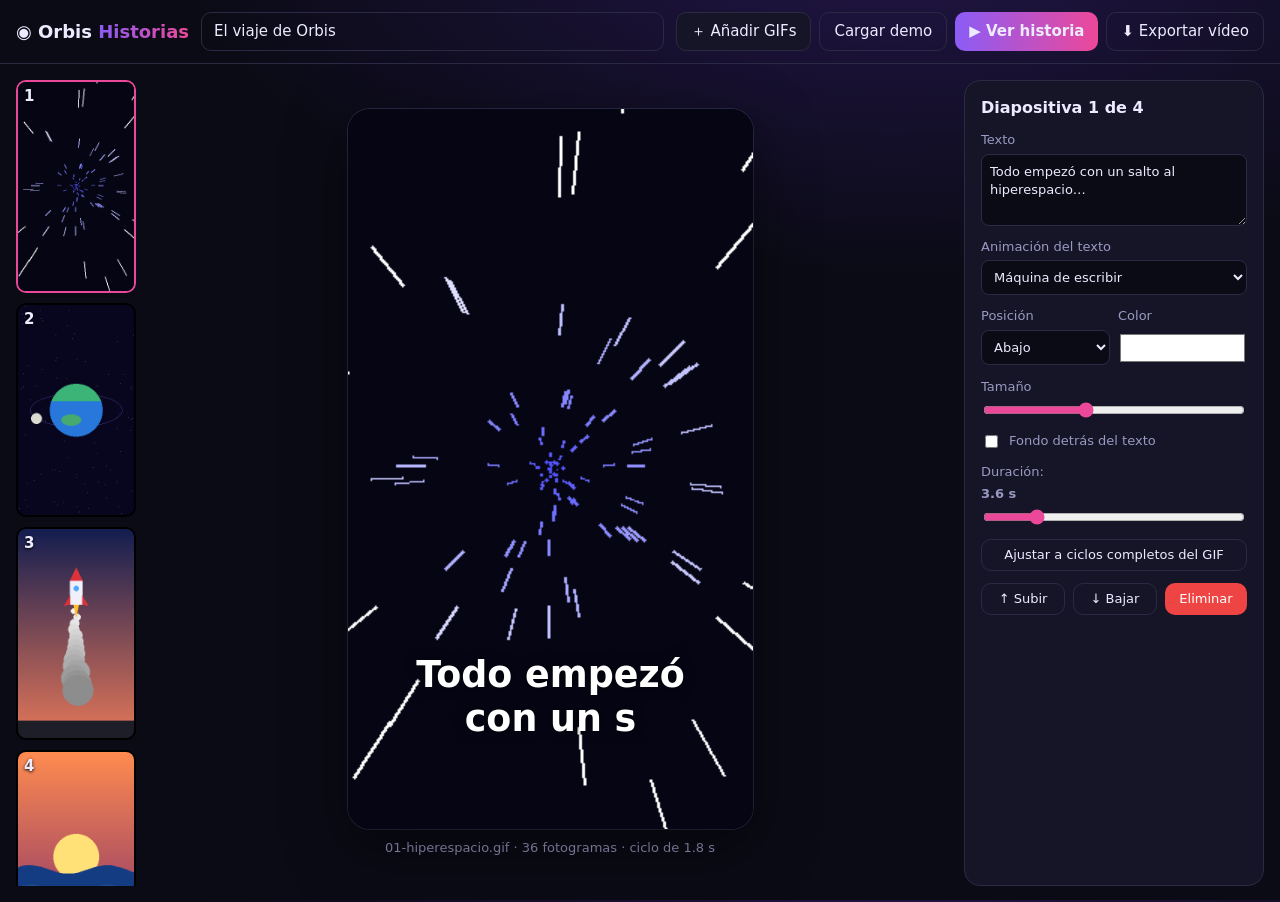
<file: index.html>
<!doctype html>
<html lang="es">
<head>
  <meta charset="utf-8" />
  <meta name="viewport" content="width=device-width, initial-scale=1" />
  <title>Orbis Historias</title>
  <link rel="stylesheet" href="css/styles.css" />
</head>
<body>
  <header class="topbar">
    <div class="brand">◉ Orbis <span>Historias</span></div>
    <input id="title" class="title" placeholder="Título de la historia" maxlength="40" />
    <div class="actions">
      <label class="btn">＋ Añadir GIFs<input id="file" type="file" accept="image/gif" multiple hidden /></label>
      <button id="demo" class="btn ghost">Cargar demo</button>
      <button id="play" class="btn primary">▶ Ver historia</button>
      <button id="export" class="btn ghost">⬇ Exportar vídeo</button>
    </div>
  </header>

  <main class="layout">
    <aside class="strip" id="strip" aria-label="Diapositivas"></aside>

    <section class="stage">
      <div class="phone" id="phone">
        <div class="empty" id="empty">
          <p class="big">Arrastra aquí tus GIFs animados</p>
          <p>Cada GIF con movimiento se convierte en una diapositiva de tu historia.<br />Los GIFs estáticos se descartan.</p>
        </div>
        <img id="previewImg" alt="" />
        <canvas id="previewText"></canvas>
      </div>
      <p class="meta" id="meta"></p>
    </section>

    <aside class="panel" id="panel" hidden>
      <h2>Diapositiva <span id="slideNum"></span></h2>
      <label>Texto
        <textarea id="caption" rows="3" placeholder="Escribe algo sobre este momento…"></textarea>
      </label>
      <label>Animación del texto <select id="anim"></select></label>
      <div class="row">
        <label>Posición
          <select id="pos">
            <option value="top">Arriba</option>
            <option value="center">Centro</option>
            <option value="bottom">Abajo</option>
          </select>
        </label>
        <label>Color <input id="color" type="color" /></label>
      </div>
      <label>Tamaño <input id="size" type="range" min="50" max="180" /></label>
      <label class="check"><input id="box" type="checkbox" /> Fondo detrás del texto</label>
      <label>Duración: <b id="durLabel"></b>
        <input id="duration" type="range" min="1000" max="15000" step="100" />
      </label>
      <button id="fitLoop" class="btn ghost small">Ajustar a ciclos completos del GIF</button>
      <div class="row">
        <button id="up" class="btn ghost small">↑ Subir</button>
        <button id="down" class="btn ghost small">↓ Bajar</button>
        <button id="remove" class="btn danger small">Eliminar</button>
      </div>
    </aside>
  </main>

  <!-- Visor a pantalla completa -->
  <div class="viewer" id="viewer" hidden>
    <div class="story">
      <div class="bars" id="bars"></div>
      <div class="story-head"><span class="avatar">◉</span><b id="vTitle"></b><button id="close" class="x" aria-label="Cerrar">✕</button></div>
      <img id="vImg" alt="" />
      <canvas id="vText"></canvas>
      <div class="tap left" id="tapPrev"></div>
      <div class="tap right" id="tapNext"></div>
      <div class="paused" id="paused" hidden>❚❚</div>
    </div>
  </div>

  <div class="progress" id="videoOut" hidden>
    <div class="out">
      <video id="outVideo" controls playsinline loop></video>
      <div class="row">
        <a id="outLink" class="btn primary" download>⬇ Descargar vídeo</a>
        <button id="outClose" class="btn ghost">Cerrar</button>
      </div>
    </div>
  </div>
  <div class="toast" id="toast" hidden></div>
  <div class="progress" id="exporting" hidden><div><p>Grabando vídeo…</p><progress id="exportBar" max="1" value="0"></progress></div></div>

  <script type="module" src="js/app.js"></script>
</body>
</html>
</file>
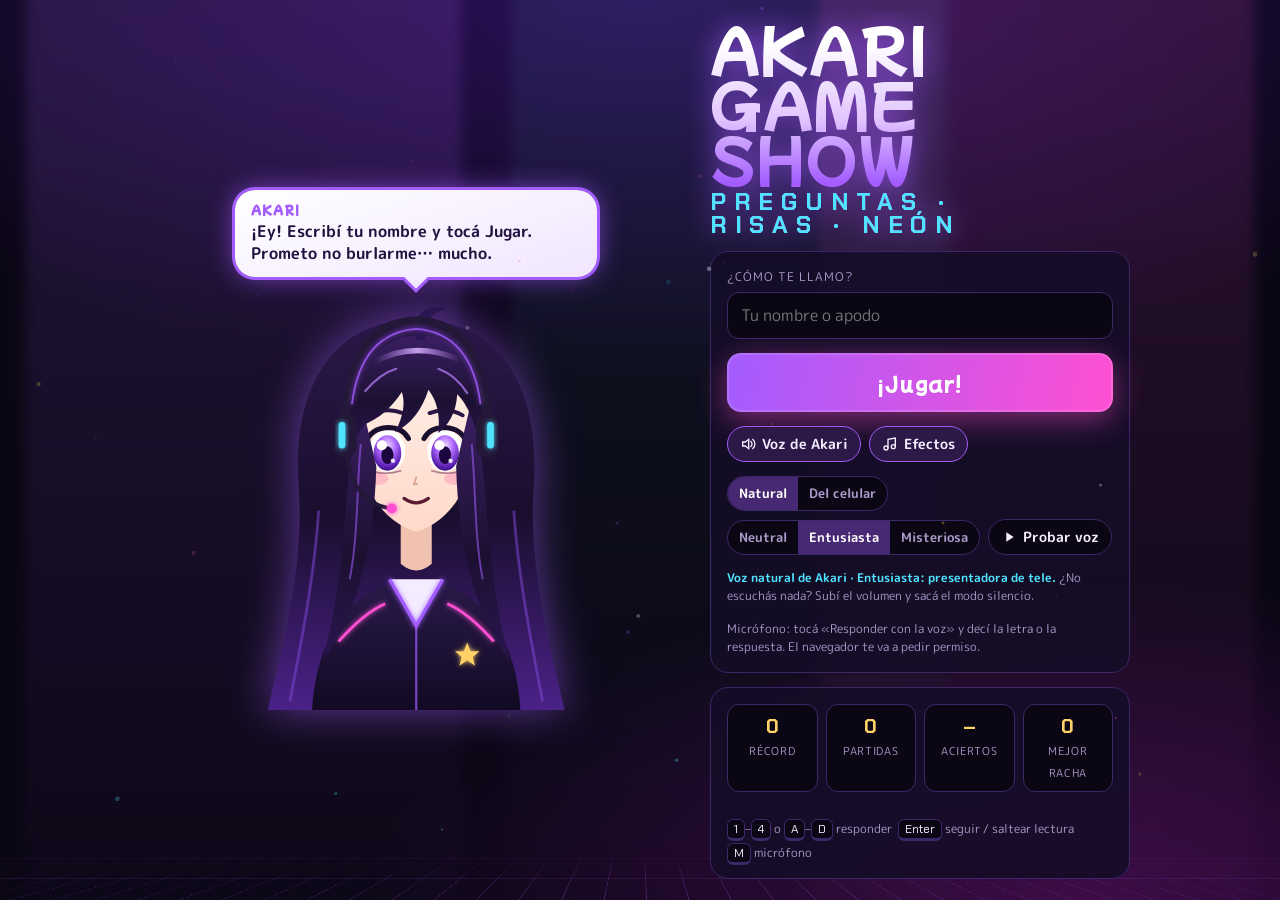
<file: akari/index.html>
<!doctype html>
<html lang="es">
<head>
<meta charset="utf-8">
<meta name="viewport" content="width=device-width,initial-scale=1,viewport-fit=cover">
<!--WRAP-END-->
<title>Akari Game Show</title>
<meta name="claude:viewport-fit-sides" content="cover">
<meta name="theme-color" content="#0a0614">
<link rel="preconnect" href="https://fonts.googleapis.com">
<link rel="preconnect" href="https://fonts.gstatic.com" crossorigin>
<link rel="stylesheet" href="https://fonts.googleapis.com/css2?family=Chakra+Petch:wght@500;700&family=M+PLUS+Rounded+1c:wght@400;700;800&family=Mochiy+Pop+One&display=swap">
<style>
/* Layout: plató de neón a pantalla completa. Akari a la izquierda (arriba en el celular), tablero de preguntas a la derecha. Un solo look oscuro a propósito. */
:root{
  --ink:#0a0614; --panel:#150d27; --panel-2:#1f1439; --line:#3b2868;
  --violet:#a35cff; --pink:#ff4fd2; --cyan:#4fe3ff; --gold:#ffd166;
  --good:#4dffa6; --bad:#ff4d6d; --text:#f4eeff; --muted:#a99cca;
  --f-display:"Mochiy Pop One","M PLUS Rounded 1c",system-ui,sans-serif;
  --f-body:"M PLUS Rounded 1c",system-ui,-apple-system,"Segoe UI",sans-serif;
  --f-hud:"Chakra Petch",ui-monospace,"SFMono-Regular",Menlo,monospace;
  color-scheme:dark;
}
html,body{height:100%}
body{margin:0;background:var(--ink);color:var(--text);font-family:var(--f-body);font-size:15px;overflow:hidden;-webkit-tap-highlight-color:transparent}
button,input{font:inherit;color:inherit}
button{cursor:pointer}
:focus-visible{outline:3px solid var(--cyan);outline-offset:3px}
[hidden]{display:none!important}

/* ---------- Escenario de fondo ---------- */
#bg{position:fixed;inset:0;overflow:hidden;z-index:0;pointer-events:none;
  background:radial-gradient(120% 70% at 50% 0%,#2a0f56 0%,transparent 60%),radial-gradient(80% 50% at 85% 100%,#3a0b45 0%,transparent 70%),var(--ink)}
.beam{position:absolute;top:-10%;width:34vmax;height:120vmax;transform-origin:50% 0;
  background:linear-gradient(to bottom,color-mix(in srgb,var(--violet) 38%,transparent),transparent 70%);
  filter:blur(6px);opacity:.45;mix-blend-mode:screen;animation:sweep 9s ease-in-out infinite alternate}
.beam.b1{left:2%;animation-delay:-2s}
.beam.b2{right:2%;animation-duration:11s;background:linear-gradient(to bottom,color-mix(in srgb,var(--pink) 32%,transparent),transparent 70%)}
.beam.b3{left:40%;animation-duration:13s;opacity:.25;background:linear-gradient(to bottom,color-mix(in srgb,var(--cyan) 30%,transparent),transparent 65%)}
@keyframes sweep{from{transform:rotate(-24deg)}to{transform:rotate(24deg)}}
.floor{position:absolute;left:-50%;right:-50%;bottom:-6%;height:52%;transform:perspective(420px) rotateX(62deg);transform-origin:50% 100%;
  background-image:linear-gradient(color-mix(in srgb,var(--violet) 55%,transparent) 1.5px,transparent 1.5px),linear-gradient(90deg,color-mix(in srgb,var(--violet) 55%,transparent) 1.5px,transparent 1.5px);
  background-size:56px 56px;animation:floor 3s linear infinite;
  -webkit-mask-image:linear-gradient(to top,#000 10%,transparent 85%);mask-image:linear-gradient(to top,#000 10%,transparent 85%)}
@keyframes floor{to{background-position:0 56px,0 0}}
#fx{position:fixed;inset:0;width:100%;height:100%;z-index:5;pointer-events:none}

/* ---------- App ---------- */
#app{position:relative;z-index:1;height:100%;display:flex;flex-direction:column;
  padding-left:max(16px,env(safe-area-inset-left,0px));padding-right:max(16px,env(safe-area-inset-right,0px));padding-block:10px;box-sizing:border-box}
.screen{flex:1;min-height:0;display:flex;flex-direction:column}
.screen[hidden]{display:none!important}

/* ---------- Akari ---------- */
#akStage{position:relative;display:flex;align-items:center;justify-content:center;min-height:0}
#akWrap{position:relative;height:100%;aspect-ratio:300/380;max-width:100%;cursor:pointer;filter:drop-shadow(0 0 22px color-mix(in srgb,var(--violet) 55%,transparent))}
#akari{width:100%;height:100%;display:block;overflow:visible}
#akari *{transform-box:fill-box}
#akBody{animation:breathe 3.6s ease-in-out infinite;transform-origin:50% 100%}
@keyframes breathe{50%{transform:translateY(2.5px) scaleY(.995)}}
#akHead{transform-origin:50% 90%;transition:transform .35s cubic-bezier(.3,1.6,.5,1)}
#ahoge{transform-origin:20% 100%;animation:bob 2.4s ease-in-out infinite}
@keyframes bob{50%{transform:rotate(14deg)}}
.lock{transform-origin:50% 0;animation:sway 4.2s ease-in-out infinite}
#lockR{animation-delay:-2.1s}
@keyframes sway{50%{transform:skewX(3deg)}}
.eye-open{transform-origin:center;transition:transform .07s}
.iris{transition:transform .25s ease-out}
.eye-happy,.eye-closed,.fx-a{display:none}
#akari.blink .eye-open{transform:scaleY(.08)}
.brow{transform-origin:center;transition:transform .25s}
.blush{opacity:.45;transition:opacity .3s}
.mouth{display:none}.mouth.on{display:inline}
.mood-happy .eye-open,.mood-laugh .eye-open{display:none}
.mood-happy .eye-happy,.mood-laugh .eye-happy{display:inline}
.mood-happy .blush,.mood-laugh .blush,.mood-sad .blush{opacity:.85}
.mood-smug #eyeR .eye-open{display:none}.mood-smug #eyeR .eye-happy{display:inline}
.mood-smug #browL{transform:rotate(7deg) translateY(1px)}
.mood-surprised .brow{transform:translateY(-7px)}
.mood-surprised .iris{transform:scale(.78)!important}
.mood-sad #browL{transform:rotate(-13deg) translateY(-1px)}.mood-sad #browR{transform:rotate(13deg) translateY(-1px)}
.mood-fired #browL{transform:rotate(14deg) translateY(2px)}.mood-fired #browR{transform:rotate(-14deg) translateY(2px)}
.mood-think #browR{transform:translateY(-5px) rotate(-4deg)}
.mood-happy #fxSpark,.mood-fired #fxSpark{display:inline}
.mood-surprised #fxSweat,.mood-sad #fxSweat{display:inline}
.mood-laugh #fxHa{display:inline}
.mood-fired #fxFire{display:inline}
.fx-a{animation:fxpop 1.2s ease-in-out infinite;transform-origin:center}
@keyframes fxpop{50%{transform:translateY(-4px) scale(1.08)}}
#akWrap.r-jump{animation:jump .7s cubic-bezier(.3,1.7,.5,1)}
@keyframes jump{30%{transform:translateY(-9%) scale(1.03)}60%{transform:translateY(0) scale(.98,1.02)}}
#akWrap.r-shake{animation:shake .7s ease-in-out}
@keyframes shake{20%{transform:rotate(-4deg)}40%{transform:rotate(4deg)}60%{transform:rotate(-3deg)}80%{transform:rotate(2deg)}}
#akWrap.r-gasp{animation:gasp .5s ease-out}
@keyframes gasp{30%{transform:scale(1.07) translateY(-3%)}}
#akWrap.r-lean{animation:lean .9s ease-in-out}
@keyframes lean{40%{transform:rotate(-5deg) translateX(-3%)}}

.bubble{position:relative;background:linear-gradient(160deg,#fff 0%,#f1e6ff 100%);color:#22123f;border-radius:20px;padding:12px 16px;
  font-weight:700;line-height:1.4;box-shadow:0 0 0 3px var(--violet),0 0 26px color-mix(in srgb,var(--violet) 70%,transparent);min-height:2.8em}
.bubble .who{display:block;font-family:var(--f-display);font-size:.72rem;letter-spacing:.08em;color:var(--violet);margin-bottom:2px}
.bubble p{margin:0;font-size:1rem}
.bubble::after{content:"";position:absolute;width:18px;height:18px;background:#f6efff;box-shadow:3px 3px 0 0 var(--violet);transform:rotate(45deg)}

/* ---------- Pantalla de inicio ---------- */
#title{overflow-y:auto;align-items:center;gap:14px;padding-block:6px}
.title-grid{display:grid;grid-template-columns:minmax(240px,1fr) minmax(280px,420px);gap:28px;align-items:center;width:min(980px,100%);margin:auto}
#titleSlot #akStage{height:min(62vh,520px);flex-direction:column;gap:12px}
#titleSlot #akWrap{flex:1}
#titleSlot .bubble{order:-1;max-width:330px}
#titleSlot .bubble::after{bottom:-8px;left:50%;margin-left:-9px}
.logo{margin:0;font-family:var(--f-display);font-weight:400;line-height:.95;text-wrap:balance;font-size:clamp(2.2rem,6vw,3.6rem);
  background:linear-gradient(180deg,#fff 10%,#e2c6ff 45%,var(--violet) 75%,var(--pink));-webkit-background-clip:text;background-clip:text;color:transparent;
  filter:drop-shadow(0 0 14px color-mix(in srgb,var(--violet) 80%,transparent));animation:flicker 5s infinite}
.logo small{display:block;font-size:.42em;letter-spacing:.32em;color:var(--cyan);-webkit-text-fill-color:var(--cyan);margin-top:6px;font-family:var(--f-hud);font-weight:700}
@keyframes flicker{0%,92%,100%{opacity:1}93%{opacity:.55}95%{opacity:1}96%{opacity:.7}}
.panel{background:color-mix(in srgb,var(--panel) 88%,transparent);border:1px solid var(--line);border-radius:18px;padding:16px;backdrop-filter:blur(6px)}
.menu{display:flex;flex-direction:column;gap:14px}
.field label{display:block;font-size:.78rem;letter-spacing:.08em;text-transform:uppercase;color:var(--muted);margin-bottom:6px}
.field input{width:100%;box-sizing:border-box;background:var(--ink);border:1px solid var(--line);border-radius:12px;padding:11px 13px;font-size:1rem}
.field input:focus{border-color:var(--violet);outline:none;box-shadow:0 0 0 3px color-mix(in srgb,var(--violet) 35%,transparent)}
.btn{border:0;border-radius:14px;padding:13px 18px;font-weight:800;font-size:1rem;background:var(--panel-2);border:1px solid var(--line);transition:transform .12s,box-shadow .2s,background .2s}
.btn:hover{transform:translateY(-2px);box-shadow:0 6px 20px color-mix(in srgb,var(--violet) 35%,transparent)}
.btn:active{transform:translateY(1px) scale(.98)}
.btn.primary{font-family:var(--f-display);font-weight:400;font-size:1.25rem;letter-spacing:.03em;color:#fff;border:0;padding:15px 18px;
  background:linear-gradient(100deg,var(--violet),var(--pink));box-shadow:0 0 0 2px #ffffff22 inset,0 8px 30px color-mix(in srgb,var(--pink) 45%,transparent);animation:pulse 2.2s ease-in-out infinite}
@keyframes pulse{50%{box-shadow:0 0 0 2px #ffffff33 inset,0 8px 42px color-mix(in srgb,var(--pink) 70%,transparent)}}
.row{display:flex;gap:10px;flex-wrap:wrap}
.row>*{flex:1}
.stats{display:grid;grid-template-columns:repeat(4,1fr);gap:8px}
.stat{background:var(--ink);border:1px solid var(--line);border-radius:12px;padding:8px 6px;text-align:center}
.stat b{display:block;font-family:var(--f-hud);font-size:1.25rem;font-variant-numeric:tabular-nums;color:var(--gold)}
.stat span{font-size:.68rem;color:var(--muted);letter-spacing:.06em;text-transform:uppercase}
.toggles{display:flex;gap:8px;flex-wrap:wrap}
.chip-toggle{display:inline-flex;align-items:center;gap:6px;padding:7px 12px;border-radius:999px;border:1px solid var(--line);background:var(--ink);font-size:.85rem;font-weight:700}
.chip-toggle[aria-pressed="true"]{border-color:var(--violet);background:color-mix(in srgb,var(--violet) 22%,var(--ink))}
.chip-toggle svg{width:16px;height:16px}
.note{font-size:.78rem;color:var(--muted);line-height:1.45;margin:0}
.note b{color:var(--cyan);font-weight:700}
.voice-box{display:flex;gap:8px;flex-wrap:wrap;align-items:center}
.seg{display:inline-flex;border:1px solid var(--line);border-radius:999px;overflow:hidden;background:var(--ink)}
.seg button{border:0;background:none;padding:7px 11px;font-size:.82rem;font-weight:700;color:var(--muted)}
.seg button[aria-pressed="true"]{background:color-mix(in srgb,var(--violet) 40%,var(--ink));color:#fff}
.hist{list-style:none;margin:0;padding:0;display:flex;flex-direction:column;gap:4px;font-size:.85rem}
.hist li{display:flex;justify-content:space-between;gap:8px;color:var(--muted);font-variant-numeric:tabular-nums}
.hist li b{color:var(--text);font-family:var(--f-hud)}
.keys{display:flex;gap:6px;flex-wrap:wrap;font-size:.75rem;color:var(--muted)}
kbd{font-family:var(--f-hud);background:var(--ink);border:1px solid var(--line);border-bottom-width:3px;border-radius:6px;padding:1px 6px;color:var(--text)}

/* ---------- HUD ---------- */
.hud{display:flex;align-items:center;gap:10px;padding-bottom:8px;flex-wrap:wrap}
.hud .brand{font-family:var(--f-display);font-size:1rem;color:#fff;text-shadow:0 0 12px var(--violet);white-space:nowrap}
.hud .brand em{font-style:normal;color:var(--pink)}
.hud-stats{display:flex;gap:8px;align-items:center;margin-left:auto}
.pill{display:flex;align-items:baseline;gap:6px;background:var(--panel);border:1px solid var(--line);border-radius:999px;padding:5px 12px;font-family:var(--f-hud);font-weight:700;font-variant-numeric:tabular-nums;white-space:nowrap}
.pill small{font-size:.65rem;color:var(--muted);letter-spacing:.1em}
#hudScore{color:var(--gold);min-width:3.5ch;text-align:right;display:inline-block}
#hudScore.bump{animation:bump .4s}
@keyframes bump{40%{transform:scale(1.35);color:#fff}}
.hearts{letter-spacing:2px;font-size:1rem}
.hearts i{font-style:normal;color:var(--pink);text-shadow:0 0 8px var(--pink);display:inline-block}
.hearts i.lost{color:#4a3a63;text-shadow:none}
.hearts i.pop{animation:heartpop .6s}
@keyframes heartpop{30%{transform:scale(1.8) rotate(-15deg)}}
#hudStreak{color:#ffb347}
.icon-btn{width:38px;height:38px;border-radius:12px;border:1px solid var(--line);background:var(--panel);display:grid;place-items:center;padding:0}
.icon-btn svg{width:19px;height:19px}
.icon-btn[aria-pressed="false"]{opacity:.5}
.icon-btn.armed{border-color:var(--bad);color:var(--bad);width:auto;padding:0 10px;font-size:.78rem;font-weight:800}

/* ---------- Partida ---------- */
.game{flex:1;min-height:0;display:grid;grid-template-columns:minmax(260px,40%) minmax(0,1fr);gap:18px}
.game>*{min-width:0}
#gameSlot{min-height:0;display:flex}
#gameSlot #akStage{flex:1;min-width:0;flex-direction:column;justify-content:flex-end;gap:10px}
#gameSlot #akWrap{flex:1;min-height:0}
#gameSlot .bubble{width:100%;box-sizing:border-box;order:-1}
#gameSlot .bubble::after{bottom:-8px;left:50%;margin-left:-9px}
.board{min-height:0;overflow-y:auto;display:flex;flex-direction:column;gap:12px;padding:2px 2px 6px}
.qmeta{display:flex;gap:8px;align-items:center;flex-wrap:wrap}
.tag{font-size:.72rem;font-weight:800;letter-spacing:.08em;text-transform:uppercase;padding:5px 10px;border-radius:8px;background:var(--panel-2);border:1px solid var(--line)}
.tag.lv{color:var(--cyan);border-color:color-mix(in srgb,var(--cyan) 45%,var(--line))}
.tag.cat{color:#fff;background:linear-gradient(90deg,color-mix(in srgb,var(--violet) 55%,var(--panel)),var(--panel-2))}
.tag.count{margin-left:auto;font-family:var(--f-hud);font-variant-numeric:tabular-nums}
.qcard{position:relative;padding:18px 18px 16px;border-radius:18px;background:linear-gradient(160deg,var(--panel-2),var(--panel));border:1px solid var(--line);
  box-shadow:0 0 0 1px #ffffff0d inset,0 10px 40px #0008}
.qcard::before{content:"";position:absolute;inset:-1px;border-radius:inherit;padding:1.5px;background:linear-gradient(120deg,var(--violet),transparent 40%,transparent 60%,var(--pink));
  -webkit-mask:linear-gradient(#000 0 0) content-box,linear-gradient(#000 0 0);-webkit-mask-composite:xor;mask-composite:exclude;pointer-events:none}
#qText{margin:0;font-family:var(--f-display);font-weight:400;font-size:clamp(1.1rem,2.4vw,1.55rem);line-height:1.3;text-wrap:balance}
.qcard.enter{animation:qin .5s cubic-bezier(.2,1.4,.4,1)}
@keyframes qin{from{transform:translateY(14px) scale(.96);opacity:0}}
.timer{display:flex;align-items:center;gap:10px}
.timer-bar{flex:1;height:10px;border-radius:99px;background:var(--ink);border:1px solid var(--line);overflow:hidden}
#timerFill{height:100%;width:100%;transform-origin:0 50%;background:linear-gradient(90deg,var(--cyan),var(--violet),var(--pink));box-shadow:0 0 12px var(--violet)}
.timer.danger #timerFill{background:linear-gradient(90deg,var(--bad),#ff9a4d);animation:blinkbar .5s steps(2) infinite}
@keyframes blinkbar{50%{opacity:.55}}
#timerNum{font-family:var(--f-hud);font-weight:700;width:2.2ch;text-align:right;font-variant-numeric:tabular-nums;font-size:1.1rem}
.timer.danger #timerNum{color:var(--bad)}
.answers{display:grid;grid-template-columns:1fr 1fr;gap:10px}
.ans{position:relative;display:flex;align-items:center;gap:12px;text-align:left;min-height:58px;padding:10px 14px 10px 10px;border-radius:14px;
  background:linear-gradient(180deg,#24184a,#1a1036);border:1.5px solid var(--line);font-weight:800;font-size:1rem;line-height:1.25;
  transition:transform .15s,border-color .2s,box-shadow .2s,opacity .3s;animation:ain .45s cubic-bezier(.2,1.4,.4,1) backwards}
.ans:nth-child(2){animation-delay:.06s}.ans:nth-child(3){animation-delay:.12s}.ans:nth-child(4){animation-delay:.18s}
@keyframes ain{from{transform:translateX(-14px);opacity:0}}
.ans .k{flex:none;width:34px;height:34px;display:grid;place-items:center;font-family:var(--f-hud);font-weight:700;border-radius:10px;
  background:var(--ink);border:1.5px solid var(--violet);color:var(--violet);transition:.2s}
.ans:not(:disabled):hover{transform:translateY(-2px);border-color:var(--violet);box-shadow:0 0 22px color-mix(in srgb,var(--violet) 45%,transparent)}
.ans:not(:disabled):hover .k{background:var(--violet);color:#fff}
.ans:disabled{cursor:default}
.ans.correct{border-color:var(--good);background:linear-gradient(180deg,#0f4a35,#0b2d22);box-shadow:0 0 26px color-mix(in srgb,var(--good) 55%,transparent);animation:okpulse .8s}
.ans.correct .k{background:var(--good);border-color:var(--good);color:#04261a}
.ans.wrong{border-color:var(--bad);background:linear-gradient(180deg,#4d1426,#2b0b17);animation:wshake .45s}
.ans.wrong .k{background:var(--bad);border-color:var(--bad);color:#fff}
.ans.dim{opacity:.38}
.ans.removed{opacity:.12;filter:grayscale(1)}
.ans.heard{outline:2px dashed var(--cyan);outline-offset:3px}
@keyframes okpulse{40%{transform:scale(1.04)}}
@keyframes wshake{20%,60%{transform:translateX(-6px)}40%,80%{transform:translateX(6px)}}
.actions{display:flex;gap:10px;align-items:center;flex-wrap:wrap}
.actions .btn{display:inline-flex;align-items:center;gap:8px}
.actions svg{width:18px;height:18px}
#micBtn.listening{border-color:var(--pink);color:#fff;background:color-mix(in srgb,var(--pink) 30%,var(--panel-2));animation:pulse 1.2s infinite}
#nextBtn{margin-left:auto;font-family:var(--f-display);font-weight:400;color:#fff;border:0;background:linear-gradient(100deg,var(--violet),var(--pink))}
#heard{font-size:.85rem;color:var(--cyan);min-height:1.2em;margin:0}
.explain{margin:0;padding:12px 14px;border-radius:14px;background:var(--ink);border:1px solid var(--line);line-height:1.45;font-size:.95rem}
.explain b{color:var(--good)}
.explain.bad b{color:var(--bad)}
.scorepop{position:fixed;z-index:6;font-family:var(--f-hud);font-weight:700;font-size:1.6rem;color:var(--gold);text-shadow:0 0 12px var(--gold);pointer-events:none;animation:rise 1.1s ease-out forwards}
@keyframes rise{to{transform:translateY(-60px);opacity:0}}

/* Cartel de nivel */
#banner{position:fixed;left:0;right:0;top:38%;z-index:7;text-align:center;pointer-events:none;padding:14px 16px;
  background:linear-gradient(90deg,transparent,color-mix(in srgb,var(--violet) 80%,transparent) 20%,color-mix(in srgb,var(--pink) 80%,transparent) 80%,transparent);
  font-family:var(--f-display);font-size:clamp(1.4rem,5vw,2.6rem);color:#fff;text-shadow:0 0 18px #fff8;animation:banner 2.2s ease-in-out forwards}
#banner small{display:block;font-family:var(--f-hud);font-size:.4em;letter-spacing:.3em}
@keyframes banner{0%{transform:translateX(-100%) skewX(-12deg)}18%,82%{transform:none}100%{transform:translateX(100%) skewX(-12deg)}}

/* ---------- Final ---------- */
#end{overflow-y:auto;align-items:center}
.end-grid{display:grid;grid-template-columns:minmax(220px,1fr) minmax(280px,440px);gap:24px;align-items:center;width:min(940px,100%);margin:auto}
#endSlot #akStage{height:min(60vh,480px);flex-direction:column;gap:12px}
#endSlot #akWrap{flex:1}
#endSlot .bubble{order:-1;max-width:340px}
#endSlot .bubble::after{bottom:-8px;left:50%;margin-left:-9px}
.end-score{font-family:var(--f-hud);font-weight:700;font-size:clamp(3rem,10vw,4.6rem);line-height:1;color:var(--gold);text-shadow:0 0 24px color-mix(in srgb,var(--gold) 60%,transparent);font-variant-numeric:tabular-nums}
.rank{font-family:var(--f-display);font-size:1.3rem;color:#fff;margin:4px 0 0}
.record{display:inline-block;margin-top:8px;padding:4px 10px;border-radius:8px;background:var(--gold);color:#2b1a00;font-weight:800;font-size:.8rem;letter-spacing:.08em;animation:pulse 1.4s infinite}
.end-head{text-align:center}

/* ---------- Celular ---------- */
@media (max-width:820px){
  body{font-size:14px}
  .title-grid,.end-grid{grid-template-columns:1fr;gap:14px}
  #titleSlot #akStage,#endSlot #akStage{height:auto;flex-direction:row;align-items:flex-end;gap:10px}
  #titleSlot #akWrap,#endSlot #akWrap{flex:none;height:clamp(170px,30vh,260px)}
  #titleSlot .bubble,#endSlot .bubble{order:2;flex:1;align-self:center;max-width:none}
  #titleSlot .bubble::after,#endSlot .bubble::after{bottom:auto;top:50%;left:-8px;margin:-9px 0 0;box-shadow:-3px 3px 0 0 var(--violet)}
  .logo{text-align:center}
  .game{grid-template-columns:1fr;grid-template-rows:auto minmax(0,1fr);gap:10px}
  #gameSlot #akStage{flex-direction:row;align-items:flex-end;gap:10px}
  #gameSlot #akWrap{flex:none;height:clamp(130px,22vh,200px)}
  #gameSlot .bubble{order:2;flex:1;align-self:center;padding:10px 12px}
  #gameSlot .bubble p{font-size:.92rem}
  #gameSlot .bubble::after{bottom:auto;top:50%;left:-8px;margin:-9px 0 0;box-shadow:-3px 3px 0 0 var(--violet)}
  .answers{gap:8px}
  .ans{min-height:52px;padding:8px 10px 8px 8px;gap:8px;font-size:.9rem}
  .ans .k{width:28px;height:28px;border-radius:8px}
  .pill small{display:none}
  #explain{display:none}
  .board{gap:10px}
  .actions .btn{padding:10px 14px}
  .hud .brand{display:none}
  .hud-stats{margin-left:0}
  .hud{gap:6px}
  .pill{padding:4px 9px}
  .icon-btn{width:34px;height:34px;border-radius:10px}
  .hud .hud-stats{flex:1}
  .qcard{padding:14px}
  .keys{display:none}
}
@media (max-width:420px){ .stats{grid-template-columns:repeat(2,1fr)} .hud{gap:5px} .hud-stats{gap:5px} .icon-btn{width:32px;height:32px} .pill{padding:4px 8px} }
@media (max-width:340px){ .answers{grid-template-columns:1fr} #hSfx{display:none} }
@media (prefers-reduced-motion:reduce){*,*::before,*::after{animation-duration:.01ms!important;animation-iteration-count:1!important;transition-duration:.01ms!important}}
</style>

<div id="bg" aria-hidden="true"><div class="beam b1"></div><div class="beam b2"></div><div class="beam b3"></div><div class="floor"></div></div>
<canvas id="fx" aria-hidden="true"></canvas>

<div id="app">
  <!-- Akari: un único SVG que se mueve entre pantallas -->
  <div id="akStage">
    <div class="bubble" aria-live="polite"><span class="who">AKARI</span><p id="bubbleText">¡Hola! Soy Akari. ¿Jugamos?</p></div>
    <div id="akWrap" title="Tocá a Akari">
      <svg id="akari" class="mood-neutral" viewBox="0 0 300 380" role="img" aria-label="Akari, la presentadora del show">
        <defs>
          <linearGradient id="hairG" x1="0" y1="0" x2="0" y2="1"><stop offset="0" stop-color="#2b1748"/><stop offset=".5" stop-color="#1a0e2e"/><stop offset="1" stop-color="#4a2288"/></linearGradient>
          <linearGradient id="hairFront" x1="0" y1="0" x2="0" y2="1"><stop offset="0" stop-color="#3a1f63"/><stop offset=".6" stop-color="#1c1031"/><stop offset="1" stop-color="#2a1550"/></linearGradient>
          <linearGradient id="hairHi" x1="0" x2="1"><stop offset="0" stop-color="#c08cff" stop-opacity="0"/><stop offset=".5" stop-color="#d4adff"/><stop offset="1" stop-color="#c08cff" stop-opacity="0"/></linearGradient>
          <radialGradient id="irisG" cx=".5" cy=".3" r=".75"><stop offset="0" stop-color="#f0dcff"/><stop offset=".4" stop-color="#b06bff"/><stop offset=".8" stop-color="#5a1fb0"/><stop offset="1" stop-color="#2c0b63"/></radialGradient>
          <linearGradient id="skinG" x1="0" y1="0" x2="0" y2="1"><stop offset="0" stop-color="#fff0e8"/><stop offset="1" stop-color="#ffd9ca"/></linearGradient>
          <linearGradient id="jacketG" x1="0" y1="0" x2="0" y2="1"><stop offset="0" stop-color="#2a1a4a"/><stop offset="1" stop-color="#120a24"/></linearGradient>
          <filter id="glow" x="-50%" y="-50%" width="200%" height="200%"><feGaussianBlur stdDeviation="2.4" result="b"/><feMerge><feMergeNode in="b"/><feMergeNode in="SourceGraphic"/></feMerge></filter>
        </defs>
        <g id="akBody">
          <!-- pelo de atrás -->
          <path d="M150 28C68 28 38 98 44 178C49 250 30 320 16 380H284C270 320 251 250 256 178C262 98 232 28 150 28Z" fill="url(#hairG)"/>
          <path d="M62 200C58 260 46 320 36 372" stroke="#7d45d6" stroke-width="2.5" fill="none" opacity=".55"/>
          <path d="M238 200C242 260 254 320 264 372" stroke="#7d45d6" stroke-width="2.5" fill="none" opacity=".55"/>
          <!-- cuerpo -->
          <path d="M136 198V248Q150 260 164 248V198Z" fill="#f2c2b0"/>
          <path d="M56 380C60 306 98 266 150 260C202 266 240 306 244 380Z" fill="url(#jacketG)"/>
          <path d="M126 262L150 304L174 262Z" fill="#f4ecff"/>
          <path d="M150 304V380" stroke="#a35cff" stroke-width="2" opacity=".7"/>
          <path d="M126 262L150 304L174 262" fill="none" stroke="#a35cff" stroke-width="3" filter="url(#glow)"/>
          <path d="M80 318C96 300 108 290 122 284M220 318C204 300 192 290 178 284" stroke="#ff4fd2" stroke-width="2.5" fill="none" filter="url(#glow)"/>
          <g transform="translate(196 330)"><path d="M0-11L3-3L11-3L5 2L7 10L0 5L-7 10L-5 2L-11-3L-3-3Z" fill="#ffd166" filter="url(#glow)"/></g>
          <g id="akHead">
            <!-- cara -->
            <path d="M96 128C96 80 120 62 150 62C180 62 204 80 204 128C204 174 182 210 150 219C118 210 96 174 96 128Z" fill="url(#skinG)"/>
            <ellipse class="blush" cx="113" cy="171" rx="12" ry="6" fill="#ff8fb3"/>
            <ellipse class="blush" cx="187" cy="171" rx="12" ry="6" fill="#ff8fb3"/>
            <!-- ojos -->
            <g id="eyeL">
              <g class="eye-open">
                <ellipse cx="124" cy="146" rx="16" ry="19" fill="#fff"/>
                <g class="iris"><ellipse cx="124" cy="148" rx="12.5" ry="16" fill="url(#irisG)"/><ellipse cx="124" cy="150" rx="5.5" ry="8" fill="#1d0640"/>
                  <circle cx="119" cy="141" r="4.6" fill="#fff"/><circle cx="129" cy="155" r="2" fill="#fff" opacity=".85"/></g>
                <path d="M105 138Q109 126 124 125Q138 125 143 135" fill="none" stroke="#1a0e2e" stroke-width="4.5" stroke-linecap="round"/>
                <path d="M106 137L99 131" stroke="#1a0e2e" stroke-width="3" stroke-linecap="round"/>
                <path d="M112 165Q124 168 136 164" fill="none" stroke="#b07a8a" stroke-width="1.5" stroke-linecap="round"/>
              </g>
              <path class="eye-happy" d="M108 150Q124 132 140 150" fill="none" stroke="#1a0e2e" stroke-width="4.5" stroke-linecap="round"/>
            </g>
            <g id="eyeR">
              <g class="eye-open">
                <ellipse cx="176" cy="146" rx="16" ry="19" fill="#fff"/>
                <g class="iris"><ellipse cx="176" cy="148" rx="12.5" ry="16" fill="url(#irisG)"/><ellipse cx="176" cy="150" rx="5.5" ry="8" fill="#1d0640"/>
                  <circle cx="171" cy="141" r="4.6" fill="#fff"/><circle cx="181" cy="155" r="2" fill="#fff" opacity=".85"/></g>
                <path d="M157 135Q162 125 176 125Q191 126 195 138" fill="none" stroke="#1a0e2e" stroke-width="4.5" stroke-linecap="round"/>
                <path d="M194 137L201 131" stroke="#1a0e2e" stroke-width="3" stroke-linecap="round"/>
                <path d="M164 164Q176 168 188 165" fill="none" stroke="#b07a8a" stroke-width="1.5" stroke-linecap="round"/>
              </g>
              <path class="eye-happy" d="M160 150Q176 132 192 150" fill="none" stroke="#1a0e2e" stroke-width="4.5" stroke-linecap="round"/>
            </g>
            <path id="browL" class="brow" d="M108 114Q122 106 138 112" fill="none" stroke="#2a1748" stroke-width="3.5" stroke-linecap="round"/>
            <path id="browR" class="brow" d="M162 112Q178 106 192 114" fill="none" stroke="#2a1748" stroke-width="3.5" stroke-linecap="round"/>
            <path d="M150 170L148 176L151 176" fill="none" stroke="#d9a090" stroke-width="1.6" stroke-linecap="round"/>
            <!-- bocas -->
            <path class="mouth on" data-m="smile" d="M139 189Q150 197 161 189" fill="none" stroke="#5b1a33" stroke-width="3" stroke-linecap="round"/>
            <path class="mouth" data-m="flat" d="M142 192Q150 193 158 191" fill="none" stroke="#5b1a33" stroke-width="3" stroke-linecap="round"/>
            <path class="mouth" data-m="smirk" d="M140 192Q152 195 162 186" fill="none" stroke="#5b1a33" stroke-width="3" stroke-linecap="round"/>
            <path class="mouth" data-m="sad" d="M141 195Q150 188 159 195" fill="none" stroke="#5b1a33" stroke-width="3" stroke-linecap="round"/>
            <g class="mouth" data-m="talkS"><path d="M143 187Q150 186 157 187Q155 196 150 196Q145 196 143 187Z" fill="#6b1f3a"/></g>
            <g class="mouth" data-m="talkB"><path d="M140 185Q150 184 160 185Q158 202 150 202Q142 202 140 185Z" fill="#6b1f3a"/><ellipse cx="150" cy="198" rx="6" ry="3" fill="#ff7c9c"/></g>
            <g class="mouth" data-m="o"><ellipse cx="150" cy="193" rx="6" ry="8" fill="#6b1f3a"/><ellipse cx="150" cy="197" rx="3.5" ry="2.5" fill="#ff7c9c"/></g>
            <g class="mouth" data-m="grin"><path d="M135 184Q150 187 165 184Q162 204 150 205Q138 204 135 184Z" fill="#6b1f3a"/><path d="M137 185Q150 188 163 185L162 189Q150 191 138 189Z" fill="#fff"/><ellipse cx="150" cy="200" rx="7" ry="3.5" fill="#ff7c9c"/></g>
            <g class="mouth" data-m="laugh"><path d="M131 182Q150 186 169 182Q165 212 150 213Q135 212 131 182Z" fill="#6b1f3a"/><path d="M133 183Q150 187 167 183L166 188Q150 191 134 188Z" fill="#fff"/><ellipse cx="150" cy="206" rx="9" ry="5" fill="#ff7c9c"/></g>
            <!-- mechones laterales y flequillo -->
            <path id="lockL" class="lock" d="M101 104C82 160 92 236 66 334C94 300 112 236 114 160Z" fill="url(#hairFront)"/>
            <path id="lockR" class="lock" d="M199 104C218 160 208 236 234 334C206 300 188 236 186 160Z" fill="url(#hairFront)"/>
            <path d="M92 142C84 76 118 42 152 42C190 42 220 76 208 142C202 118 196 104 187 95C186 112 179 123 170 130C172 113 168 100 161 91C155 110 145 122 131 129C139 114 140 102 137 93C127 108 116 117 104 122C99 128 95 135 92 142Z" fill="url(#hairFront)"/>
            <path d="M112 66Q148 46 190 64" fill="none" stroke="url(#hairHi)" stroke-width="5" stroke-linecap="round" opacity=".9"/>
            <path d="M104 92Q118 76 132 72M170 72Q186 78 196 94" fill="none" stroke="#b884ff" stroke-width="2" stroke-linecap="round" opacity=".7"/>
            <path d="M100 140C96 180 98 220 90 262" fill="none" stroke="#a35cff" stroke-width="1.8" opacity=".55"/>
            <path d="M200 140C204 180 202 220 210 262" fill="none" stroke="#a35cff" stroke-width="1.8" opacity=".55"/>
            <path id="ahoge" d="M150 46C144 22 162 12 176 18C162 22 157 31 158 46Z" fill="#2a1650"/>
            <!-- auriculares -->
            <path d="M86 118Q90 30 150 28Q210 30 214 118" fill="none" stroke="#241838" stroke-width="7" stroke-linecap="round"/>
            <path d="M92 104Q100 40 150 36Q200 40 208 104" fill="none" stroke="#a35cff" stroke-width="1.6" opacity=".85" filter="url(#glow)"/>
            <rect x="76" y="112" width="20" height="40" rx="9" fill="#241838"/>
            <rect x="204" y="112" width="20" height="40" rx="9" fill="#241838"/>
            <rect x="80" y="120" width="6" height="24" rx="3" fill="#4fe3ff" filter="url(#glow)"/>
            <rect x="214" y="120" width="6" height="24" rx="3" fill="#4fe3ff" filter="url(#glow)"/>
            <path d="M88 150Q92 192 126 198" fill="none" stroke="#241838" stroke-width="3.5" stroke-linecap="round"/>
            <circle cx="128" cy="198" r="4.5" fill="#ff4fd2" filter="url(#glow)"/>
            <!-- efectos por expresión -->
            <g id="fxSpark" class="fx-a"><path d="M228 60l4 10 10 4-10 4-4 10-4-10-10-4 10-4z" fill="#ffd166"/><path d="M70 66l3 6 6 3-6 3-3 6-3-6-6-3 6-3z" fill="#4fe3ff"/></g>
            <g id="fxSweat" class="fx-a"><path d="M206 92C200 104 200 110 206 112C212 110 212 104 206 92Z" fill="#8fdcff" stroke="#fff" stroke-width="1.5"/></g>
            <g id="fxHa" class="fx-a" font-family="Mochiy Pop One, sans-serif" font-size="22" fill="#ff4fd2"><text x="214" y="70">JA</text><text x="232" y="98" font-size="16">JA</text><text x="50" y="80" font-size="18">JA</text></g>
            <g id="fxFire" class="fx-a"><path d="M232 70C224 58 232 46 238 40C238 50 248 54 246 66C244 74 236 76 232 70Z" fill="#ff7a2f"/><path d="M236 70C232 64 236 58 239 55C240 60 244 63 242 68Z" fill="#ffd166"/></g>
          </g>
        </g>
      </svg>
    </div>
  </div>

  <!-- INICIO -->
  <section id="title" class="screen" aria-label="Inicio">
    <div class="title-grid">
      <div id="titleSlot"></div>
      <div class="menu">
        <h1 class="logo">AKARI<br>GAME SHOW<small>PREGUNTAS · RISAS · NEÓN</small></h1>
        <div class="panel menu">
          <div class="field"><label for="nameIn">¿Cómo te llamo?</label><input id="nameIn" maxlength="16" autocomplete="nickname" placeholder="Tu nombre o apodo"></div>
          <button id="playBtn" class="btn primary">¡Jugar!</button>
          <button id="contBtn" class="btn" hidden>Continuar partida</button>
          <div class="toggles">
            <button class="chip-toggle" id="tVoice" aria-pressed="true"><svg viewBox="0 0 24 24" fill="none" stroke="currentColor" stroke-width="2" stroke-linecap="round"><path d="M4 9v6h4l5 4V5L8 9z"/><path d="M16 8a5 5 0 0 1 0 8M19 5a9 9 0 0 1 0 14"/></svg>Voz de Akari</button>
            <button class="chip-toggle" id="tSfx" aria-pressed="true"><svg viewBox="0 0 24 24" fill="none" stroke="currentColor" stroke-width="2" stroke-linecap="round"><path d="M9 18V5l11-2v13"/><circle cx="6" cy="18" r="3"/><circle cx="17" cy="16" r="3"/></svg>Efectos</button>
          </div>
          <div class="voice-box">
            <div class="seg" role="group" aria-label="Tipo de voz">
              <button type="button" data-vm="natural">Natural</button><button type="button" data-vm="device">Del celular</button>
            </div>
            <div class="seg" role="group" aria-label="Estilo de locución">
              <button type="button" data-vs="neutral">Neutral</button><button type="button" data-vs="hype">Entusiasta</button><button type="button" data-vs="mystery">Misteriosa</button>
            </div>
            <button type="button" class="chip-toggle" id="testVoice"><svg viewBox="0 0 24 24" fill="currentColor"><path d="M8 5v14l11-7z"/></svg>Probar voz</button>
          </div>
          <p class="note"><b id="voiceStatus">Voz: cargando…</b> ¿No escuchás nada? Subí el volumen y sacá el modo silencio.</p>
          <p class="note" id="capNote"></p>
        </div>
        <div class="panel menu">
          <div class="stats">
            <div class="stat"><b id="stBest">0</b><span>Récord</span></div>
            <div class="stat"><b id="stGames">0</b><span>Partidas</span></div>
            <div class="stat"><b id="stAcc">–</b><span>Aciertos</span></div>
            <div class="stat"><b id="stStreak">0</b><span>Mejor racha</span></div>
          </div>
          <ul class="hist" id="hist"></ul>
          <div class="keys"><span><kbd>1</kbd>–<kbd>4</kbd> o <kbd>A</kbd>–<kbd>D</kbd> responder</span><span><kbd>Enter</kbd> seguir / saltear lectura</span><span><kbd>M</kbd> micrófono</span></div>
        </div>
      </div>
    </div>
  </section>

  <!-- PARTIDA -->
  <section id="game" class="screen" aria-label="Partida" hidden>
    <div class="hud">
      <div class="brand">AKARI <em>GAME SHOW</em></div>
      <div class="hud-stats">
        <div class="pill"><small>PTS</small><span id="hudScore">0</span></div>
        <div class="pill hearts" id="hudLives" aria-label="Vidas"></div>
        <div class="pill" title="Racha"><small>RACHA</small><span aria-hidden="true">🔥</span><span id="hudStreak">0</span></div>
      </div>
      <button class="icon-btn" id="hVoice" aria-pressed="true" title="Voz de Akari"><svg viewBox="0 0 24 24" fill="none" stroke="currentColor" stroke-width="2" stroke-linecap="round"><path d="M4 9v6h4l5 4V5L8 9z"/><path d="M16 8a5 5 0 0 1 0 8"/></svg></button>
      <button class="icon-btn" id="hSfx" aria-pressed="true" title="Efectos de sonido"><svg viewBox="0 0 24 24" fill="none" stroke="currentColor" stroke-width="2" stroke-linecap="round"><path d="M9 18V5l11-2v13"/><circle cx="6" cy="18" r="3"/><circle cx="17" cy="16" r="3"/></svg></button>
      <button class="icon-btn" id="restartBtn" title="Reiniciar partida"><svg viewBox="0 0 24 24" fill="none" stroke="currentColor" stroke-width="2" stroke-linecap="round"><path d="M3 12a9 9 0 1 0 3-6.7L3 8"/><path d="M3 3v5h5"/></svg></button>
      <button class="icon-btn" id="homeBtn" title="Volver al menú"><svg viewBox="0 0 24 24" fill="none" stroke="currentColor" stroke-width="2" stroke-linecap="round"><path d="M3 11l9-8 9 8"/><path d="M5 10v10h14V10"/></svg></button>
    </div>
    <div class="game">
      <div id="gameSlot"></div>
      <div class="board">
        <div class="qmeta"><span class="tag lv" id="qLevel">Nivel 1</span><span class="tag cat" id="qCat">Cultura general</span><span class="tag count" id="qCount">01/15</span></div>
        <div class="qcard" id="qCard"><p id="qText">…</p></div>
        <div class="timer" id="timer"><div class="timer-bar"><div id="timerFill"></div></div><span id="timerNum">20</span></div>
        <div class="answers" id="answers"></div>
        <p id="heard" aria-live="polite"></p>
        <p class="explain" id="explain" hidden></p>
        <div class="actions">
          <button class="btn" id="micBtn" hidden><svg viewBox="0 0 24 24" fill="none" stroke="currentColor" stroke-width="2" stroke-linecap="round"><rect x="9" y="3" width="6" height="11" rx="3"/><path d="M5 11a7 7 0 0 0 14 0M12 18v3"/></svg><span>Responder con la voz</span></button>
          <button class="btn" id="skipBtn" hidden title="También con Enter o S">Saltear lectura ⏭</button>
          <button class="btn" id="fiftyBtn">50 : 50</button>
          <button class="btn" id="nextBtn" hidden>Siguiente ➜</button>
        </div>
      </div>
    </div>
  </section>

  <!-- FINAL -->
  <section id="end" class="screen" aria-label="Resultado" hidden>
    <div class="end-grid">
      <div id="endSlot"></div>
      <div class="menu">
        <div class="panel end-head">
          <div class="note">PUNTUACIÓN FINAL</div>
          <div class="end-score" id="endScore">0</div>
          <p class="rank" id="endRank">—</p>
          <span class="record" id="endRecord" hidden>¡NUEVO RÉCORD!</span>
        </div>
        <div class="panel menu">
          <div class="stats">
            <div class="stat"><b id="enCorrect">0</b><span>Correctas</span></div>
            <div class="stat"><b id="enAcc">0%</b><span>Precisión</span></div>
            <div class="stat"><b id="enStreak">0</b><span>Racha</span></div>
            <div class="stat"><b id="enBest">0</b><span>Récord</span></div>
          </div>
          <div class="row"><button class="btn primary" id="againBtn">Jugar otra vez</button></div>
          <div class="row"><button class="btn" id="menuBtn">Menú</button></div>
        </div>
      </div>
    </div>
  </section>
</div>

<!--VOICEPACK--><script src="voice-pack.js"></script><!--/VOICEPACK-->
<script>
(() => {
'use strict';
const $ = s => document.querySelector(s);
const $$ = s => [...document.querySelectorAll(s)];
const reduceMotion = matchMedia('(prefers-reduced-motion: reduce)').matches;
const rnd = a => a[Math.floor(Math.random() * a.length)];
const shuffle = a => { a = a.slice(); for (let i = a.length - 1; i > 0; i--) { const j = Math.floor(Math.random() * (i + 1)); [a[i], a[j]] = [a[j], a[i]]; } return a; };

/*SPEECH-START*/
/* ===================== PREGUNTAS ===================== */
const CATS = {
  cg: 'Cultura general', an: 'Anime', vg: 'Videojuegos', te: 'Terror', lo: 'Lógica', tr: 'Tramposa'
};
// d: dificultad 1-3 · a: índice de la respuesta correcta · x: explicación
const Q = [
  {id:1,k:'producen',c:'cg',d:1,q:'¿Qué órganos producen la orina?',o:['La vejiga urinaria','Los riñones','Los uréteres','El hígado'],a:1,x:'Los riñones la producen. La vejiga solo la guarda.'},
  {id:2,c:'cg',d:1,k:'más grande',q:'¿Cuál es el planeta más grande del sistema solar?',o:['Saturno','Júpiter','Neptuno','La Tierra'],a:1,x:'Júpiter: le entran más de mil Tierras adentro.'},
  {id:3,c:'cg',d:1,k:'pirámides',q:'¿En qué país están las pirámides de Guiza?',o:['México','Perú','Egipto','Sudán'],a:2,x:'Están en Egipto, al lado de El Cairo.'},
  {id:4,c:'cg',d:2,k:'oro',q:'¿Cuál es el símbolo químico del oro?',o:['Ag','Au','Or','Go'],a:1,x:'Au, del latín aurum. Ag es la plata.'},
  {id:5,c:'cg',d:2,k:'más largo',q:'¿Cuál es el hueso más largo del cuerpo humano?',o:['La tibia','El húmero','El fémur','El peroné'],a:2,x:'El fémur, en el muslo.'},
  {id:6,c:'cg',d:3,k:'corazones',q:'¿Cuántos corazones tiene un pulpo?',o:['Uno','Dos','Tres','Ocho'],a:2,x:'Tres: uno principal y dos para las branquias.'},
  {id:7,c:'cg',d:3,k:'husos horarios',q:'Contando sus territorios, ¿qué país tiene más husos horarios?',o:['Rusia','Estados Unidos','Francia','China'],a:2,x:'Francia, gracias a sus territorios de ultramar.'},
  {id:8,c:'an',d:1,k:'sueña',q:'¿Qué sueña llegar a ser Naruto Uzumaki?',o:['Hokage','Rey de los Piratas','Cazador','Maestro Pokémon'],a:0,x:'Hokage, el líder de la Aldea de la Hoja.'},
  {id:9,c:'an',d:1,k:'Luffy',q:'En One Piece, ¿qué quiere ser Luffy?',o:['Hokage','Almirante','Rey de los Piratas','Shinigami'],a:2,x:'¡El Rey de los Piratas!'},
  {id:10,c:'an',d:1,k:'esferas',q:'En Dragon Ball, ¿cuántas esferas del dragón hay que reunir?',o:['Cinco','Siete','Nueve','Doce'],a:1,x:'Siete esferas para invocar a Shenlong.'},
  {id:11,c:'an',d:2,k:'Death Note',q:'¿Qué shinigami deja caer la Death Note en el mundo humano?',o:['Ryuk','Rem','Light','L'],a:0,x:'Ryuk, el de las manzanas.'},
  {id:12,c:'an',d:2,k:'estudio',q:'¿Qué estudio hizo «El viaje de Chihiro»?',o:['Toei Animation','Studio Ghibli','MAPPA','Kyoto Animation'],a:1,x:'Studio Ghibli, con Hayao Miyazaki.'},
  {id:13,c:'an',d:2,k:'murallas',q:'Al empezar Attack on Titan, ¿cuántas murallas protegen a la humanidad?',o:['Dos','Tres','Cuatro','Cinco'],a:1,x:'Tres: María, Rose y Sina.'},
  {id:14,c:'an',d:3,k:'ley básica',q:'¿Cuál es la ley básica de la alquimia en Fullmetal Alchemist?',o:['Intercambio equivalente','Conservación del alma','La ley del más fuerte','El poder de la amistad'],a:0,x:'Intercambio equivalente: para obtener algo, hay que dar algo del mismo valor.'},
  {id:15,c:'an',d:3,k:'respiración',q:'¿Qué respiración usa Tanjiro al empezar Demon Slayer?',o:['Del Agua','Del Fuego','Del Trueno','De la Bestia'],a:0,x:'La Respiración del Agua, que le enseñó Urokodaki.'},
  {id:16,c:'vg',d:1,k:'PlayStation',q:'¿Qué empresa creó la consola PlayStation?',o:['Nintendo','Sega','Sony','Microsoft'],a:2,x:'Sony, en 1994.'},
  {id:17,c:'vg',d:1,k:'fantasmas',q:'¿Qué come Pac-Man para poder comerse a los fantasmas?',o:['Cerezas','Píldoras de poder','Hongos','Monedas'],a:1,x:'Las píldoras de poder, las grandes de las esquinas.'},
  {id:18,c:'vg',d:1,k:'Creepers',q:'¿En qué juego aparecen los Creepers?',o:['Terraria','Minecraft','Roblox','Fortnite'],a:1,x:'Minecraft. Sssss… ¡bum!'},
  {id:19,c:'vg',d:2,k:'región',q:'¿En qué región empieza Pokémon Rojo y Azul?',o:['Johto','Kanto','Hoenn','Sinnoh'],a:1,x:'Kanto, saliendo de Pueblo Paleta.'},
  {id:20,c:'vg',d:2,k:'protagonista',q:'¿Cómo se llama el protagonista de Half-Life?',o:['Gordon Freeman','Master Chief','Solid Snake','Isaac Clarke'],a:0,x:'Gordon Freeman, el físico de la palanca.'},
  {id:21,c:'vg',d:2,k:'villano',q:'En la saga Zelda, ¿quién suele ser el gran villano?',o:['Bowser','Ganondorf','Dr. Wily','Ridley'],a:1,x:'Ganondorf, o su forma Ganon.'},
  {id:22,c:'vg',d:3,k:'año',q:'¿En qué año se creó el primer Tetris?',o:['1979','1984','1989','1995'],a:1,x:'En 1984, por Alekséi Pázhitnov.'},
  {id:23,c:'te',d:1,k:'ajo',q:'Según la leyenda, ¿qué criatura le teme al ajo?',o:['El hombre lobo','El vampiro','El zombi','La momia'],a:1,x:'El vampiro. El hombre lobo le teme a la plata.'},
  {id:24,c:'te',d:1,k:'payaso',q:'¿Cómo se llama el payaso de «It», de Stephen King?',o:['Pennywise','Chucky','Jason','Freddy'],a:0,x:'Pennywise, el payaso bailarín.'},
  {id:25,c:'te',d:2,k:'Frankenstein',q:'¿Quién escribió «Frankenstein»?',o:['Bram Stoker','Mary Shelley','Edgar Allan Poe','H. P. Lovecraft'],a:1,x:'Mary Shelley, en 1818.'},
  {id:26,c:'te',d:2,k:'ciudad ficticia',q:'¿En qué ciudad ficticia transcurre Resident Evil 2?',o:['Silent Hill','Raccoon City','Derry','Haddonfield'],a:1,x:'Raccoon City. Derry es la de «It».'},
  {id:27,c:'te',d:2,k:'Cthulhu',q:'¿Qué escritor creó a Cthulhu?',o:['H. P. Lovecraft','Edgar Allan Poe','Stephen King','Bram Stoker'],a:0,x:'H. P. Lovecraft, en 1928.'},
  {id:28,c:'te',d:3,k:'pueblo',q:'¿En qué pueblo ocurre «Halloween» (1978), con Michael Myers?',o:['Haddonfield','Derry','Springwood','Crystal Lake'],a:0,x:'Haddonfield, Illinois.'},
  {id:29,c:'te',d:3,k:'cinta maldita',q:'¿En qué película una cinta maldita mata a los siete días de verla?',o:['El exorcista','The Ring (El aro)','Saw','Hereditary'],a:1,x:'The Ring. La original japonesa es Ringu.'},
  {id:30,c:'lo',d:1,k:'sigue',q:'¿Qué número sigue? 2, 4, 8, 16…',o:['24','32','30','20'],a:1,x:'Cada número es el doble del anterior: 32.'},
  {id:31,c:'lo',d:2,k:'sigue',q:'¿Qué número sigue? 1, 1, 2, 3, 5, 8…',o:['11','12','13','15'],a:2,x:'Fibonacci: se suman los dos anteriores. 5 + 8 = 13.'},
  {id:32,c:'lo',d:2,k:'letra',q:'¿Qué letra sigue? L, M, X, J, V, S…',o:['D','L','M','T'],a:0,x:'Son los días de la semana. Sigue D, de domingo.'},
  {id:33,c:'lo',d:3,k:'pelota',q:'Un bate y una pelota cuestan 1,10 en total. El bate cuesta 1 más que la pelota. ¿Cuánto cuesta la pelota?',o:['0,10','0,05','0,15','0,01'],a:1,x:'0,05: el bate cuesta 1,05 y juntos suman 1,10.'},
  {id:34,c:'lo',d:3,k:'cuánto tardan',q:'Si 5 máquinas hacen 5 piezas en 5 minutos, ¿cuánto tardan 100 máquinas en hacer 100 piezas?',o:['100 minutos','5 minutos','20 minutos','1 minuto'],a:1,x:'5 minutos: cada máquina hace una pieza cada 5 minutos.'},
  {id:35,c:'tr',d:1,k:'28 días',q:'¿Cuántos meses del año tienen 28 días?',o:['Uno','Doce','Dos','Ninguno'],a:1,x:'¡Todos! Los doce tienen al menos 28 días.'},
  {id:36,c:'tr',d:1,k:'pesa más',q:'¿Qué pesa más: un kilo de plumas o un kilo de hierro?',o:['El hierro','Las plumas','Pesan lo mismo','Depende del día'],a:2,x:'Un kilo es un kilo.'},
  {id:37,c:'tr',d:1,k:'vos',q:'Tenés 3 manzanas y te llevás 2. ¿Cuántas manzanas tenés vos?',o:['1','2','3','0'],a:1,x:'Las 2 que te llevaste.'},
  {id:38,c:'tr',d:2,k:'segundo',q:'En una carrera, adelantás al que va segundo. ¿En qué puesto quedás?',o:['Primero','Segundo','Tercero','Último'],a:1,x:'Segundo: ocupás su lugar.'},
  {id:39,c:'tr',d:2,k:'quinta',q:'El papá de María tiene cinco hijas: Nana, Nene, Nini y Nono. ¿Cómo se llama la quinta?',o:['Nunu','María','Nina','Nadia'],a:1,x:'¡María! Estaba en la pregunta.'},
  {id:40,c:'tr',d:2,k:'nombrarlo',q:'¿Qué se rompe con solo nombrarlo?',o:['Un espejo','El silencio','Una promesa','El hielo'],a:1,x:'El silencio.'},
  {id:41,c:'tr',d:3,k:'sobrevivientes',q:'Un avión cae justo en la frontera entre dos países. ¿Dónde entierran a los sobrevivientes?',o:['En el país de origen','En el país de destino','En la frontera','A los sobrevivientes no se los entierra'],a:3,x:'¡Están vivos! No se entierra a nadie.'},
  {id:42,c:'tr',d:3,k:'Moisés',q:'¿Cuántos animales de cada especie subió Moisés al arca?',o:['Dos','Siete','Uno','Ninguno'],a:3,x:'Ninguno: el del arca fue Noé, no Moisés.'},
  {id:43,c:'lo',d:3,k:'día',q:'Un caracol sube por un pozo de 10 metros. De día sube 3 y de noche resbala 2. ¿En qué día sale?',o:['Día 10','Día 8','Día 7','Día 9'],a:1,x:'Día 8: al final del día 7 está a 7 metros y el día 8 sube los 3 que faltan.'},
];

/* ===================== FRASES DE AKARI ===================== */
const L = {
  hello: ['¡Hola! Soy Akari. ¿Jugamos?', '¡Ey! Escribí tu nombre y tocá Jugar. Prometo no burlarme… mucho.'],
  introSay: '¡Hola! Soy Akari y este es mi show. Quince preguntas, tres vidas y yo juzgándote con cariño. ¡Arrancamos!',
  resume: '¡Volviste! Seguimos donde quedamos.',
  correct: ['¡Siii! ¡Esa es!', '¡Correctísimo! Me caés bien.', '¡Bien ahí! Ni yo lo decía mejor.', '¡Wooo! Seguí así y me robás el puesto.', '¡Exacto! Chocá esos cinco.'],
  streakTail: ['Estás que ardés.', '¿Estás haciendo trampa? Es broma… creo.', 'Ok, ahora te tengo un poquito de miedo.'],
  laugh: ['¡Jajaja, no! Perdón, perdón… bueno, no tanto.', '¡Jaja! Esa la guardo para el resumen del programa.', 'Ay, no… me reí. No lo voy a negar.'],
  surprised: ['¡¿Quéee?! ¿De dónde sacaste eso?', 'Esa no me la esperaba… para mal.', '¿En serio? Me dejaste sin palabras. Casi.'],
  sad: ['Uy, casi… bueno, no, ni casi. ¡Ánimo!', 'Nooo, ¡y venías tan bien!'],
  trickWrong: ['¡Caíste en la trampa! Jejeje, era tramposa a propósito.', '¡Te la creíste! Las tramposas son mis favoritas.'],
  trickRight: ['¡No caíste! Tenés más calle que yo.', 'Uh, ¿no caíste? Qué aburrido… ¡bien jugado!'],
  timeout: ['¡Tiempo! Me quedé esperando como en una cita.', 'Se acabó el tiempo… ¿te dormiste?'],
  hurry: ['¡Dale que se acaba el tiempo!', 'Tic, tac… te estoy mirando.', 'Si no sabés, elegí con estilo.'],
  fifty: '¿Comodín cincuenta y cincuenta? Dale, saco dos… pero te estoy mirando.',
  lastLife: '¡Te queda una sola vida!',
  lv2: '¡Nivel 2! Se terminó el calentamiento. Ahora voy en serio.',
  lv3: 'Nivel 3: el jefe final. O sea, yo. ¡A ver cómo te va!',
  poke: ['¡Ey! Cuidado con el pelo, me llevó dos horas.', '¿Una pista? No hay pistas. Jeje.', 'Si me tocás otra vez, la próxima es más difícil.', '¡Estoy en vivo! Portate bien.'],
  noHear: 'No te entendí… decí A, B, C o D.',
  lose: '¡Game over! Te quedaste sin vidas, pero la revancha está a un toque.',
  record: '¡Y es nuevo récord! Lo voy a anunciar en todos lados.',
  finish: '¡Llegaste al final!',
  test: ['¡Hola! Soy Akari. ¿Me escuchás bien?', 'Probando, probando… ¡uno, dos, tres! ¿Llega mi voz?'],
  back: '¡Volví a hablar!',
};
const RANKS = [[5000, 'Leyenda del Show', 'Sos una leyenda. Ok, oficialmente me ganaste. Por hoy.'], [3000, 'Estrella Gamer', '¡Qué partidón! Casi me hacés llorar de orgullo.'], [1500, 'Promesa del Plató', 'Nada mal. Con un poco de práctica me vas a dar pelea.'], [0, 'Aprendiz del Plató', 'Bueno… lo importante es participar. ¡Jeje!']];
const streakLine = k => `¡Racha de ${k}!`;
const qLine = n => `Pregunta ${n}.`;
// Guion hablado: cada frase es una lista de segmentos {t: texto, s: estilo de grabación, p: pausa después (ms), f: banderas}.
// Estilos: hype (festejo/burla), play (normal con energía), ask (pregunta con énfasis en q.k), list (opciones, tono llano),
// calm (suspenso), key (palabra que se revela con énfasis), sad.
// Banderas: x = interjección (no va en estilo neutral), m = solo en estilo misterioso.
const SEG = (t, s = 'play', p = 220, f = '') => ({t, s, p, f});
const LETTERS = ['A.', 'Be.', 'Ce.', 'De.'];
const optSay = o => /[.!?]$/.test(o) ? o : o + '.';
const ansSay = q => optSay(q.o[q.a]);
const SAY = {
  intro: () => [SEG('¡Hola!', 'hype', 200), SEG('Soy Akari.', 'play', 250), SEG('Y esto es…', 'calm', 250), SEG('¡El Akari Game Show!', 'hype', 450),
    SEG('Quince preguntas.', 'play', 150), SEG('Tres vidas.', 'play', 300), SEG('¿Todo listo?', 'play', 200), SEG('¡Vamos!', 'hype', 0, 'x')],
  resume: () => [SEG('¡Volviste!', 'hype', 250), SEG('Seguimos donde quedamos.', 'play', 0)],
  trick: () => [SEG('Atención…', 'calm', 350), SEG('Esta tiene trampa.', 'key', 300)],
  question: (n, q, order) => [
    ...(q.c === 'tr' ? SAY.trick() : [SEG('Atención…', 'calm', 350, 'm')]),
    SEG(qLine(n), 'play', 300), SEG(q.q, 'ask', 450),
    ...order.flatMap((oi, pos) => [SEG(LETTERS[pos], 'list', 90), SEG(optSay(q.o[oi]), 'list', pos < 3 ? 260 : 0)])],
  correct: (q, streak) => [SEG('A ver…', 'calm', 400, 'x'),
    ...(q.c === 'tr' ? [SEG(rnd(L.trickRight), 'hype', 300)]
      : streak >= 3 ? [SEG(streakLine(Math.min(streak, 15)), 'hype', 250), SEG(rnd(L.streakTail), 'play', 300)]
      : [SEG(rnd(L.correct), 'hype', 300)]),
    SEG(q.x, 'play', 0)],
  lastLife: () => [SEG('Cuidado.', 'calm', 300), SEG('Te queda…', 'calm', 300), SEG('una sola vida.', 'key', 400)],
  wrong: (q, line, style, lastLife) => [SEG(line, style, 400), ...(lastLife ? SAY.lastLife() : []),
    SEG('La respuesta era…', 'calm', 500), SEG(ansSay(q), 'key', 300), SEG(q.x, 'play', 0)],
  lv2: () => [SEG('Nivel dos.', 'calm', 400), SEG('Se terminó el calentamiento.', 'play', 300), SEG('Ahora…', 'calm', 300), SEG('voy en serio.', 'key', 0)],
  lv3: () => [SEG('Nivel tres.', 'calm', 400), SEG('El jefe final.', 'play', 300), SEG('O sea…', 'calm', 250), SEG('yo.', 'key', 300), SEG('¡A ver cómo te va!', 'hype', 0)],
  fifty: () => [SEG('¿Comodín cincuenta y cincuenta?', 'play', 250), SEG('Dale.', 'hype', 200), SEG('Saco dos…', 'play', 300), SEG('pero te estoy mirando.', 'hype', 0)],
  record: () => [SEG('Y es…', 'calm', 400), SEG('¡nuevo récord!', 'key', 250), SEG('Lo voy a anunciar en todos lados.', 'hype', 0)],
  finish: rank => [SEG('¡Llegaste al final!', 'hype', 400), SEG(rank[2], rank[0] === 0 ? 'play' : 'hype', 300)],
  lose: () => [SEG('¡Game over!', 'hype', 300), SEG('Te quedaste sin vidas…', 'sad', 300), SEG('pero la revancha está a un toque.', 'play', 0)],
  demo: () => [SEG('Atención…', 'calm', 350, 'm'), SEG(rnd(L.test), 'hype', 0)],
  one: (t, st = 'hype') => [SEG(t, st, 0)],
};
// Todos los segmentos que pueden sonar, con su estilo (scripts/build_akari_voice.py los graba)
function spokenStyles() {
  const out = new Map();
  const add = (segs, q) => segs.forEach(g => { const key = g.s + '|' + g.t; if (!out.has(key)) out.set(key, [g.t, g.s, g.s === 'ask' ? q.k : '']); });
  const all = (arr, st) => arr.forEach(t => add([SEG(t, st)]));
  add(SAY.intro()); add(SAY.resume()); add(SAY.trick()); add(SAY.lastLife()); add(SAY.lv2()); add(SAY.lv3()); add(SAY.fifty());
  add(SAY.record()); add(SAY.lose()); add([SEG('Atención…', 'calm'), SEG('A ver…', 'calm'), SEG('La respuesta era…', 'calm'), SEG('¡Llegaste al final!', 'hype')]);
  RANKS.forEach(r => add(SAY.finish(r).slice(1)));
  for (let k = 3; k <= 15; k++) add([SEG(streakLine(k), 'hype')]);
  for (let n = 1; n <= 15; n++) add([SEG(qLine(n), 'play')]);
  LETTERS.forEach(l => add([SEG(l, 'list')]));
  all(L.correct, 'hype'); all(L.trickRight, 'hype'); all(L.streakTail, 'play');
  all(L.laugh, 'hype'); all(L.surprised, 'hype'); all(L.trickWrong, 'hype'); all(L.timeout, 'hype'); all(L.sad, 'sad');
  all(L.hurry, 'hype'); all(L.poke, 'hype'); all(L.test, 'hype'); all([L.back], 'hype'); all([L.noHear], 'play');
  Q.forEach(q => { add([SEG(q.q, 'ask')], q); q.o.forEach(o => add([SEG(optSay(o), 'list')])); add([SEG(ansSay(q), 'key'), SEG(q.x, 'play')]); });
  return [...out.values()];
}
function allSpoken() { return spokenStyles().map(x => x[1] + '|' + x[0]); }
/*SPEECH-END*/

/* ===================== MEMORIA LOCAL ===================== */
const KEY = 'akari-gameshow-v1';
const DEF = {best: 0, games: 0, correct: 0, answered: 0, bestStreak: 0, history: [], seen: [], name: '', voice: true, voiceMode: 'natural', voiceStyle: 'hype', sfx: true, run: null};
let S = Object.assign({}, DEF);
try { S = Object.assign({}, DEF, JSON.parse(localStorage.getItem(KEY)) || {}); } catch (e) {}
const save = () => { try { localStorage.setItem(KEY, JSON.stringify(S)); } catch (e) {} };

/* ===================== SONIDO ===================== */
let AC = null;
function ac() {
  if (!AC) { try { AC = new (window.AudioContext || window.webkitAudioContext)(); } catch (e) { return null; } }
  if (AC.state === 'suspended') AC.resume();
  return AC;
}
function tone(f, t0, dur, type = 'sine', vol = .12, f2) {
  if (!S.sfx) return; const a = ac(); if (!a) return;
  const t = a.currentTime + t0, o = a.createOscillator(), g = a.createGain();
  o.type = type; o.frequency.setValueAtTime(f, t); if (f2) o.frequency.exponentialRampToValueAtTime(f2, t + dur);
  g.gain.setValueAtTime(.0001, t); g.gain.exponentialRampToValueAtTime(vol, t + .015); g.gain.exponentialRampToValueAtTime(.0001, t + dur);
  o.connect(g); g.connect(a.destination); o.start(t); o.stop(t + dur + .05);
}
const SFX = {
  click() { tone(700, 0, .07, 'square', .04); },
  correct() { [523, 659, 784, 1047].forEach((f, i) => tone(f, i * .07, .2, 'triangle', .13)); },
  wrong() { tone(240, 0, .28, 'sawtooth', .08, 110); tone(190, .12, .32, 'sawtooth', .06, 90); },
  tick() { tone(1250, 0, .04, 'square', .035); },
  fanfare() { [392, 523, 659, 784, 659, 784, 1047].forEach((f, i) => tone(f, i * .11, .24, 'triangle', .12)); },
  level() { [300, 450, 600, 900, 1200].forEach((f, i) => tone(f, i * .06, .25, 'sawtooth', .045)); },
  whoosh() { tone(180, 0, .35, 'sine', .06, 900); },
  lose() { [392, 349, 311, 262].forEach((f, i) => tone(f, i * .2, .32, 'triangle', .11)); },
};

/* ===================== AKARI ===================== */
const ak = $('#akari'), akWrap = $('#akWrap'), akStage = $('#akStage');
const MOODS = ['neutral', 'happy', 'laugh', 'surprised', 'smug', 'sad', 'think', 'fired'];
const REST = {neutral: 'smile', happy: 'grin', laugh: 'laugh', surprised: 'o', smug: 'smirk', sad: 'sad', think: 'flat', fired: 'smirk'};
const TALK = {happy: ['grin', 'talkB', 'talkS'], laugh: ['laugh', 'grin', 'talkB']};
let mood = 'neutral', talking = false, talkIv = null;
const mouths = $$('#akari .mouth');
function setMouth(m) { mouths.forEach(el => el.classList.toggle('on', el.dataset.m === m)); }
function setMood(m) {
  MOODS.forEach(x => ak.classList.remove('mood-' + x));
  ak.classList.add('mood-' + m); mood = m;
  if (!talking) setMouth(REST[m]);
}
function react(kind) {
  if (reduceMotion) return;
  akWrap.classList.remove('r-jump', 'r-shake', 'r-gasp', 'r-lean');
  void akWrap.offsetWidth; akWrap.classList.add('r-' + kind);
}
function talkStart() {
  talking = true; clearInterval(talkIv);
  const set = TALK[mood] || ['talkS', 'talkB', REST[mood], 'talkS'];
  talkIv = setInterval(() => setMouth(rnd(set)), 105);
}
function talkStop() { talking = false; clearInterval(talkIv); cancelAnimationFrame(lipRAF); setMouth(REST[mood]); }
// parpadeo
(function blinkLoop() {
  setTimeout(() => { ak.classList.add('blink'); setTimeout(() => ak.classList.remove('blink'), 120);
    if (Math.random() < .2) setTimeout(() => { ak.classList.add('blink'); setTimeout(() => ak.classList.remove('blink'), 110); }, 260);
    blinkLoop(); }, 1800 + Math.random() * 3200);
})();
// mirada que sigue al puntero
const irises = $$('#akari .iris');
function look(dx, dy) { irises.forEach(i => i.style.transform = `translate(${dx}px,${dy}px)`); }
addEventListener('pointermove', e => {
  if (mood === 'think') return;
  const r = ak.getBoundingClientRect(); if (!r.width) return;
  const cx = r.left + r.width / 2, cy = r.top + r.height * .38;
  const dx = Math.max(-1, Math.min(1, (e.clientX - cx) / 300)), dy = Math.max(-1, Math.min(1, (e.clientY - cy) / 300));
  look(dx * 3.5, dy * 3);
}, {passive: true});
function moveAkari(slot) { $(slot).appendChild(akStage); }

/* ===================== VOZ ===================== */
// Voz natural: cada frase está grabada con una voz neuronal en español rioplatense (Piper, «daniela»)
// y viaja dentro del juego (voice-pack.js), así suena igual en cualquier celular.
// Lo que no esté grabado lo lee la voz del celular, si hay; si no, Akari solo lo escribe.
const PACK = window.AKARI_VOICE || {};
const hasPack = Object.keys(PACK).length > 0;
const synth = ('speechSynthesis' in window && window.SpeechSynthesisUtterance) ? window.speechSynthesis : null;
// Estilos de locución elegibles en el menú
const VSTYLE = {
  neutral: {drop: 'xm', pause: .85, rate: 1, fx: false, label: 'Neutral: clara y directa.'},
  hype: {drop: 'm', pause: 1, rate: 1, fx: false, label: 'Entusiasta: presentadora de tele.'},
  mystery: {drop: '', pause: 1.5, rate: .92, fx: true, label: 'Misteriosa: más grave, lenta y con eco.'},
};
const vstyle = () => VSTYLE[S.voiceStyle] || VSTYLE.hype;
const activeSegs = segs => segs.filter(g => ![...g.f].some(f => vstyle().drop.includes(f)));
let voice = null, lastEngine = 'none', keepUtt = null, curSrcs = [], analyser = null, lipRAF = 0;
const bufCache = new Map();
function pickVoice() {
  if (!synth) return; let vs = []; try { vs = synth.getVoices() || []; } catch (e) {}
  const es = vs.filter(v => /^es/i.test(v.lang));
  const nat = /(natural|neural|premium|enhanced|mejorad|online)/i;
  const fem = /(paulina|m[oó]nica|helena|laura|sabina|elvira|dalia|marisol|esperanza|lupe|penélope|paloma|francisca|elena|female|mujer)/i;
  const latam = v => /es-(AR|419|MX|US|CO|CL|UY)/i.test(v.lang);
  voice = es.find(v => nat.test(v.name) && fem.test(v.name)) || es.find(v => nat.test(v.name)) || es.find(v => latam(v) && fem.test(v.name)) || es.find(v => fem.test(v.name)) || es.find(v => /google/i.test(v.name)) || es.find(latam) || es[0] || null;
  voiceStatus();
}
if (synth) { pickVoice(); try { synth.addEventListener('voiceschanged', pickVoice); } catch (e) { synth.onvoiceschanged = pickVoice; } }
const segKey = g => g.s + '|' + g.t;
const inPack = segs => hasPack && segs.every(g => PACK[segKey(g)]);
function engineFor(parts) {
  if ((S.voiceMode === 'device' || !inPack(parts)) && synth) return 'device';
  return inPack(parts) ? 'natural' : 'none';
}
function voiceStatus() {
  const el = $('#voiceStatus'); if (!el) return;
  if (!S.voice) { el.textContent = 'Voz apagada.'; return; }
  if (S.voiceMode === 'device' && synth) el.textContent = `Voz del celular${voice ? ' (' + voice.name.replace(/\s*\(.*\)/, '') + ')' : ''}.`;
  else el.textContent = hasPack ? 'Voz natural de Akari · ' + vstyle().label : (synth ? 'Voz del celular.' : 'No hay voz disponible: Akari habla con texto.');
}
// Desbloqueo de audio en el primer toque (iOS/Android lo exigen)
let unlocked = false;
function unlockAudio() {
  if (unlocked) return; unlocked = true;
  const a = ac(); if (a) { try { const b = a.createBuffer(1, 1, 22050), src = a.createBufferSource(); src.buffer = b; src.connect(a.destination); src.start(0); } catch (e) {} }
  if (synth && S.voiceMode === 'device') { try { const u = new SpeechSynthesisUtterance(' '); u.volume = 0; synth.speak(u); } catch (e) {} }
}
addEventListener('pointerdown', unlockAudio, {capture: true});
addEventListener('keydown', unlockAudio, {capture: true});

let typeIv = null, sayId = 0, sayFallback = null;
const bubbleText = $('#bubbleText');
function bubble(text) {
  clearInterval(typeIv);
  if (reduceMotion) { bubbleText.textContent = text; return; }
  let i = 0; bubbleText.textContent = '';
  typeIv = setInterval(() => { i += 2; bubbleText.textContent = text.slice(0, i); if (i >= text.length) clearInterval(typeIv); }, 26);
}
function stopAudio() {
  if (synth && (synth.speaking || synth.pending)) { try { synth.cancel(); } catch (e) {} }
  curSrcs.forEach(src => { try { src.stop(); } catch (e) {} }); curSrcs = [];
}
function getBuf(key) {
  if (bufCache.has(key)) return bufCache.get(key);
  const a = ac();
  const pr = new Promise((res, rej) => {
    if (!a) return rej(new Error('sin audio'));
    const bin = atob(PACK[key]); const u8 = new Uint8Array(bin.length);
    for (let i = 0; i < bin.length; i++) u8[i] = bin.charCodeAt(i);
    try { const r = a.decodeAudioData(u8.buffer, res, rej); if (r && r.catch) r.catch(rej); } catch (e) { rej(e); }
  });
  pr.catch(() => bufCache.delete(key));
  bufCache.set(key, pr); return pr;
}
// Boca sincronizada con el volumen real de la voz
function lipStart() {
  talking = true; clearInterval(talkIv); cancelAnimationFrame(lipRAF);
  if (!analyser) { talkStart(); return; }
  const data = new Float32Array(analyser.fftSize); let last = 0, cur = '';
  const loop = now => {
    if (!talking) return;
    if (now - last > 55) {
      last = now; analyser.getFloatTimeDomainData(data);
      let sum = 0; for (let i = 0; i < data.length; i++) sum += data[i] * data[i];
      const rms = Math.sqrt(sum / data.length);
      const big = (mood === 'happy' || mood === 'laugh') ? 'grin' : 'talkB';
      const m = rms < .012 ? REST[mood] : rms < .05 ? 'talkS' : big;
      if (m !== cur) { cur = m; setMouth(m); }
    }
    lipRAF = requestAnimationFrame(loop);
  };
  lipRAF = requestAnimationFrame(loop);
}
let fxIn = null;
function fxChain(a, out) {
  // eco suave y filtro para el estilo misterioso
  if (fxIn) return fxIn;
  try {
    const lp = a.createBiquadFilter(); lp.type = 'lowpass'; lp.frequency.value = 5200;
    const dl = a.createDelay(1); dl.delayTime.value = .16; const fb = a.createGain(); fb.gain.value = .28; const wet = a.createGain(); wet.gain.value = .26;
    lp.connect(out); lp.connect(dl); dl.connect(fb); fb.connect(dl); dl.connect(wet); wet.connect(out);
    fxIn = lp;
  } catch (e) { fxIn = out; }
  return fxIn;
}
function playNatural(segs, id, done, fail) {
  const a = ac(); if (!a) return fail();
  Promise.all(segs.map(g => getBuf(segKey(g)))).then(bufs => {
    if (id !== sayId) return;
    if (!analyser) { try { analyser = a.createAnalyser(); analyser.fftSize = 512; analyser.connect(a.destination); } catch (e) { analyser = null; } }
    const vs = vstyle(), base = analyser || a.destination, out = vs.fx ? fxChain(a, base) : base;
    let t = a.currentTime + .04; curSrcs = [];
    bufs.forEach((b, i) => {
      const src = a.createBufferSource(); src.buffer = b; src.playbackRate.value = vs.rate; src.connect(out); src.start(t);
      t += b.duration / vs.rate + (segs[i].p || 0) * vs.pause / 1000; curSrcs.push(src);
    });
    lastEngine = 'natural'; lipStart();
    const last = curSrcs[curSrcs.length - 1]; if (last) last.onended = () => { if (curSrcs.includes(last)) done(); };
    clearTimeout(sayFallback); sayFallback = setTimeout(done, (t - a.currentTime) * 1000 + 2500); // respaldo si «ended» no llega
  }, fail);
}
function speakDevice(spoken, id, done, fail) {
  let started = false;
  const go = () => {
    if (id !== sayId) return;
    const u = new SpeechSynthesisUtterance(spoken); keepUtt = u;
    if (voice) { u.voice = voice; u.lang = voice.lang; } else u.lang = 'es-AR';
    u.pitch = 1.08; u.rate = 1; u.volume = 1;
    u.onstart = () => { started = true; };
    u.onend = done;
    u.onerror = ev => { if (id !== sayId) return; const er = ev && ev.error; if (er === 'interrupted' || er === 'canceled' || started) return done(); fail(); };
    try { synth.speak(u); if (synth.paused) synth.resume(); } catch (e) { fail(); return; }
    setTimeout(() => { if (id === sayId && !started) { try { synth.cancel(); } catch (e) {} fail(); } }, 1800);
  };
  const busy = synth.speaking || synth.pending; stopAudio();
  if (busy) setTimeout(go, 70); else go(); // Chrome descarta un speak() pegado a un cancel()
  lastEngine = 'device'; talkStart();
  clearTimeout(sayFallback); sayFallback = setTimeout(done, spoken.length * 95 + 4000);
}
// say(texto en el globo, {segs: segmentos a decir en voz alta, mood, onDone})
function say(text, opt = {}) {
  const id = ++sayId;
  if (opt.mood) setMood(opt.mood);
  bubble(text);
  clearTimeout(sayFallback);
  const segs = activeSegs(opt.segs || SAY.one(text));
  const parts = segs;
  const spoken = segs.map(g => g.t).join(' ').replace(/[«»]/g, '');
  const done = () => { if (id !== sayId) return; clearTimeout(sayFallback); talkStop(); if (opt.onDone) opt.onDone(); };
  const silent = () => { if (id !== sayId) return; lastEngine = 'none'; talkStart(); clearTimeout(sayFallback); sayFallback = setTimeout(done, Math.min(5000, spoken.length * 42 + 300)); };
  stopAudio();
  if (!S.voice || micOn) return silent();
  const e = engineFor(parts);
  if (e === 'natural') playNatural(parts, id, done, () => (synth ? speakDevice(spoken, id, done, silent) : silent()));
  else if (e === 'device') speakDevice(spoken, id, done, () => (inPack(parts) ? playNatural(parts, id, done, silent) : silent()));
  else silent();
}
function hush() { sayId++; stopAudio(); clearTimeout(sayFallback); talkStop(); }

/* ===================== MICRÓFONO ===================== */
// En claude.ai se usa el dictado de la plataforma; fuera de ahí, la Web Speech API del navegador si existe.
const micBtn = $('#micBtn'), heardEl = $('#heard');
const SR = window.SpeechRecognition || window.webkitSpeechRecognition;
const inViewer = !!(window.claude && typeof window.claude.use === 'function');
let dict = null, rec = null, micOn = false, micMode = inViewer ? 'pending' : (SR ? 'sr' : 'none'), dictLangOk = true;
function micUI() {
  micBtn.hidden = !(micMode === 'dict' || micMode === 'sr') || state !== 'asking';
  micBtn.classList.toggle('listening', micOn);
  micBtn.querySelector('span').textContent = micOn ? 'Escuchando… (tocá para parar)' : 'Responder con la voz';
  capNote();
}
function capNote() {
  const parts = [];
  if (!synth) parts.push('Este navegador no tiene síntesis de voz: Akari habla solo con texto.');
  if (micMode === 'none') parts.push('Micrófono no disponible en este navegador o vista: respondé con botones o teclado.');
  else if (micMode === 'dict' || micMode === 'sr') parts.push('Micrófono: tocá «Responder con la voz» y decí la letra o la respuesta. El navegador te va a pedir permiso.');
  $('#capNote').textContent = parts.join(' ');
}
if (inViewer) {
  try {
    window.claude.use('dictation').then(d => {
      dict = d;
      if (!d) { micMode = 'none'; micUI(); return; }
      micMode = 'dict';
      d.onPartial(e => { if (e.text) heardEl.textContent = 'Te escucho: ' + e.text; });
      d.onFinal(e => onHeard(e.text));
      d.onState(e => {
        micOn = e.state !== 'idle'; micUI();
        if (e.state === 'idle' && (e.reason === 'unavailable')) { if (!dictLangOk) { micMode = 'none'; } dictLangOk = false; micUI(); }
      });
      micUI();
    }).catch(() => { micMode = 'none'; micUI(); });
  } catch (e) { micMode = 'none'; }
}
function micStart() {
  if (micOn) { micStop(); return; }
  hush(); kickTimer();
  heardEl.textContent = '';
  if (micMode === 'dict' && dict) {
    dict.start(dictLangOk ? {language: 'es'} : undefined).catch(err => {
      micOn = false; micUI();
      const c = err && err.code;
      if (c === 'not_granted') { micMode = 'none'; heardEl.textContent = 'Sin permiso de micrófono: respondé con botones o teclado.'; }
      else if (c === 'unavailable') { if (!dictLangOk) micMode = 'none'; dictLangOk = false; heardEl.textContent = 'El dictado no está disponible ahora.'; }
      else if (c !== 'stopped') heardEl.textContent = 'No pude abrir el micrófono. Probá de nuevo.';
      micUI();
    });
    micOn = true; micUI(); return;
  }
  if (micMode === 'sr' && SR) {
    try {
      rec = new SR(); rec.lang = 'es-AR'; rec.interimResults = true; rec.maxAlternatives = 3; rec.continuous = false;
      rec.onresult = ev => {
        const r = ev.results[ev.results.length - 1];
        if (r.isFinal) { const alts = [...r].map(x => x.transcript); onHeard(alts.find(t => matchAnswer(t) >= 0) || alts[0]); }
        else heardEl.textContent = 'Te escucho: ' + r[0].transcript;
      };
      rec.onerror = ev => { if (ev.error === 'not-allowed' || ev.error === 'service-not-allowed') { micMode = 'none'; heardEl.textContent = 'El navegador bloqueó el micrófono: respondé con botones o teclado.'; } else if (ev.error === 'no-speech') heardEl.textContent = 'No escuché nada. Probá otra vez.'; };
      rec.onend = () => { micOn = false; micUI(); };
      rec.start(); micOn = true; micUI();
    } catch (e) { micOn = false; micUI(); }
  }
}
function micStop() {
  if (micMode === 'dict' && dict) dict.stop().catch(() => {});
  if (rec) { try { rec.stop(); } catch (e) {} }
  micOn = false; micUI();
}
const norm = s => s.toLowerCase().normalize('NFD').replace(/[̀-ͯ]/g, '').replace(/[^a-z0-9ñ ]/g, ' ').replace(/\s+/g, ' ').trim();
const LETTER = {a: 0, b: 1, be: 1, ve: 1, c: 2, ce: 2, se: 2, d: 3, de: 3, uno: 0, '1': 0, dos: 1, '2': 1, tres: 2, '3': 2, cuatro: 3, '4': 3, primera: 0, segunda: 1, tercera: 2, cuarta: 3};
function matchAnswer(raw) {
  if (!cur) return -1;
  const t = norm(raw); if (!t) return -1;
  const w = t.split(' ');
  // «la a», «opción b», «letra c», «respuesta d», o solo la letra
  const m = t.match(/^(?:(?:es |la |opcion |letra |respuesta |elijo |digo )+)?([a-z0-9]+)$/);
  if (m && m[1] in LETTER) return LETTER[m[1]];
  if (w.length <= 3) { for (const x of w) if (x in LETTER && x.length > 1 && x !== 'de' && x !== 'se') return LETTER[x]; }
  // por texto de la opción
  let best = -1, bestScore = 0;
  cur.order.forEach((oi, pos) => {
    const opt = norm(cur.q.o[oi]); if (!opt) return;
    if (t.includes(opt)) { const s = 2 + opt.length / 100; if (s > bestScore) { bestScore = s; best = pos; } return; }
    const ow = opt.split(' ').filter(x => x.length > 2 && !['los', 'las', 'del', 'que', 'una', 'uno'].includes(x));
    if (!ow.length) return;
    const hit = ow.filter(x => w.includes(x)).length / ow.length;
    if (hit > bestScore && hit >= .5) { bestScore = hit; best = pos; }
  });
  return best;
}
function onHeard(text) {
  if (state !== 'asking' || !text) return;
  heardEl.textContent = 'Te escuché: «' + text.trim() + '»';
  const pos = matchAnswer(text);
  if (pos >= 0 && !removed.has(pos)) { micStop(); const b = $$('.ans')[pos]; b.classList.add('heard'); answer(pos); }
  else bubble(L.noHear);
}
micBtn.addEventListener('click', micStart);

/* ===================== EFECTOS (canvas) ===================== */
const cv = $('#fx'), cx = cv.getContext('2d');
let parts = [], W = 0, H = 0, DPR = 1;
function resize() { DPR = Math.min(2, devicePixelRatio || 1); W = innerWidth; H = innerHeight; cv.width = W * DPR; cv.height = H * DPR; cx.setTransform(DPR, 0, 0, DPR, 0, 0); }
resize(); addEventListener('resize', resize);
const COLORS = ['#a35cff', '#ff4fd2', '#4fe3ff', '#ffd166', '#ffffff'];
function confetti(n = 120, x = W / 2, y = H * .35) {
  if (reduceMotion) return;
  for (let i = 0; i < n; i++) { const a = Math.random() * Math.PI * 2, s = 4 + Math.random() * 9;
    parts.push({x, y, vx: Math.cos(a) * s, vy: Math.sin(a) * s - 6, g: .28, life: 90 + Math.random() * 60, r: 3 + Math.random() * 5, c: rnd(COLORS), rot: Math.random() * 6, vr: (Math.random() - .5) * .4, sq: Math.random() < .6}); }
}
function sparks(n = 26, x, y, c = '#ff4d6d') {
  if (reduceMotion) return;
  for (let i = 0; i < n; i++) { const a = Math.random() * Math.PI * 2, s = 2 + Math.random() * 5; parts.push({x, y, vx: Math.cos(a) * s, vy: Math.sin(a) * s, g: .05, life: 40 + Math.random() * 20, r: 2 + Math.random() * 2, c, rot: 0, vr: 0, sq: false}); }
}
const motes = Array.from({length: reduceMotion ? 0 : 34}, () => ({x: Math.random(), y: Math.random(), s: .2 + Math.random() * .8, r: .6 + Math.random() * 1.8, c: rnd(COLORS)}));
(function loop() {
  cx.clearRect(0, 0, W, H);
  for (const m of motes) { m.y -= .0006 * m.s; if (m.y < -.02) { m.y = 1.02; m.x = Math.random(); }
    cx.globalAlpha = .35 * m.s; cx.fillStyle = m.c; cx.beginPath(); cx.arc(m.x * W, m.y * H, m.r, 0, 7); cx.fill(); }
  parts = parts.filter(p => p.life > 0);
  for (const p of parts) { p.vy += p.g; p.vx *= .985; p.x += p.vx; p.y += p.vy; p.rot += p.vr; p.life--;
    cx.globalAlpha = Math.min(1, p.life / 30); cx.fillStyle = p.c;
    if (p.sq) { cx.save(); cx.translate(p.x, p.y); cx.rotate(p.rot); cx.fillRect(-p.r, -p.r / 2, p.r * 2, p.r); cx.restore(); }
    else { cx.beginPath(); cx.arc(p.x, p.y, p.r, 0, 7); cx.fill(); } }
  cx.globalAlpha = 1; requestAnimationFrame(loop);
})();
function scorePop(txt, el) {
  const r = el.getBoundingClientRect(); const d = document.createElement('div');
  d.className = 'scorepop'; d.textContent = txt; d.style.left = (r.left + r.width / 2 - 30) + 'px'; d.style.top = (r.top - 10) + 'px';
  document.body.appendChild(d); setTimeout(() => d.remove(), 1200);
}
function banner(title, sub) {
  const b = document.createElement('div'); b.id = 'banner'; b.innerHTML = `<small></small><span></span>`;
  b.querySelector('small').textContent = sub; b.querySelector('span').textContent = title;
  document.querySelectorAll('#banner').forEach(x => x.remove()); document.body.appendChild(b); setTimeout(() => b.remove(), 2300);
}

/* ===================== JUEGO ===================== */
const ROUNDS = 15, PER_LEVEL = 5, LIVES = 3, TIME = 20;
const LEVELS = ['', 'Calentamiento', 'Modo Pro', 'Jefe Final'];
let state = 'title', run = null, cur = null, removed = new Set();
const screens = {title: $('#title'), game: $('#game'), end: $('#end')};
function show(name) { for (const k in screens) screens[k].hidden = k !== name; }
const levelOf = i => Math.min(3, Math.floor(i / PER_LEVEL) + 1);

function buildRun() {
  const seen = new Set(S.seen);
  const ids = [];
  for (let d = 1; d <= 3; d++) {
    const pool = shuffle(Q.filter(q => q.d === d));
    pool.sort((a, b) => (seen.has(a.id) ? 1 : 0) - (seen.has(b.id) ? 1 : 0));
    ids.push(...pool.slice(0, PER_LEVEL).map(q => q.id));
  }
  return {qs: ids, i: 0, score: 0, lives: LIVES, streak: 0, maxStreak: 0, correct: 0, fifty: true, name: S.name || 'jugador'};
}
function startGame(resume) {
  ac();
  if (!resume || !S.run) { S.run = buildRun(); }
  run = S.run; save();
  show('game'); moveAkari('#gameSlot'); state = 'intro';
  renderHud();
  if (!resume) {
    const go = once(() => { if (state === 'intro') showQuestion(); });
    say(`¡Hola, ${run.name}! Soy Akari. Y esto es… ¡el Akari Game Show! Quince preguntas. Tres vidas. ¿Todo listo? ¡Vamos!`, {mood: 'happy', segs: SAY.intro(), onDone: () => setTimeout(go, 250)});
    react('jump'); SFX.fanfare(); confetti(60); setTimeout(go, 12000);
  } else {
    const go = once(() => { if (state === 'intro') showQuestion(); });
    say(`¡Volviste, ${run.name}! Seguimos donde quedamos.`, {mood: 'smug', segs: SAY.resume(), onDone: () => setTimeout(go, 200)});
    setTimeout(go, 6000);
  }
}
function renderHud() {
  $('#hudScore').textContent = run.score;
  $('#hudStreak').textContent = run.streak;
  const h = $('#hudLives'); h.innerHTML = '';
  for (let k = 0; k < LIVES; k++) { const i = document.createElement('i'); i.textContent = '♥'; if (k >= run.lives) i.className = 'lost'; h.appendChild(i); }
  h.setAttribute('aria-label', `${run.lives} vidas`);
  $('#fiftyBtn').disabled = !run.fifty || state !== 'asking';
  $('#fiftyBtn').style.opacity = run.fifty ? '' : '.35';
}
function showQuestion() {
  if (!run || run.i >= run.qs.length || run.lives <= 0) return endGame();
  const q = Q.find(x => x.id === run.qs[run.i]);
  cur = {q, order: shuffle([0, 1, 2, 3])}; removed = new Set();
  const lv = levelOf(run.i);
  if (run.i > 0 && run.i % PER_LEVEL === 0 && !cur.bannered) {
    cur.bannered = true; state = 'banner';
    banner(`NIVEL ${lv}`, LEVELS[lv].toUpperCase()); SFX.level();
    const t0 = performance.now(), go = once(() => { if (state === 'banner') presentQuestion(lv); });
    say(lv === 2 ? L.lv2 : L.lv3, {mood: 'fired', segs: lv === 2 ? SAY.lv2() : SAY.lv3(), onDone: () => setTimeout(go, Math.max(200, 2400 - (performance.now() - t0)))});
    react('lean'); setTimeout(go, 9000);
    return;
  }
  presentQuestion(lv);
}
function presentQuestion(lv) {
  const q = cur.q;
  state = 'asking';
  $('#qLevel').textContent = `Nivel ${lv} · ${LEVELS[lv]}`;
  $('#qCat').textContent = CATS[q.c];
  $('#qCount').textContent = String(run.i + 1).padStart(2, '0') + '/' + ROUNDS;
  $('#qText').textContent = q.q;
  const card = $('#qCard'); card.classList.remove('enter'); void card.offsetWidth; card.classList.add('enter');
  const box = $('#answers'); box.innerHTML = '';
  cur.order.forEach((oi, pos) => {
    const b = document.createElement('button'); b.className = 'ans'; b.type = 'button';
    b.innerHTML = '<span class="k"></span><span class="t"></span>';
    b.querySelector('.k').textContent = 'ABCD'[pos]; b.querySelector('.t').textContent = q.o[oi];
    b.setAttribute('aria-label', `Opción ${'ABCD'[pos]}: ${q.o[oi]}`);
    b.addEventListener('click', () => answer(pos));
    box.appendChild(b);
  });
  $('#explain').hidden = true; $('#nextBtn').hidden = true; heardEl.textContent = '';
  renderHud(); micUI();
  setMood(q.c === 'tr' ? 'smug' : 'think'); react('lean');
  // El reloj arranca cuando Akari termina de leer la pregunta y las opciones (como mucho a los 16 s)
  const thisQ = cur, go = once(() => { if (state === 'asking' && cur === thisQ && !timerOn) startTimer(TIME); });
  resetTimer(TIME); $('#skipBtn').hidden = false;
  say(`${q.c === 'tr' ? 'Atención… esta tiene trampa. ' : ''}${qLine(run.i + 1)} ${q.q}`, {mood: q.c === 'tr' ? 'smug' : 'neutral', segs: SAY.question(run.i + 1, q, cur.order), onDone: go});
  SFX.whoosh(); setTimeout(go, 16000);
}
let tRAF = 0, tStart = 0, tDur = 0, lastSec = 0, hurried = false, timerOn = false;
const once = fn => { let did = false; return (...a) => { if (!did) { did = true; fn(...a); } }; };
// Si el jugador interrumpe la lectura (50:50, micrófono), el reloj arranca ya
function kickTimer() { if (state === 'asking' && !timerOn) startTimer(TIME); }
function skipReading() { if (state === 'asking' && !timerOn) { hush(); kickTimer(); } }
function resetTimer(sec) {
  cancelAnimationFrame(tRAF); timerOn = false; tDur = sec * 1000;
  $('#timerFill').style.transform = 'scaleX(1)'; $('#timerNum').textContent = sec; $('#timer').classList.remove('danger');
}
function startTimer(sec) {
  cancelAnimationFrame(tRAF); tDur = sec * 1000; tStart = performance.now(); lastSec = sec; hurried = false; timerOn = true; $('#skipBtn').hidden = true;
  const fill = $('#timerFill'), num = $('#timerNum'), tm = $('#timer');
  const loop = () => {
    const left = Math.max(0, tDur - (performance.now() - tStart)); const s = Math.ceil(left / 1000);
    fill.style.transform = `scaleX(${left / tDur})`; num.textContent = s; tm.classList.toggle('danger', s <= 5);
    if (s < lastSec) { lastSec = s; if (s <= 5 && s > 0) SFX.tick(); if (s === 7 && !hurried && !micOn) { hurried = true; say(rnd(L.hurry), {mood: 'smug'}); } }
    if (left <= 0) { timeUp(); return; }
    tRAF = requestAnimationFrame(loop);
  };
  tRAF = requestAnimationFrame(loop);
}
function stopTimer() { cancelAnimationFrame(tRAF); $('#skipBtn').hidden = true; if (!timerOn) return tDur / 1000; timerOn = false; return Math.max(0, tDur - (performance.now() - tStart)) / 1000; }
function timeUp() { if (state === 'asking') answer(-1); }

function answer(pos) {
  if (state !== 'asking') return;
  if (pos >= 0 && removed.has(pos)) return;
  state = 'revealed';
  const left = stopTimer(); if (micOn) micStop(); hush();
  const q = cur.q, correctPos = cur.order.indexOf(q.a), ok = pos === correctPos;
  const btns = $$('.ans'); btns.forEach((b, k) => { b.disabled = true; if (k === correctPos) b.classList.add('correct'); else if (k === pos) b.classList.add('wrong'); else b.classList.add('dim'); });
  S.answered++; if (!S.seen.includes(q.id)) S.seen.push(q.id); if (S.seen.length > 30) S.seen = S.seen.slice(-30);
  const ex = $('#explain'); ex.hidden = false;
  let line;
  if (ok) {
    run.streak++; run.correct++; S.correct++; run.maxStreak = Math.max(run.maxStreak, run.streak);
    const pts = Math.round((q.d * 100 + Math.round(left * 10)) * (1 + .1 * Math.min(run.streak - 1, 5)));
    run.score += pts;
    const sc = $('#hudScore'); sc.classList.remove('bump'); void sc.offsetWidth; sc.classList.add('bump'); scorePop('+' + pts, sc);
    SFX.correct(); const r = btns[correctPos].getBoundingClientRect(); confetti(run.streak >= 3 ? 160 : 90, r.left + r.width / 2, r.top);
    const segs = SAY.correct(q, run.streak);
    setMood('happy'); react('jump');
    ex.className = 'explain'; ex.innerHTML = '<b>¡Correcto! +' + pts + '</b> '; ex.append(q.x);
    say(segs.filter(g => !g.f).map(g => g.t).join(' '), {mood: 'happy', segs});
  } else {
    run.streak = 0; run.lives--;
    const hearts = $$('#hudLives i'); const lost = hearts[run.lives]; if (lost) { lost.classList.add('lost', 'pop'); }
    SFX.wrong();
    if (pos >= 0) { const r = btns[pos].getBoundingClientRect(); sparks(30, r.left + r.width / 2, r.top + r.height / 2); }
    let m, kind;
    if (pos < 0) { line = rnd(L.timeout); m = 'surprised'; kind = 'gasp'; }
    else if (q.c === 'tr') { line = rnd(L.trickWrong); m = 'laugh'; kind = 'shake'; }
    else { const p = Math.random(); if (p < .45) { line = rnd(L.laugh); m = 'laugh'; kind = 'shake'; } else if (p < .8) { line = rnd(L.surprised); m = 'surprised'; kind = 'gasp'; } else { line = rnd(L.sad); m = 'sad'; kind = 'lean'; } }

    react(kind);
    const right = q.o[q.a];
    ex.className = 'explain bad'; ex.innerHTML = '<b>' + (pos < 0 ? '¡Tiempo!' : 'Incorrecto.') + '</b> '; ex.append(`Era «${right}». ${q.x}`);
    const segs = SAY.wrong(q, line, m === 'sad' ? 'sad' : 'hype', run.lives === 1);
    say(segs.map(g => g.t).join(' '), {mood: m, segs});
  }
  S.bestStreak = Math.max(S.bestStreak, run.maxStreak);
  run.i++; save();
  renderHud(); micUI();
  const nb = $('#nextBtn'); nb.hidden = false;
  nb.textContent = (run.lives <= 0 || run.i >= run.qs.length) ? 'Ver resultado ➜' : 'Siguiente ➜';
  nb.focus({preventScroll: true});
  requestAnimationFrame(() => nb.scrollIntoView({block: 'nearest', behavior: reduceMotion ? 'auto' : 'smooth'}));
}
function next() { if (state !== 'revealed') return; SFX.click(); hush(); showQuestion(); }
function fifty() {
  if (state !== 'asking' || !run.fifty) return;
  run.fifty = false; save(); kickTimer();
  const correctPos = cur.order.indexOf(cur.q.a);
  const wrong = shuffle([0, 1, 2, 3].filter(p => p !== correctPos)).slice(0, 2);
  const btns = $$('.ans'); wrong.forEach(p => { removed.add(p); btns[p].classList.add('removed'); btns[p].disabled = true; });
  SFX.whoosh(); say(L.fifty, {mood: 'smug', segs: SAY.fifty()}); react('lean'); renderHud();
}
function endGame() {
  state = 'end'; stopTimer(); if (micOn) micStop();
  const r = run; const newRecord = r.score > S.best;
  S.games++; if (newRecord) S.best = r.score;
  S.history.unshift({s: r.score, c: r.correct, n: r.i, t: Date.now()}); S.history = S.history.slice(0, 8);
  S.run = null; save();
  show('end'); moveAkari('#endSlot');
  const rank = RANKS.find(x => r.score >= x[0]);
  $('#endRank').textContent = rank[1];
  $('#endRecord').hidden = !newRecord;
  $('#enCorrect').textContent = `${r.correct}/${r.i}`;
  $('#enAcc').textContent = r.i ? Math.round(r.correct / r.i * 100) + '%' : '0%';
  $('#enStreak').textContent = r.maxStreak;
  $('#enBest').textContent = S.best;
  // contador animado
  const el = $('#endScore'); const t0 = performance.now(), D = reduceMotion ? 1 : 1200;
  (function up() { const now = performance.now(); const k = Math.min(1, (now - t0) / D); el.textContent = Math.round(r.score * (1 - Math.pow(1 - k, 3))); if (k < 1) requestAnimationFrame(up); })();
  const lost = r.lives <= 0;
  const segs = [...(lost ? SAY.lose() : SAY.finish(rank)), ...(newRecord && r.score > 0 ? SAY.record() : [])];
  const line = segs.map(g => g.t).join(' ');
  if (lost && !newRecord) { SFX.lose(); say(line, {mood: 'sad', segs}); react('lean'); }
  else { SFX.fanfare(); confetti(200); say(line, {mood: newRecord || r.score >= 3000 ? 'happy' : 'smug', segs}); react('jump'); }
  $('#againBtn').focus({preventScroll: true});
}
function toTitle() {
  state = 'title'; stopTimer(); if (micOn) micStop(); hush();
  show('title'); moveAkari('#titleSlot'); setMood('neutral'); renderTitle();
  bubble(rnd(L.hello));
}
function renderTitle() {
  $('#nameIn').value = S.name || '';
  $('#stBest').textContent = S.best; $('#stGames').textContent = S.games;
  $('#stAcc').textContent = S.answered ? Math.round(S.correct / S.answered * 100) + '%' : '–';
  $('#stStreak').textContent = S.bestStreak;
  const c = $('#contBtn'); c.hidden = !S.run; if (S.run) c.textContent = `Continuar partida (pregunta ${S.run.i + 1}/${ROUNDS} · ${S.run.score} pts)`;
  const h = $('#hist'); h.innerHTML = '';
  S.history.slice(0, 5).forEach(x => { const li = document.createElement('li'); const d = new Date(x.t);
    li.innerHTML = '<span></span><b></b>'; li.firstChild.textContent = `${d.toLocaleDateString('es', {day: '2-digit', month: 'short'})} · ${x.c}/${x.n} correctas`; li.lastChild.textContent = x.s + ' pts'; h.appendChild(li); });
  syncToggles(); syncVoiceMode(); capNote();
}

/* restart con doble toque (no hay confirm() en todas las vistas) */
let armTimer = null;
const restartBtn = $('#restartBtn'); const restartIcon = restartBtn.innerHTML;
restartBtn.addEventListener('click', () => {
  if (!restartBtn.classList.contains('armed')) { restartBtn.classList.add('armed'); restartBtn.textContent = '¿Reiniciar?'; clearTimeout(armTimer);
    armTimer = setTimeout(() => { restartBtn.classList.remove('armed'); restartBtn.innerHTML = restartIcon; }, 2500); return; }
  clearTimeout(armTimer); restartBtn.classList.remove('armed'); restartBtn.innerHTML = restartIcon;
  stopTimer(); if (micOn) micStop(); S.run = null; save(); startGame(false);
});

/* toggles */
function syncVoiceMode() {
  $$('.seg [data-vm]').forEach(b => b.setAttribute('aria-pressed', b.dataset.vm === (S.voiceMode === 'device' ? 'device' : 'natural')));
  $$('.seg [data-vs]').forEach(b => b.setAttribute('aria-pressed', b.dataset.vs === (VSTYLE[S.voiceStyle] ? S.voiceStyle : 'hype')));
  voiceStatus();
}
$$('.seg [data-vs]').forEach(b => b.addEventListener('click', () => {
  S.voiceStyle = b.dataset.vs; save(); voiceOn(); syncVoiceMode();
  const d = SAY.demo(); say(d.map(g => g.t).join(' '), {mood: b.dataset.vs === 'mystery' ? 'smug' : 'happy', segs: d}); react('jump');
}));
function voiceOn() { if (!S.voice) { S.voice = true; save(); syncToggles(); } }
$$('.seg [data-vm]').forEach(b => b.addEventListener('click', () => {
  S.voiceMode = b.dataset.vm; save(); voiceOn(); syncVoiceMode();
  const d = SAY.demo(); say(d.map(g => g.t).join(' '), {mood: 'happy', segs: d}); react('jump');
}));
$('#testVoice').addEventListener('click', () => { voiceOn(); const d = SAY.demo(); say(d.map(g => g.t).join(' '), {mood: 'happy', segs: d}); react('jump'); });
function syncToggles() { ['tVoice', 'hVoice'].forEach(id => $('#' + id).setAttribute('aria-pressed', S.voice)); ['tSfx', 'hSfx'].forEach(id => $('#' + id).setAttribute('aria-pressed', S.sfx)); }
function toggleVoice() { S.voice = !S.voice; if (!S.voice) hush(); save(); syncToggles(); voiceStatus(); if (S.voice) say(L.back, {mood: 'happy'}); }
function toggleSfx() { S.sfx = !S.sfx; save(); syncToggles(); if (S.sfx) SFX.click(); }
$('#tVoice').addEventListener('click', toggleVoice); $('#hVoice').addEventListener('click', toggleVoice);
$('#tSfx').addEventListener('click', toggleSfx); $('#hSfx').addEventListener('click', toggleSfx);

$('#nameIn').addEventListener('input', e => { S.name = e.target.value.trim().slice(0, 16); save(); });
$('#playBtn').addEventListener('click', () => { SFX.click(); S.run = null; startGame(false); });
$('#contBtn').addEventListener('click', () => { SFX.click(); startGame(true); });
$('#nextBtn').addEventListener('click', next);
$('#fiftyBtn').addEventListener('click', fifty);
$('#skipBtn').addEventListener('click', skipReading);
$('#homeBtn').addEventListener('click', () => { SFX.click(); toTitle(); });
$('#againBtn').addEventListener('click', () => { SFX.click(); startGame(false); });
$('#menuBtn').addEventListener('click', () => { SFX.click(); toTitle(); });
akWrap.addEventListener('click', () => {
  if (state === 'revealed' || state === 'intro' || state === 'banner' || (state === 'asking' && !timerOn)) return;
  const prev = mood; ac(); SFX.click();
  say(rnd(L.poke), {mood: rnd(['surprised', 'smug', 'fired'])}); react('gasp');
  setTimeout(() => { if (state === 'asking' || state === 'title' || state === 'end') setMood(prev); }, 1600);
});

addEventListener('keydown', e => {
  if (e.target.tagName === 'INPUT') { if (e.key === 'Enter' && state === 'title') { e.preventDefault(); $('#playBtn').click(); } return; }
  if (e.metaKey || e.ctrlKey || e.altKey) return;
  const k = e.key.toLowerCase();
  if (state === 'asking') {
    const idx = {'1': 0, '2': 1, '3': 2, '4': 3, a: 0, b: 1, c: 2, d: 3}[k];
    if (idx !== undefined) { e.preventDefault(); answer(idx); return; }
    if (k === 'm' && !micBtn.hidden) { e.preventDefault(); micStart(); return; }
    if (k === 'h') { e.preventDefault(); fifty(); return; }
    if ((k === 'enter' || k === 's') && !timerOn) { e.preventDefault(); skipReading(); return; }
  } else if (state === 'revealed' && (k === 'enter' || k === ' ')) { e.preventDefault(); next(); }
  else if (state === 'title' && k === 'enter' && document.activeElement === document.body) { $('#playBtn').click(); }
});
document.addEventListener('visibilitychange', () => { if (document.hidden) { if (synth) synth.cancel(); if (micOn) micStop(); } });

// Exponer un pequeño gancho para pruebas automatizadas
window.__akari = {skipReading, get engine() { return lastEngine; }, get timerOn() { return timerOn; }, engineFor, allSpoken, PACK, SAY, get state() { return state; }, get run() { return run; }, get cur() { return cur; }, matchAnswer, Q};

toTitle();
})();
</script>
<!--WRAP-START-->
</body>
</html>
</file>
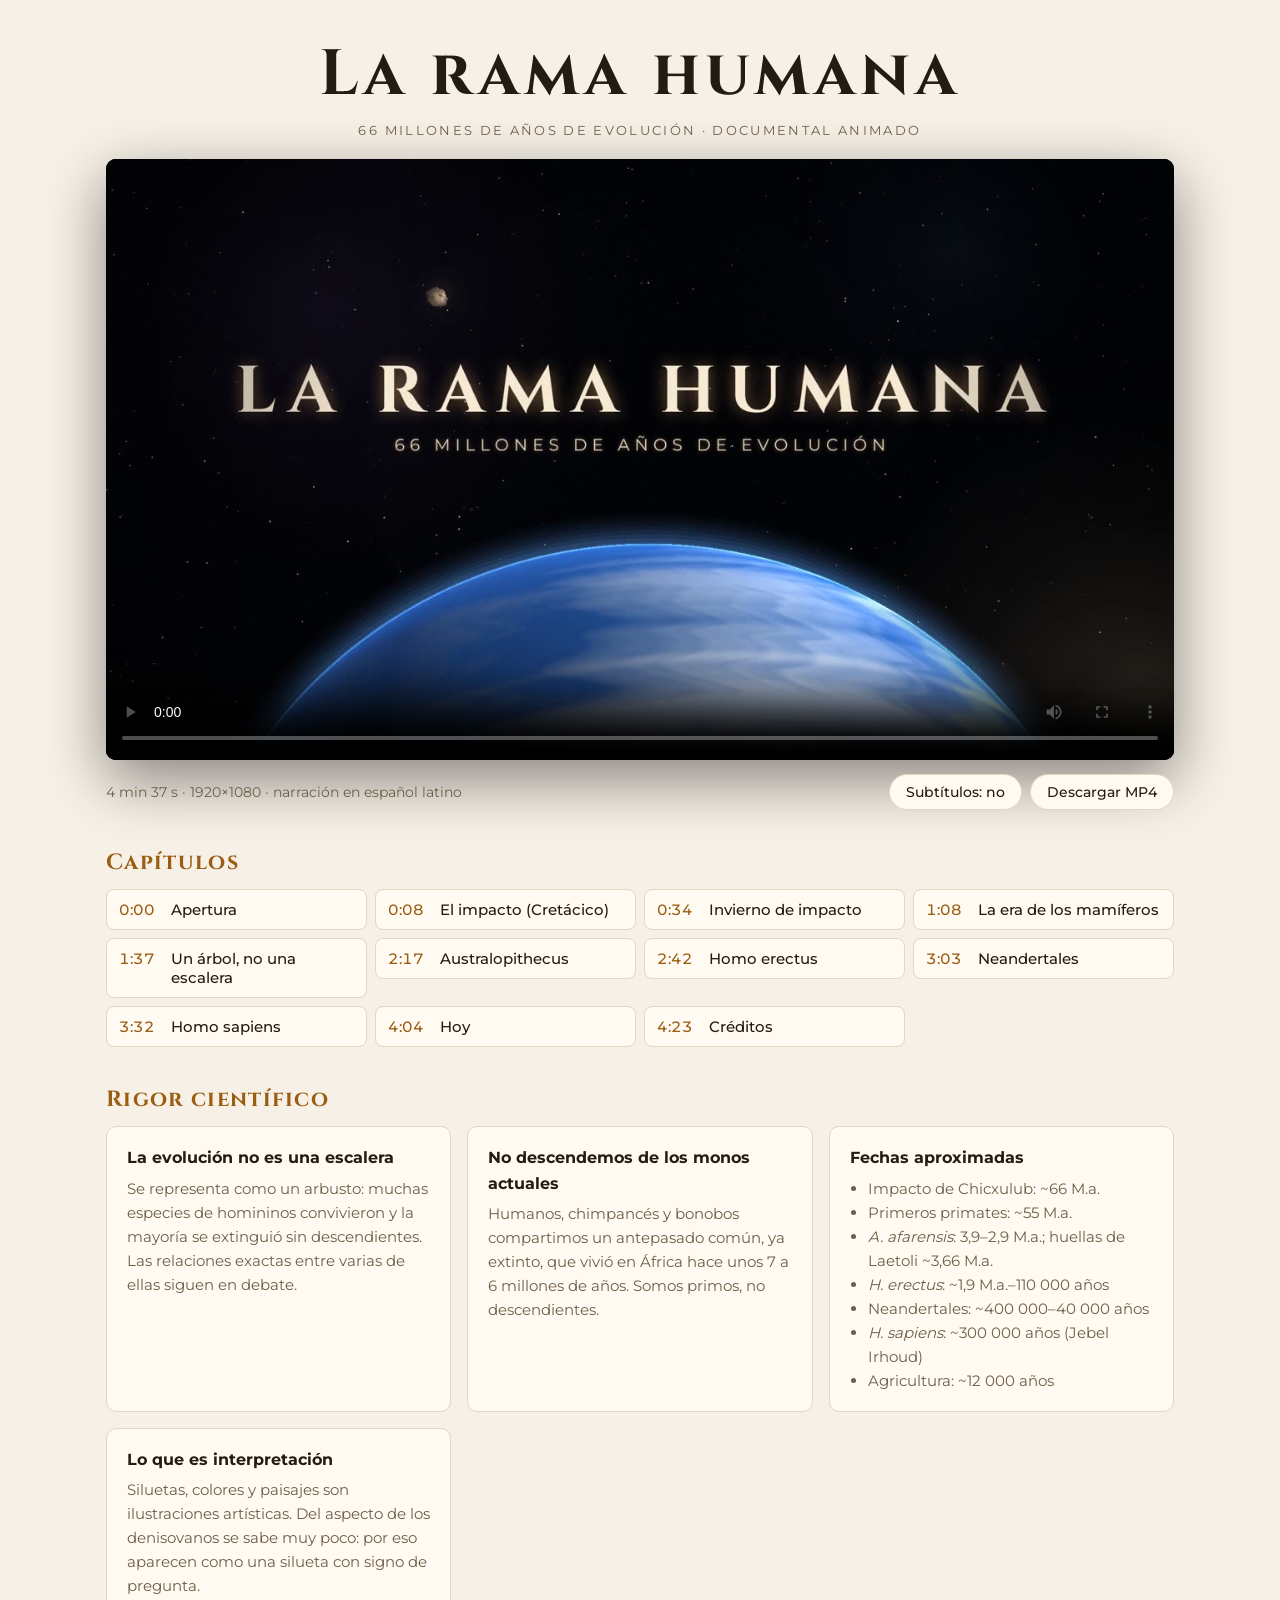
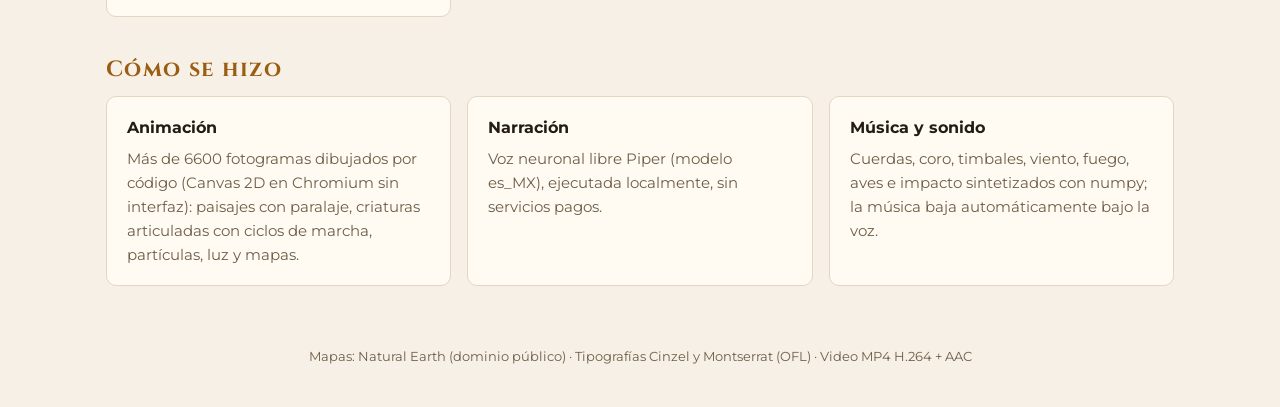
<file: documental/index.html>
<!doctype html>
<html lang="es">
<head>
<meta charset="utf-8">
<meta name="viewport" content="width=device-width, initial-scale=1">
<title>La rama humana · Documental</title>
<meta name="description" content="Documental animado original sobre la evolución humana: de la extinción de los dinosaurios no avianos hasta hoy.">
<style>
  @font-face { font-family: Cinzel; src: url(render/assets/Cinzel.ttf); font-display: swap; }
  @font-face { font-family: Montserrat; src: url(render/assets/Montserrat.ttf); font-display: swap; }
  :root {
    --bg: #0b0907; --panel: #15110d; --line: #2c241b; --text: #f1e6d4; --muted: #b9a991; --accent: #e7b46c; --accent-2: #7fd9c8;
  }
  :root[data-theme="light"] { --bg: #f6f0e6; --panel: #fffaf2; --line: #e3d6c2; --text: #241c13; --muted: #6e5e48; --accent: #9a5d12; --accent-2: #1e7f70; }
  @media (prefers-color-scheme: light) {
    :root:not([data-theme="dark"]) { --bg: #f6f0e6; --panel: #fffaf2; --line: #e3d6c2; --text: #241c13; --muted: #6e5e48; --accent: #9a5d12; --accent-2: #1e7f70; }
  }
  * { box-sizing: border-box; }
  body { margin: 0; background: var(--bg); color: var(--text); font: 400 17px/1.6 Montserrat, system-ui, sans-serif; }
  header { padding: 40px 16px 18px; text-align: center; }
  h1 { font: 700 clamp(34px, 6vw, 64px)/1.1 Cinzel, Georgia, serif; letter-spacing: .08em; margin: 0; }
  .sub { color: var(--muted); letter-spacing: .18em; text-transform: uppercase; font-size: 13px; margin-top: 10px; }
  main { max-width: 1100px; margin: 0 auto; padding: 0 16px 60px; }
  .player { background: #000; border-radius: 10px; overflow: hidden; box-shadow: 0 20px 60px rgba(0,0,0,.45); }
  video { display: block; width: 100%; aspect-ratio: 16 / 9; background: #000; }
  .bar { display: flex; flex-wrap: wrap; gap: 10px; align-items: center; justify-content: space-between; margin: 14px 0 6px; }
  .bar a, .bar button { color: var(--text); background: var(--panel); border: 1px solid var(--line); border-radius: 999px; padding: 8px 16px; font: 500 14px Montserrat, sans-serif; text-decoration: none; cursor: pointer; }
  .bar a:hover, .bar button:hover { border-color: var(--accent); }
  h2 { font: 700 22px Cinzel, Georgia, serif; letter-spacing: .06em; margin: 38px 0 12px; color: var(--accent); }
  ol.chapters { list-style: none; padding: 0; margin: 0; display: grid; grid-template-columns: repeat(auto-fill, minmax(240px, 1fr)); gap: 8px; }
  ol.chapters button { width: 100%; text-align: left; background: var(--panel); color: var(--text); border: 1px solid var(--line); border-radius: 8px; padding: 10px 12px; font: 500 15px Montserrat, sans-serif; cursor: pointer; display: flex; gap: 10px; }
  ol.chapters button:hover, ol.chapters button.on { border-color: var(--accent); }
  ol.chapters time { color: var(--accent); font-variant-numeric: tabular-nums; min-width: 42px; }
  .grid { display: grid; grid-template-columns: repeat(auto-fit, minmax(300px, 1fr)); gap: 16px; }
  .card { background: var(--panel); border: 1px solid var(--line); border-radius: 10px; padding: 18px 20px; }
  .card h3 { margin: 0 0 6px; font-size: 16px; }
  .card p, .card li { color: var(--muted); margin: 0; font-size: 15px; }
  .card ul { margin: 0; padding-left: 18px; }
  footer { text-align: center; color: var(--muted); font-size: 13px; padding: 0 16px 40px; }
  @media (max-width: 600px) { body { font-size: 16px; } header { padding-top: 26px; } }
</style>
</head>
<body>
<header>
  <h1>La rama humana</h1>
  <div class="sub">66 millones de años de evolución · documental animado</div>
</header>
<main>
  <div class="player">
    <video id="v" controls preload="metadata" playsinline poster="poster.jpg">
      <source src="la-rama-humana.mp4" type="video/mp4">
      <track kind="subtitles" src="subtitulos.vtt" srclang="es" label="Español">
      Tu navegador no puede reproducir video MP4.
    </video>
  </div>
  <div class="bar">
    <span style="color:var(--muted);font-size:14px">4 min 37 s · 1920×1080 · narración en español latino</span>
    <span style="display:flex;gap:8px;flex-wrap:wrap">
      <button id="cc" type="button">Subtítulos: no</button>
      <a href="la-rama-humana.mp4" download>Descargar MP4</a>
    </span>
  </div>

  <h2>Capítulos</h2>
  <ol class="chapters" id="chapters"></ol>

  <h2>Rigor científico</h2>
  <div class="grid">
    <div class="card"><h3>La evolución no es una escalera</h3><p>Se representa como un arbusto: muchas especies de homininos convivieron y la mayoría se extinguió sin descendientes. Las relaciones exactas entre varias de ellas siguen en debate.</p></div>
    <div class="card"><h3>No descendemos de los monos actuales</h3><p>Humanos, chimpancés y bonobos compartimos un antepasado común, ya extinto, que vivió en África hace unos 7 a 6 millones de años. Somos primos, no descendientes.</p></div>
    <div class="card"><h3>Fechas aproximadas</h3><ul>
      <li>Impacto de Chicxulub: ~66 M.a.</li>
      <li>Primeros primates: ~55 M.a.</li>
      <li><i>A. afarensis</i>: 3,9–2,9 M.a.; huellas de Laetoli ~3,66 M.a.</li>
      <li><i>H. erectus</i>: ~1,9 M.a.–110 000 años</li>
      <li>Neandertales: ~400 000–40 000 años</li>
      <li><i>H. sapiens</i>: ~300 000 años (Jebel Irhoud)</li>
      <li>Agricultura: ~12 000 años</li></ul></div>
    <div class="card"><h3>Lo que es interpretación</h3><p>Siluetas, colores y paisajes son ilustraciones artísticas. Del aspecto de los denisovanos se sabe muy poco: por eso aparecen como una silueta con signo de pregunta.</p></div>
  </div>

  <h2>Cómo se hizo</h2>
  <div class="grid">
    <div class="card"><h3>Animación</h3><p>Más de 6600 fotogramas dibujados por código (Canvas 2D en Chromium sin interfaz): paisajes con paralaje, criaturas articuladas con ciclos de marcha, partículas, luz y mapas.</p></div>
    <div class="card"><h3>Narración</h3><p>Voz neuronal libre Piper (modelo es_MX), ejecutada localmente, sin servicios pagos.</p></div>
    <div class="card"><h3>Música y sonido</h3><p>Cuerdas, coro, timbales, viento, fuego, aves e impacto sintetizados con numpy; la música baja automáticamente bajo la voz.</p></div>
  </div>
</main>
<footer>Mapas: Natural Earth (dominio público) · Tipografías Cinzel y Montserrat (OFL) · Video MP4 H.264 + AAC</footer>
<script>
  const chapters = [
    [0, 'Apertura'], [8.0, 'El impacto (Cretácico)'], [34.1, 'Invierno de impacto'], [68.7, 'La era de los mamíferos'],
    [97.5, 'Un árbol, no una escalera'], [137.2, 'Australopithecus'], [162.5, 'Homo erectus'], [183.5, 'Neandertales'],
    [212.2, 'Homo sapiens'], [244.2, 'Hoy'], [263.2, 'Créditos'],
  ];
  const v = document.getElementById('v'), list = document.getElementById('chapters');
  const fmt = (s) => `${Math.floor(s / 60)}:${String(Math.floor(s % 60)).padStart(2, '0')}`;
  const buttons = chapters.map(([t, name]) => {
    const li = document.createElement('li'), b = document.createElement('button');
    b.type = 'button'; b.innerHTML = `<time>${fmt(t)}</time><span>${name}</span>`;
    b.onclick = () => { v.currentTime = t + 0.05; v.play(); };
    li.appendChild(b); list.appendChild(li); return b;
  });
  v.addEventListener('timeupdate', () => {
    let i = chapters.length - 1; while (i > 0 && v.currentTime < chapters[i][0]) i--;
    buttons.forEach((b, k) => b.classList.toggle('on', k === i));
  });
  const cc = document.getElementById('cc');
  cc.onclick = () => {
    const tr = v.textTracks[0]; if (!tr) return;
    tr.mode = tr.mode === 'showing' ? 'hidden' : 'showing';
    cc.textContent = 'Subtítulos: ' + (tr.mode === 'showing' ? 'sí' : 'no');
  };
</script>
</body>
</html>
</file>
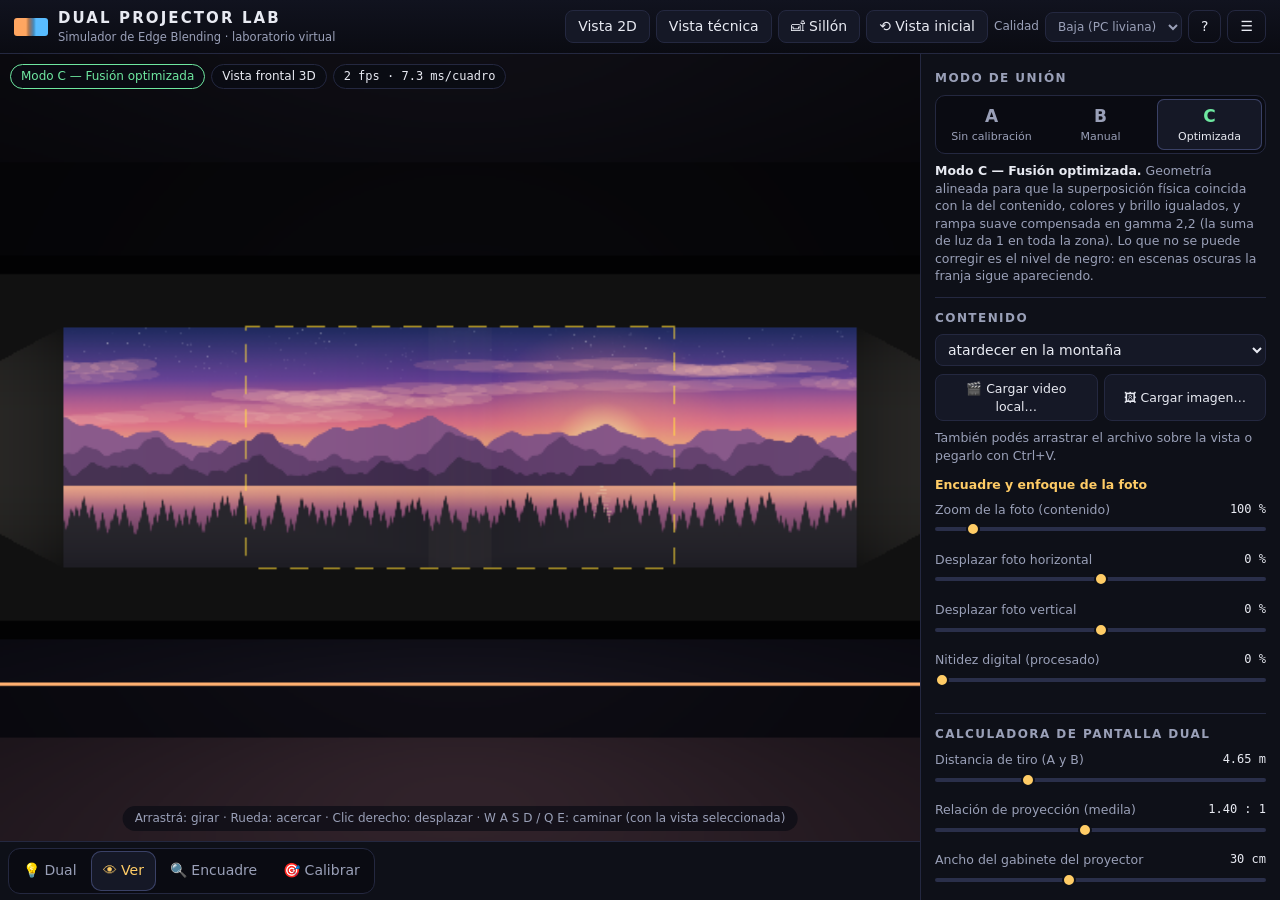
<file: DUAL_PROJECTOR_LAB/index.html>
<!doctype html>
<html lang="es">
<head>
<meta charset="utf-8">
<meta name="viewport" content="width=device-width, initial-scale=1, viewport-fit=cover">
<meta name="theme-color" content="#07080d">
<meta name="mobile-web-app-capable" content="yes">
<title>Dual Projector Lab</title>
<meta name="description" content="Simulador de Edge Blending con dos proyectores formando una pantalla gigante.">
<link rel="icon" href="data:image/svg+xml,%3Csvg xmlns=%22http://www.w3.org/2000/svg%22 viewBox=%220 0 32 20%22%3E%3Crect width=%2220%22 height=%2218%22 rx=%223%22 fill=%22%23ffa050%22/%3E%3Crect x=%2212%22 width=%2220%22 height=%2218%22 rx=%223%22 fill=%22%234fb8ff%22 opacity=%22.85%22/%3E%3C/svg%3E">
<link rel="stylesheet" href="css/styles.css">
</head>
<body>
<div id="app">
  <header id="topbar">
    <div class="brand">
      <div class="logo"><i></i><i></i></div>
      <div><b>DUAL PROJECTOR LAB</b><small>Simulador de Edge Blending · laboratorio virtual</small></div>
    </div>
    <nav class="views">
      <button id="btn2d" class="btn">Vista 2D</button>
      <button id="btnFT" class="btn">Vista técnica</button>
      <button id="btnSeat" class="btn">🛋 Sillón</button>
      <button id="btnReset" class="btn" title="Volver a la vista inicial">⟲ Vista inicial</button>
      <label class="q">Calidad
        <select id="quality">
          <option value="low">Baja (PC liviana)</option>
          <option value="medium">Media</option>
          <option value="high">Alta</option>
        </select>
      </label>
      <button id="help" class="btn ghost" title="Ayuda">?</button>
      <button id="btnPanel" class="btn ghost" title="Mostrar / ocultar panel">☰</button>
    </nav>
  </header>

  <main id="stage">
   <div id="viewport">
    <canvas id="gl" aria-label="Vista del simulador"></canvas>
    <div id="labels2d" hidden></div>
    <div class="hud">
      <span id="badge" class="badge">Modo</span>
      <span id="viewName" class="chip">Vista</span>
      <span id="fps" class="chip mono">– fps</span>
    </div>
    <div id="wvBanner" class="wvbanner" role="alert" hidden>
      <b>Estás dentro de un visor integrado de una app.</b> Si los botones de video o imagen no abren la galería, abrí este enlace directamente en Chrome
      (menú <b>⋮</b> → <b>Abrir en Chrome</b> o <b>Abrir en el navegador</b>).
      <span class="row2"><button id="wvCopy" class="btn small">Copiar enlace</button><button id="wvClose" class="btn small">Cerrar</button></span>
    </div>
    <div id="hint3d" class="hint">Arrastrá: girar · Rueda: acercar · Clic derecho: desplazar · W A S D / Q E: caminar (con la vista seleccionada)</div>
    <div id="hintTool" class="hint" hidden></div>
    <div id="toast" class="toast" hidden></div>
    <div id="dropZone" class="dropzone" hidden>Soltá el video o la imagen acá</div>
    <div id="pickBlocked" class="blocked" role="alert" hidden>
      <b>El visor donde abriste la página no dejó abrir el selector de archivos.</b>
      <p>No es un error de la aplicación: algunos visores integrados lo bloquean. Podés cargar el archivo de otra forma:</p>
      <ol id="pbDesk">
        <li><b>Arrastrá</b> el video o la imagen desde el Explorador de Windows y soltalo sobre esta vista.</li>
        <li>O copialo en el Explorador (<b>Ctrl+C</b>), hacé clic acá y pegalo con <b>Ctrl+V</b>.</li>
        <li>O abrí la versión local: carpeta <b>DUAL_PROJECTOR_LAB</b> → doble clic en <b>INICIAR.bat</b> (se abre en Chrome/Edge, donde el botón funciona).</li>
      </ol>
      <ol id="pbMobile" hidden>
        <li>Abrí este mismo enlace directamente en <b>Chrome</b>: menú <b>⋮</b> → <b>Abrir en Chrome</b>. Los visores dentro de otras apps (por ejemplo, el de Claude o el de una red social) suelen bloquear la galería.</li>
        <li>En Chrome, tocá de nuevo <b>🎬 Video</b> o <b>🖼 Imagen</b>.</li>
      </ol>
      <button id="pickBlockedClose" class="btn small">Entendido</button>
    </div>
    <div id="helpBox" class="helpbox" hidden>
      <h3>Cómo experimentar</h3>
      <ol>
        <li>Empezá en <b>Modo A</b>: mirá la franja brillante y el “fantasma” en el centro.</li>
        <li>Pasá a <b>Modo B</b> y elegí el patrón <b>Cuadrícula</b>. Ajustá posición, rotación y zoom de B hasta que las diagonales amarillas sigan rectas.</li>
        <li>Con <b>Gris 50 %</b>, subí la <b>Gamma de compensación</b> hasta ~2,2: la banda oscura o clara desaparece.</li>
        <li>Pulsá <b>Modo C</b> para ver la fusión optimizada. Probá el patrón <b>Negro</b>: el nivel de negro no se puede “borrar” con la rampa.</li>
        <li>Cargá un video propio en <b>Contenido</b>: una sola fuente alimenta A y B, por eso nunca se desincroniza.</li>
      </ol>
      <p>Doble clic sobre un control lo vuelve a su valor inicial. Clic aquí para cerrar.</p>
    </div>
    <div id="nogl" class="nogl" hidden>
      <h2>Este navegador no pudo iniciar WebGL</h2>
      <p>Actualizá Chrome o Edge y activá la “aceleración por hardware” en la configuración.</p>
    </div>
    <div id="compareBadge" class="cmpbadge" hidden>ANTES</div>
    <div id="heatLegend" class="heatlegend" hidden>
      <div class="hl-bar"></div>
      <div class="hl-ticks"><span>0</span><span>0,5×</span><span>1×</span><span>1,5×</span><span>2×</span></div>
      <small>Luz relativa (campo blanco) · 1× = un proyector · <b>simulado</b></small>
    </div>
    <div id="modesCard" class="modescard" role="dialog" aria-label="Comparar modos" hidden>
      <div class="mc-head"><b>Comparar los tres modos</b><button data-act="compareModes" class="btn small">✕ Cerrar</button></div>
      <div id="modesGrid" class="mc-grid"></div>
      <p class="mc-note">📐 Tamaños calculados con tu distancia y relación de proyección · 🧪 brillo simulado · 🔬 lúmenes reales, uniformidad y color requieren medición física. Este laboratorio <b>no controla proyectores físicos</b>.</p>
    </div>
   </div>
    <!-- Herramientas: quedan DEBAJO de la vista (no la tapan) -->
    <div id="tooldock" class="dock">
      <div class="dgroup dsel" role="tablist" aria-label="Herramienta">
        <button data-tool="dual" title="Proyección dual: superpuesta, panorámica o híbrida">💡 Dual</button>
        <button data-tool="ver" title="Girar y mirar la sala">👁 Ver</button>
        <button data-tool="foto" title="Encuadre, zoom y enfoque de la foto">🔍 Encuadre</button>
        <button data-tool="cal" title="Calibrar y alinear A y B">🎯 Calibrar</button>
      </div>
      <div class="dpane" data-pane="dual">
        <div class="dgroup lay" role="group" aria-label="Disposición">
          <button data-layout="stack" title="Las dos imágenes en el mismo lugar: doble brillo">⧉ Superpuesta</button>
          <button data-layout="pano" title="Una al lado de la otra: pantalla más ancha">▭▭ Panorámica</button>
          <button data-layout="hybrid" title="Solapamiento grande: más ancha y con zona compartida">◫ Híbrida</button>
        </div>
        <div class="ovgroup"><span class="dlabel">Solapamiento</span>
        <button data-act="ovMinus" title="Menos solapamiento">−</button><span id="ovVal" class="dinfo ovval">15 %</span><button data-act="ovPlus" title="Más solapamiento">+</button></div>
        <button data-act="heat" id="heatBtn" title="Mapa de luminosidad en falso color">🌡 Mapa de luz</button>
        <button data-act="blendToggle" id="blendBtn" title="Antes / después del edge blending">⇄ Blending</button>
        <button data-act="grid" class="gridBtn" title="Prueba de calibración con cuadrícula">▦ Cuadrícula</button>
        <button data-act="compareModes" title="Comparar los tres modos">📊 Comparar modos</button>
        <canvas id="profile" width="480" height="112" title="Perfil de brillo a lo ancho (campo blanco)"></canvas>
        <span id="dualInfo" class="dinfo"></span>
      </div>
      <div class="dpane" data-pane="foto">
        <span class="dlabel">Zoom de la foto<br><small>(contenido)</small></span>
        <button data-act="phZoomOut" title="Reducir">−</button><button data-act="phZoomIn" title="Ampliar">+</button>
        <button data-act="phCenter">⌖ Centrar</button><button data-act="phFit">⤢ Ajustar</button>
        <span class="dlabel">Enfoque óptico<br><small>(simulado, A y B)</small></span>
        <button data-act="blurBoth">◌ Desenfocar</button><button data-act="focusBoth">◉ Enfocar</button><button data-act="autoFocus">Auto-enfocar</button>
        <span class="dlabel">Nitidez digital<br><small>(procesado)</small></span>
        <button data-act="sharpMinus">−</button><button data-act="sharpPlus">+</button>
        <button data-act="compare" class="cmp">⇄ Antes/Después</button><button data-act="reset">↺ Restablecer</button>
        <span id="fotoInfo" class="dinfo"></span>
      </div>
      <div class="dpane" data-pane="cal">
        <div class="dgroup selp"><button data-sel="0" class="pa">A</button><button data-sel="1" class="pb">B</button></div>
        <button data-act="step" id="stepBtn">Paso 1 cm</button>
        <button data-nudge="-1,0" title="Mover a la izquierda">◀</button><button data-nudge="0,1" title="Mover arriba">▲</button><button data-nudge="0,-1" title="Mover abajo">▼</button><button data-nudge="1,0" title="Mover a la derecha">▶</button>
        <button data-act="rotL" title="Girar a la izquierda">⟲</button><button data-act="rotR" title="Girar a la derecha">⟳</button>
        <button data-act="sizeMinus" title="Achicar la proyección">− tamaño</button><button data-act="sizePlus" title="Agrandar la proyección">+ tamaño</button>
        <button data-act="focMinus" title="Desenfocar este proyector">◌ foco</button><button data-act="focPlus" title="Enfocar este proyector">◉ foco</button>
        <button data-act="grid" id="gridBtn">▦ Cuadrícula</button>
        <button data-act="misalign">↯ Desalinear</button><button data-act="autoAlign">⌖ Autoalinear</button><button data-act="reset">↺ Restablecer</button>
        <button data-act="markBefore">📌 Marcar «antes»</button><button data-act="compare" class="cmp">⇄ Antes/Después</button>
        <span id="calInfo" class="dinfo"></span>
      </div>
      <button data-tool="ver" class="done">✓ Listo</button>
    </div>
    <!-- Barra táctil (celular): modos, vistas, carga de archivos, pantalla completa y ajustes -->
    <div id="mbar" class="mbar">
      <button class="mbtn tool accent2" data-tool="dual" title="Proyección dual">💡 Dual</button>
      <div class="mgroup"><button data-mode="A">A</button><button data-mode="B">B</button><button data-mode="C">C</button></div>
      <button id="mView" class="mbtn">2D</button>
      <button id="mTech" class="mbtn">Técnica</button>
      <button id="mReset" class="mbtn" title="Volver a la vista inicial">⟲ Inicio</button>
      <div class="mbtn filebtn" id="mVideo">🎬 Video<input type="file" data-kind="video" aria-label="Cargar video" accept="video/*,.mp4,.webm,.mkv,.mov,.m4v,.3gp"></div>
      <div class="mbtn filebtn" id="mImage">🖼 Imagen<input type="file" data-kind="image" aria-label="Cargar imagen" accept="image/*"></div>
      <button class="mbtn tool" data-tool="foto" title="Encuadre, zoom y enfoque de la foto">🔍 Encuadre</button>
      <button class="mbtn tool" data-tool="cal" title="Calibrar y alinear A y B">🎯 Calibrar</button>
      <button id="mFull" class="mbtn" title="Pantalla completa horizontal">⛶</button>
      <button id="mPanel" class="mbtn accent">⚙ Ajustes</button>
    </div>
  </main>

  <aside id="panel" aria-label="Ajustes">
    <div class="sheethead"><b>Ajustes</b><button id="panelClose" class="btn small">✕ Cerrar</button></div>
    <section class="mobile-only">
      <h3>Calidad gráfica</h3>
      <select id="quality2" class="wide"><option value="low">Baja (más fluida)</option><option value="medium">Media</option><option value="high">Alta</option></select>
      <label class="check"><input type="checkbox" id="autoQ" checked> Ajustar sola si va lenta</label>
    </section>
    <section>
      <h3>Modo de unión</h3>
      <div class="seg modes">
        <button data-mode="A"><b>A</b><small>Sin calibración</small></button>
        <button data-mode="B"><b>B</b><small>Manual</small></button>
        <button data-mode="C"><b>C</b><small>Optimizada</small></button>
      </div>
      <p id="modeDesc" class="desc"></p>
    </section>

    <section>
      <h3>Contenido</h3>
      <select id="source" class="wide"></select>
      <div class="row2">
        <!-- El <input type="file"> real cubre todo el botón: el clic del usuario cae directamente sobre él -->
        <div id="btnLoadVideo" class="btn small filebtn">🎬 Cargar video local…<input type="file" id="fileVideo" data-kind="video" title="Elegir un video" accept="video/*,.mp4,.webm,.mkv,.mov,.m4v,.ogv"></div>
        <div id="btnLoadImage" class="btn small filebtn">🖼 Cargar imagen…<input type="file" id="fileImage" data-kind="image" title="Elegir una imagen" accept="image/*"></div>
      </div>
      <p id="fileStatus" class="desc">También podés arrastrar el archivo sobre la vista o pegarlo con Ctrl+V.</p>
      <div id="videoCtl" hidden>
        <div class="vname" id="vName"></div>
        <div class="row2"><button id="vPlay" class="btn small">▶ Reproducir</button><button id="vMute" class="btn small">🔇</button></div>
        <input type="range" id="vSeek" min="0" max="1000" value="0"><span id="vTime" class="mono small">0:00</span>
      </div>
      <h4>Encuadre y enfoque de la foto</h4>
      <div id="photoCtl"></div>
      <label id="fitRow" class="inline" hidden>Ajuste a la pantalla
        <select id="fit"><option value="cover">Recortar (llenar)</option><option value="contain">Encajar completo</option><option value="stretch">Estirar</option></select>
      </label>
    </section>

    <section>
      <h3>Calculadora de pantalla dual</h3>
      <div id="calcCtl"></div>
      <label class="check"><input type="checkbox" id="vigChk"> Simular caída de brillo hacia los bordes (viñeteo, aproximado)</label>
      <div id="calcOut" class="info"></div>
    </section>

    <section>
      <h3>Pantalla</h3>
      <div id="sizes" class="seg sizes"></div>
      <div id="screenCtl"></div>
      <label class="check"><input type="checkbox" id="showRef"> Contorno de la pantalla 16:9 de referencia</label>
      <label class="check"><input type="checkbox" id="showBeams"> Mostrar haces de luz (3D)</label>
    </section>

    <section>
      <h3>Fusión (Edge Blending)</h3>
      <div id="blendCtl"></div>
      <label class="check"><input type="checkbox" id="edges"> Mostrar bordes de cada proyector</label>
      <button id="btnAuto" class="btn small wide">⌖ Auto-alinear geometría</button>
    </section>

    <section>
      <div class="seg tabs">
        <button data-tab="0" class="ta">Proyector A</button>
        <button data-tab="1" class="tb">Proyector B</button>
      </div>
      <div id="proj0"></div>
      <div id="proj1" hidden></div>
    </section>

    <section>
      <h3>Cálculos</h3>
      <div id="info" class="info"></div>
    </section>
    <footer class="foot">Laboratorio virtual: no garantiza que dos proyectores físicos se fusionen perfectamente, ni que funcione directamente con la salida HDMI de una consola.</footer>
  </aside>
</div>
<video id="vid" playsinline loop muted hidden></video>

<script src="vendor/three.min.js"></script>
<script src="vendor/OrbitControls.js"></script>
<script src="js/content.js"></script>
<script src="js/app.js"></script>
</body>
</html>
</file>
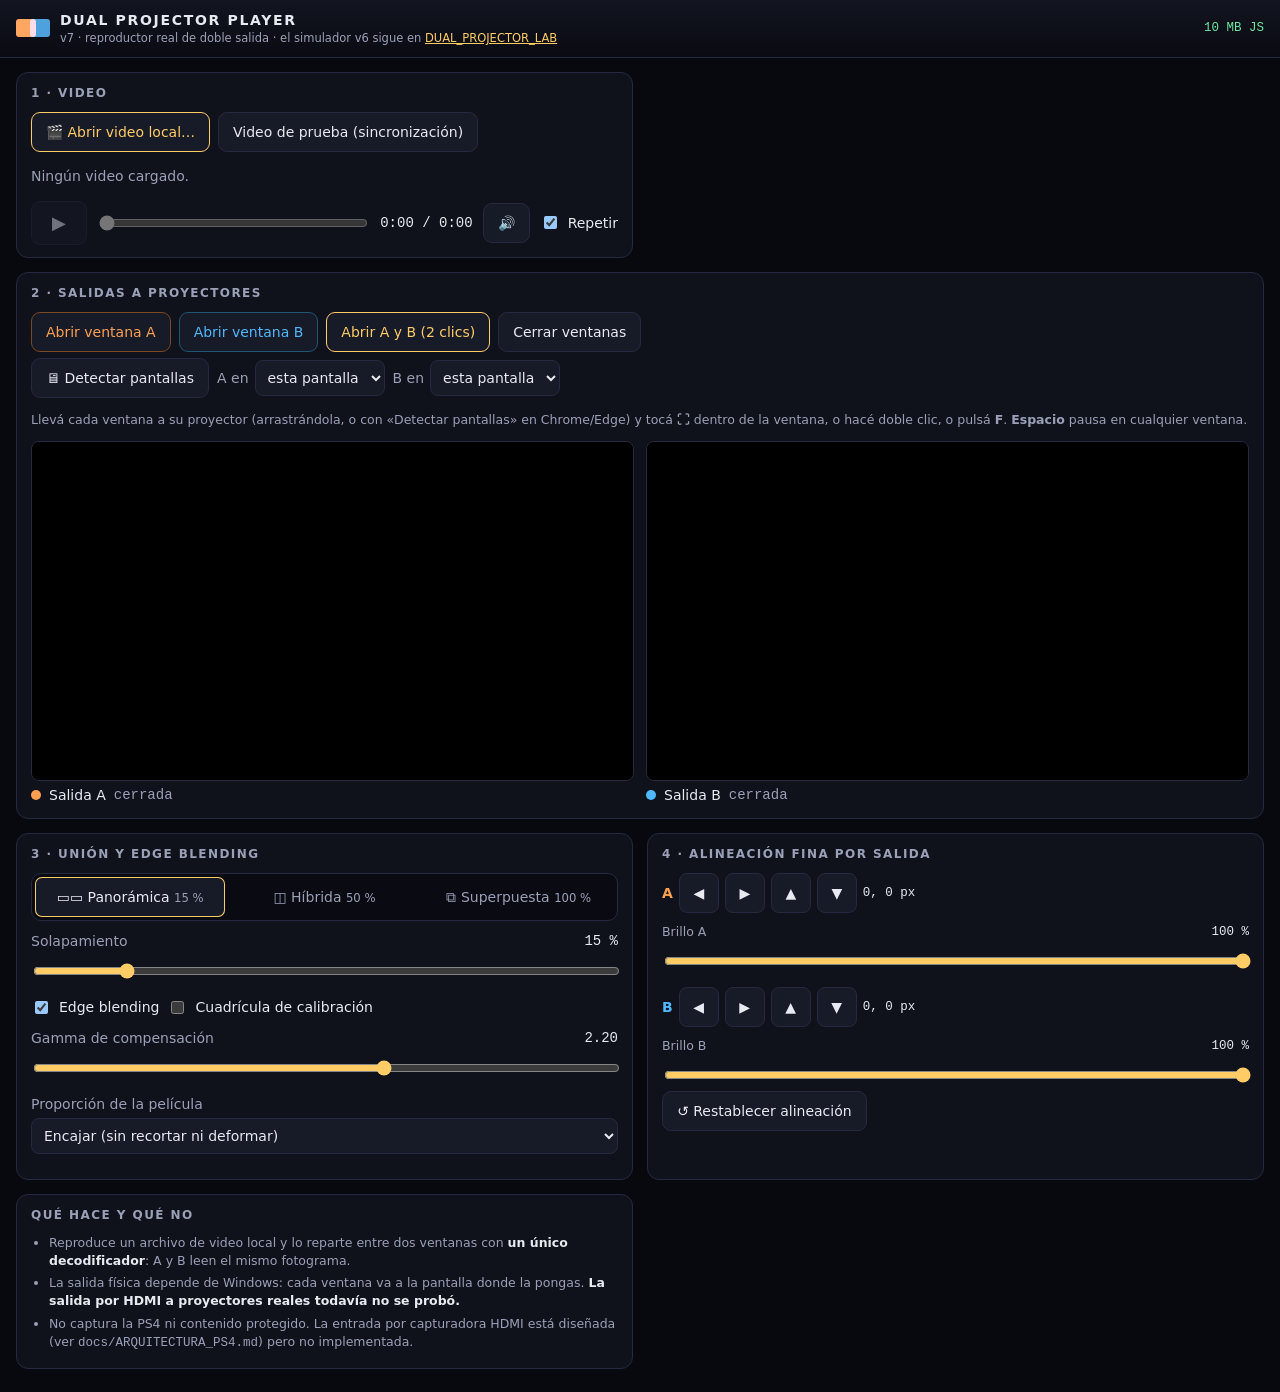
<file: DUAL_PROJECTOR_PLAYER/index.html>
<!doctype html>
<html lang="es">
<head>
<meta charset="utf-8">
<meta name="viewport" content="width=device-width, initial-scale=1, viewport-fit=cover">
<title>Dual Projector Player</title>
<meta name="description" content="Reproductor de doble salida: divide cada fotograma entre dos proyectores con edge blending.">
<link rel="icon" href="data:image/svg+xml,%3Csvg xmlns=%22http://www.w3.org/2000/svg%22 viewBox=%220 0 32 20%22%3E%3Crect width=%2220%22 height=%2218%22 rx=%223%22 fill=%22%23ffa050%22/%3E%3Crect x=%2212%22 width=%2220%22 height=%2218%22 rx=%223%22 fill=%22%234fb8ff%22 opacity=%22.85%22/%3E%3C/svg%3E">
<link rel="stylesheet" href="css/player.css">
</head>
<body>
<header class="top">
  <div class="brand"><span class="logo"><i></i><i></i></span><div><b>DUAL PROJECTOR PLAYER</b><small>v7 · reproductor real de doble salida · el simulador v6 sigue en <a href="../DUAL_PROJECTOR_LAB/index.html">DUAL_PROJECTOR_LAB</a></small></div></div>
  <div id="stats" class="stats mono">–</div>
</header>

<main class="wrap">
  <!-- 1. Fuente -->
  <section class="card src">
    <h2>1 · Video</h2>
    <div class="row">
      <label class="btn primary file">🎬 Abrir video local…<input type="file" id="file" accept="video/*,.mp4,.webm,.mkv,.mov,.m4v"></label>
      <button id="testVid" class="btn">Video de prueba (sincronización)</button>
    </div>
    <p id="srcInfo" class="muted">Ningún video cargado.</p>
    <video id="video" playsinline preload="auto"></video>
    <div class="transport">
      <button id="play" class="btn big" disabled>▶</button>
      <input type="range" id="seek" min="0" max="1000" value="0" disabled aria-label="Posición">
      <span id="time" class="mono">0:00 / 0:00</span>
      <button id="mute" class="btn">🔊</button>
      <label class="chk"><input type="checkbox" id="loop" checked> Repetir</label>
    </div>
  </section>

  <!-- 2. Salidas -->
  <section class="card outs">
    <h2>2 · Salidas a proyectores</h2>
    <div class="row">
      <button id="openA" class="btn a">Abrir ventana A</button>
      <button id="openB" class="btn b">Abrir ventana B</button>
      <button id="openBoth" class="btn primary">Abrir A y B (2 clics)</button>
      <button id="closeAll" class="btn">Cerrar ventanas</button>
    </div>
    <div class="row">
      <button id="screens" class="btn">🖥 Detectar pantallas</button>
      <label class="inl">A en <select id="scrA"><option value="">esta pantalla</option></select></label>
      <label class="inl">B en <select id="scrB"><option value="">esta pantalla</option></select></label>
    </div>
    <p class="muted small">Llevá cada ventana a su proyector (arrastrándola, o con «Detectar pantallas» en Chrome/Edge) y tocá <b>⛶</b> dentro de la ventana, o hacé doble clic, o pulsá <b>F</b>. <b>Espacio</b> pausa en cualquier ventana.</p>
    <div class="previews">
      <figure><canvas id="pvA" width="480" height="270"></canvas><figcaption><span class="dot a"></span>Salida A <span id="stA" class="mono muted">cerrada</span></figcaption></figure>
      <figure><canvas id="pvB" width="480" height="270"></canvas><figcaption><span class="dot b"></span>Salida B <span id="stB" class="mono muted">cerrada</span></figcaption></figure>
    </div>
  </section>

  <!-- 3. Unión de las dos imágenes -->
  <section class="card join">
    <h2>3 · Unión y edge blending</h2>
    <div class="seg" role="group" aria-label="Disposición">
      <button data-o="0.15">▭▭ Panorámica <small>15 %</small></button>
      <button data-o="0.5">◫ Híbrida <small>50 %</small></button>
      <button data-o="1">⧉ Superpuesta <small>100 %</small></button>
    </div>
    <label class="ctl">Solapamiento <output id="oV"></output><input type="range" id="o" min="0" max="1" step="0.01"></label>
    <div class="row">
      <label class="chk"><input type="checkbox" id="blend" checked> Edge blending</label>
      <label class="chk"><input type="checkbox" id="grid"> Cuadrícula de calibración</label>
    </div>
    <label class="ctl">Gamma de compensación <output id="gV"></output><input type="range" id="gamma" min="1" max="3" step="0.05"></label>
    <label class="ctl">Proporción de la película
      <select id="fit"><option value="contain">Encajar (sin recortar ni deformar)</option><option value="cover">Llenar (recorta, sin deformar)</option><option value="stretch">Estirar (deforma)</option></select>
    </label>
    <p id="geom" class="muted small mono"></p>
  </section>

  <!-- 4. Alineación fina -->
  <section class="card align">
    <h2>4 · Alineación fina por salida</h2>
    <div class="nudges">
      <div><b class="ta">A</b>
        <button data-n="0,-1,0">◀</button><button data-n="0,1,0">▶</button><button data-n="0,0,-1">▲</button><button data-n="0,0,1">▼</button>
        <span id="nA" class="mono small">0, 0 px</span>
        <label class="ctl small">Brillo A <output id="bAV"></output><input type="range" id="bA" min="0.3" max="1" step="0.01"></label></div>
      <div><b class="tb">B</b>
        <button data-n="1,-1,0">◀</button><button data-n="1,1,0">▶</button><button data-n="1,0,-1">▲</button><button data-n="1,0,1">▼</button>
        <span id="nB" class="mono small">0, 0 px</span>
        <label class="ctl small">Brillo B <output id="bBV"></output><input type="range" id="bB" min="0.3" max="1" step="0.01"></label></div>
    </div>
    <button id="resetAlign" class="btn">↺ Restablecer alineación</button>
  </section>

  <section class="card note">
    <h2>Qué hace y qué no</h2>
    <ul class="small">
      <li>Reproduce un archivo de video local y lo reparte entre dos ventanas con <b>un único decodificador</b>: A y B leen el mismo fotograma.</li>
      <li>La salida física depende de Windows: cada ventana va a la pantalla donde la pongas. <b>La salida por HDMI a proyectores reales todavía no se probó.</b></li>
      <li>No captura la PS4 ni contenido protegido. La entrada por capturadora HDMI está diseñada (ver <code>docs/ARQUITECTURA_PS4.md</code>) pero no implementada.</li>
    </ul>
  </section>
</main>
<div id="toast" class="toast" hidden></div>
<script src="js/core.js"></script>
<script src="js/player.js"></script>
</body>
</html>
</file>
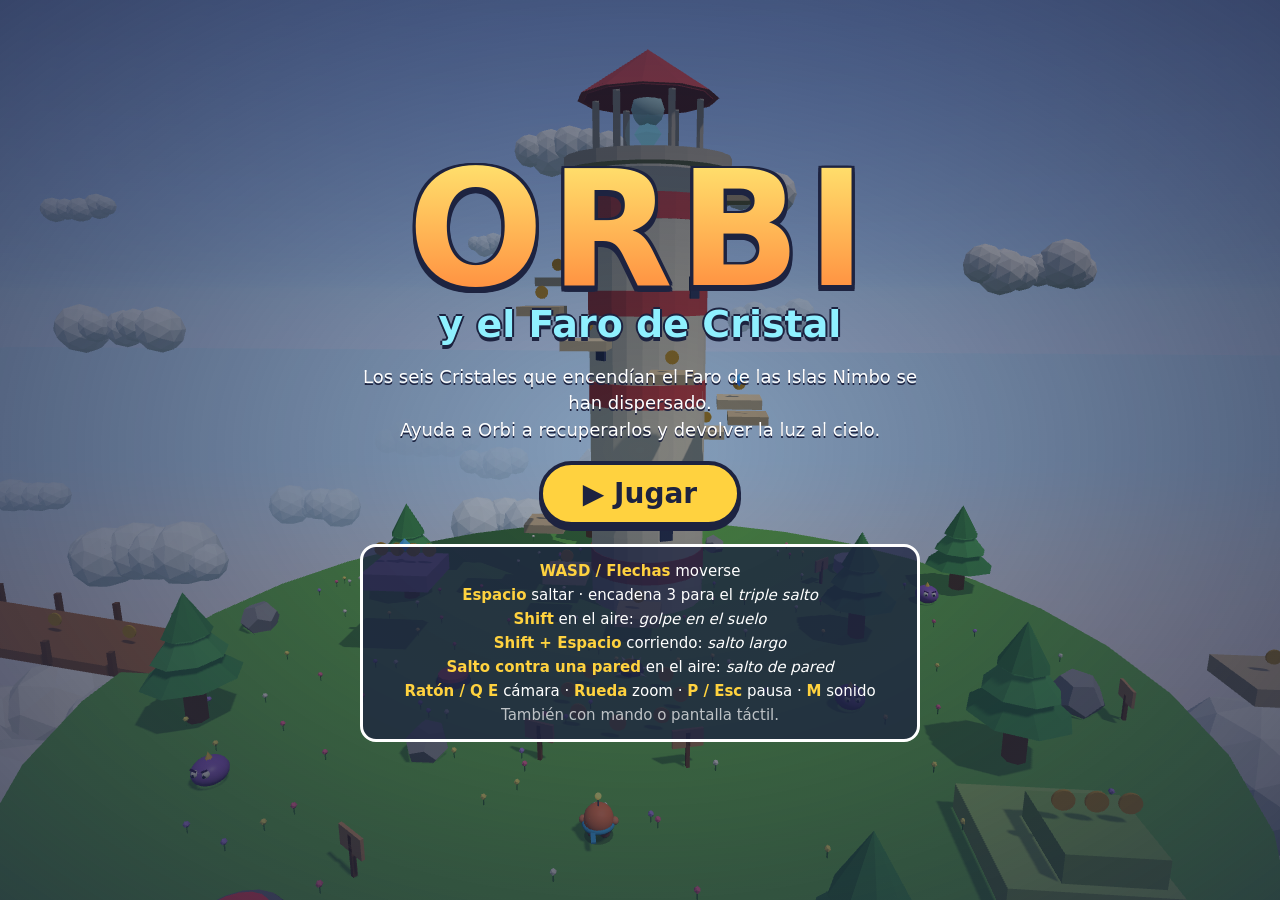
<file: juego/index.html>
<!doctype html>
<html lang="es">
<head>
  <meta charset="utf-8" />
  <meta name="viewport" content="width=device-width, initial-scale=1, maximum-scale=1, user-scalable=no" />
  <title>Orbi y el Faro de Cristal</title>
  <link rel="stylesheet" href="juego.css" />
</head>
<body>
  <div id="game"></div>

  <!-- HUD -->
  <div id="hud" hidden>
    <div class="hud-left">
      <div class="pill"><span class="ic crystal">◆</span><span id="hudCrystals">0</span><small>/6</small></div>
      <div class="pill"><span class="ic coin">●</span><span id="hudCoins">0</span></div>
      <div class="pill" id="hudFragBox" hidden><span class="ic frag">◇</span><span id="hudFrags">0</span><small>/8</small></div>
    </div>
    <div class="hud-right">
      <div id="hudHearts" class="hearts"></div>
      <div class="pill lives">Orbi × <span id="hudLives">4</span></div>
    </div>
    <div id="timer" class="timer" hidden></div>
    <div id="hint" class="hint" hidden></div>
  </div>

  <div id="banner" class="banner" hidden>
    <div class="banner-title" id="bannerTitle"></div>
    <div class="banner-sub" id="bannerSub"></div>
  </div>

  <div id="fade" class="fade"></div>

  <!-- Pantalla de título -->
  <div id="title" class="screen">
    <div class="logo">
      <div class="logo-main">ORBI</div>
      <div class="logo-sub">y el Faro de Cristal</div>
    </div>
    <p class="story">Los seis Cristales que encendían el Faro de las Islas Nimbo se han dispersado.<br />Ayuda a Orbi a recuperarlos y devolver la luz al cielo.</p>
    <button id="startBtn" class="big-btn">▶ Jugar</button>
    <div class="controls">
      <div><b>WASD / Flechas</b> moverse</div>
      <div><b>Espacio</b> saltar · encadena 3 para el <i>triple salto</i></div>
      <div><b>Shift</b> en el aire: <i>golpe en el suelo</i></div>
      <div><b>Shift + Espacio</b> corriendo: <i>salto largo</i></div>
      <div><b>Salto contra una pared</b> en el aire: <i>salto de pared</i></div>
      <div><b>Ratón / Q E</b> cámara · <b>Rueda</b> zoom · <b>P / Esc</b> pausa · <b>M</b> sonido</div>
      <div class="muted">También con mando o pantalla táctil.</div>
    </div>
  </div>

  <!-- Pausa -->
  <div id="pause" class="screen" hidden>
    <h2>Pausa</h2>
    <ul id="crystalList" class="crystal-list"></ul>
    <div class="row">
      <button id="resumeBtn" class="big-btn">Continuar</button>
      <button id="muteBtn" class="btn">Sonido: sí</button>
      <button id="resetBtn" class="btn danger">Borrar progreso</button>
    </div>
  </div>

  <!-- Controles táctiles -->
  <div id="touch" hidden>
    <div id="stick" class="stick"><div id="knob" class="knob"></div></div>
    <button id="btnJump" class="tbtn jump">A</button>
    <button id="btnPound" class="tbtn pound">B</button>
    <button id="btnPause" class="tbtn small">II</button>
  </div>

  <script type="module" src="juego.js"></script>
</body>
</html>
</file>
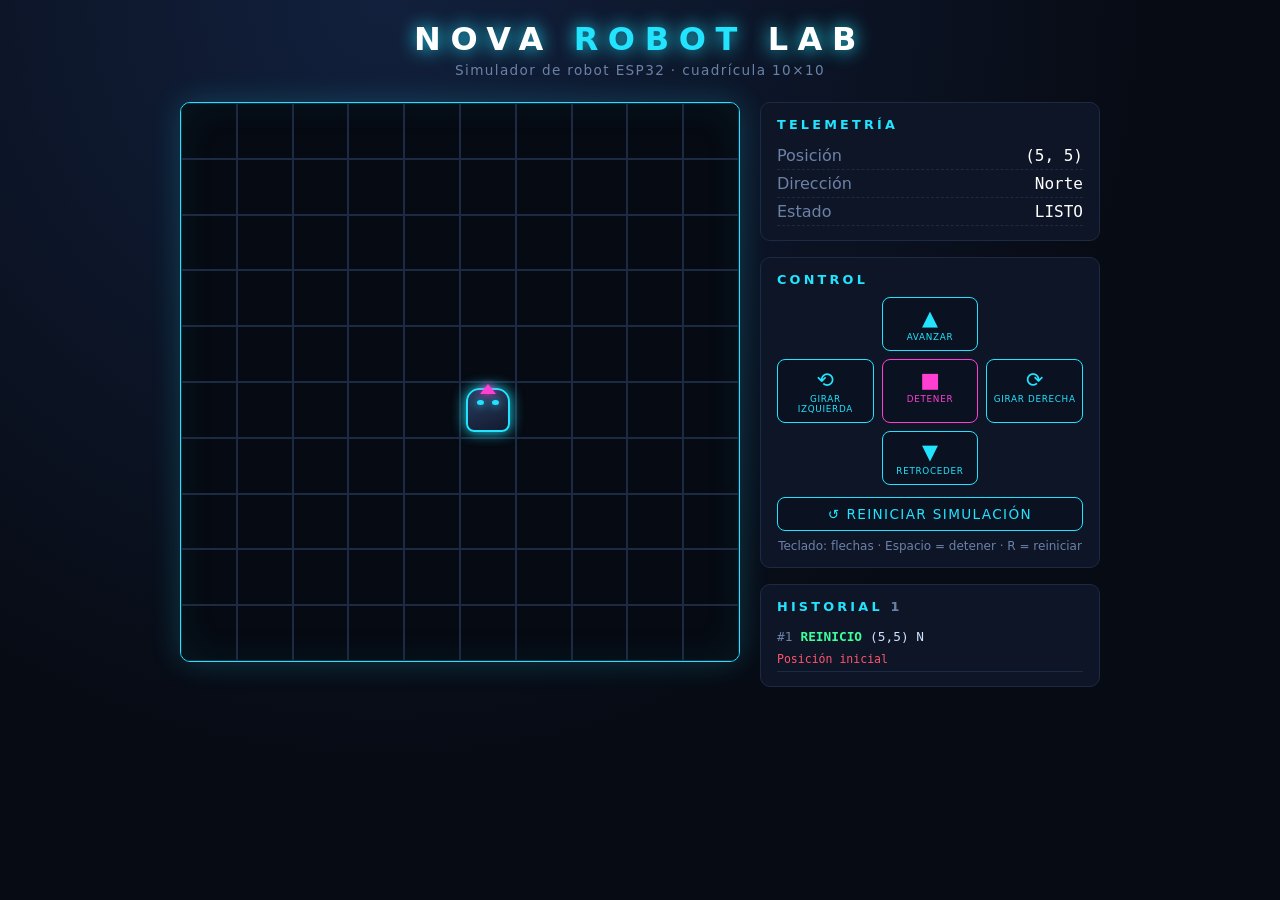
<file: NOVA-ROBOT-LAB/index.html>
<!doctype html>
<html lang="es">
<head>
<meta charset="utf-8">
<meta name="viewport" content="width=device-width, initial-scale=1">
<title>NOVA ROBOT LAB</title>
<link rel="stylesheet" href="style.css">
</head>
<body>
<header>
  <h1>NOVA <span>ROBOT</span> LAB</h1>
  <p>Simulador de robot ESP32 · cuadrícula 10×10</p>
</header>
<main>
  <section class="arena">
    <div id="grid" class="grid">
      <div id="cells" class="cells"></div>
      <div id="robot" class="robot" aria-label="Robot">
        <div class="body"><div class="eye"></div><div class="eye"></div></div>
      </div>
    </div>
  </section>
  <aside>
    <div class="panel telemetry">
      <h2>Telemetría</h2>
      <div><label>Posición</label><output id="pos"></output></div>
      <div><label>Dirección</label><output id="dir"></output></div>
      <div><label>Estado</label><output id="state"></output></div>
    </div>
    <div class="panel controls">
      <h2>Control</h2>
      <div class="pad">
        <button data-cmd="forward" class="up">▲<small>AVANZAR</small></button>
        <button data-cmd="left" class="lt">⟲<small>GIRAR IZQUIERDA</small></button>
        <button data-cmd="stop" class="stop">■<small>DETENER</small></button>
        <button data-cmd="right" class="rt">⟳<small>GIRAR DERECHA</small></button>
        <button data-cmd="backward" class="dn">▼<small>RETROCEDER</small></button>
      </div>
      <button data-cmd="reset" class="reset">↺ REINICIAR SIMULACIÓN</button>
      <p class="hint">Teclado: flechas · Espacio = detener · R = reiniciar</p>
    </div>
    <div class="panel log">
      <h2>Historial <span id="count"></span></h2>
      <ol id="history"></ol>
    </div>
  </aside>
</main>
<script src="robot.js"></script>
<script src="app.js"></script>
</body>
</html>
</file>
<file: css/styles.css>
:root {
  --bg: #0b0b16;
  --panel: #151527;
  --line: #2a2a45;
  --text: #ecebff;
  --muted: #9a99c2;
  --accent: #8b5cf6;
  --accent2: #ec4899;
  --danger: #ef4444;
}
* { box-sizing: border-box; }
html, body { margin: 0; height: 100%; }
body {
  background: radial-gradient(1200px 600px at 70% -10%, #23164a 0%, var(--bg) 60%);
  color: var(--text);
  font: 15px/1.4 system-ui, -apple-system, "Segoe UI", sans-serif;
}

.topbar {
  display: flex; flex-wrap: wrap; gap: 12px; align-items: center;
  padding: 12px 16px; border-bottom: 1px solid var(--line);
}
.brand { font-weight: 800; font-size: 18px; }
.brand span { background: linear-gradient(90deg, var(--accent), var(--accent2)); -webkit-background-clip: text; background-clip: text; color: transparent; }
.title {
  flex: 1 1 180px; min-width: 0; background: transparent; border: 1px solid var(--line);
  border-radius: 10px; padding: 8px 12px; color: var(--text); font: inherit;
}
.actions { display: flex; flex-wrap: wrap; gap: 8px; }

.btn {
  border: 1px solid var(--line); background: var(--panel); color: var(--text);
  padding: 8px 14px; border-radius: 10px; font: inherit; cursor: pointer; white-space: nowrap;
}
.btn:hover { border-color: var(--accent); }
.btn.primary { background: linear-gradient(90deg, var(--accent), var(--accent2)); border: 0; font-weight: 700; }
.btn.ghost { background: transparent; }
.btn.danger { color: #fff; background: var(--danger); border: 0; }
.btn.small { padding: 6px 10px; font-size: 13px; }
.btn:disabled { opacity: .4; cursor: not-allowed; }

.layout {
  display: grid; grid-template-columns: 120px 1fr 300px; gap: 16px;
  padding: 16px; height: calc(100% - 62px);
}
.strip { display: flex; flex-direction: column; gap: 10px; overflow-y: auto; }
.thumb {
  position: relative; aspect-ratio: 9/16; border-radius: 10px; overflow: hidden;
  border: 2px solid transparent; cursor: pointer; background: #000; flex: none;
}
.thumb img { width: 100%; height: 100%; object-fit: cover; display: block; }
.thumb.active { border-color: var(--accent2); }
.thumb .n { position: absolute; top: 4px; left: 6px; font-weight: 800; text-shadow: 0 1px 3px #000; }

.stage { display: flex; flex-direction: column; align-items: center; justify-content: center; min-height: 0; }
.phone {
  position: relative; height: min(100%, 720px); max-height: calc(100vh - 140px); aspect-ratio: 9/16;
  border-radius: 22px; overflow: hidden; background: #000;
  box-shadow: 0 20px 60px rgba(0,0,0,.5), 0 0 0 1px var(--line);
}
.phone.drag { outline: 3px dashed var(--accent2); outline-offset: 4px; }
.phone img, .story img { position: absolute; inset: 0; width: 100%; height: 100%; object-fit: cover; }
.phone canvas, .story canvas { position: absolute; inset: 0; width: 100%; height: 100%; pointer-events: none; }
.empty { position: absolute; inset: 0; display: grid; place-content: center; text-align: center; padding: 24px; color: var(--muted); }
.empty .big { color: var(--text); font-size: 18px; font-weight: 700; }
.meta { color: var(--muted); font-size: 13px; margin: 10px 0 0; min-height: 1.4em; }

.panel { background: var(--panel); border: 1px solid var(--line); border-radius: 16px; padding: 16px; overflow-y: auto; display: flex; flex-direction: column; gap: 12px; }
.panel[hidden] { display: none; }
.panel h2 { margin: 0; font-size: 16px; }
.panel label { display: flex; flex-direction: column; gap: 4px; font-size: 13px; color: var(--muted); }
.panel label.check { flex-direction: row; align-items: center; gap: 8px; }
.panel textarea, .panel select {
  background: var(--bg); color: var(--text); border: 1px solid var(--line);
  border-radius: 8px; padding: 8px; font: inherit; resize: vertical;
}
.panel input[type=color] { width: 100%; height: 36px; border: 0; background: none; padding: 0; }
.panel input[type=range] { accent-color: var(--accent2); }
.row { display: flex; gap: 8px; }
.row > * { flex: 1; }

/* Visor */
.viewer { position: fixed; inset: 0; background: #000; display: grid; place-items: center; z-index: 10; }
.viewer[hidden] { display: none; }
.story { position: relative; height: 100%; max-width: 100%; aspect-ratio: 9/16; overflow: hidden; user-select: none; -webkit-user-select: none; touch-action: none; }
.bars { position: absolute; z-index: 3; top: 10px; left: 10px; right: 10px; display: flex; gap: 4px; }
.bars span { flex: 1; height: 3px; border-radius: 3px; background: rgba(255,255,255,.35); overflow: hidden; }
.bars i { display: block; height: 100%; width: 0; background: #fff; }
.story-head { position: absolute; z-index: 3; top: 22px; left: 12px; right: 12px; display: flex; align-items: center; gap: 8px; text-shadow: 0 1px 4px #000; }
.avatar { width: 30px; height: 30px; border-radius: 50%; display: grid; place-items: center; background: linear-gradient(135deg, var(--accent), var(--accent2)); }
.x { margin-left: auto; background: none; border: 0; color: #fff; font-size: 22px; cursor: pointer; }
.tap { position: absolute; z-index: 2; top: 0; bottom: 0; }
.tap.left { left: 0; width: 33%; }
.tap.right { right: 0; width: 67%; }
.paused { position: absolute; z-index: 2; inset: 0; display: grid; place-items: center; font-size: 48px; color: rgba(255,255,255,.8); pointer-events: none; }
.paused[hidden] { display: none; }

.toast { position: fixed; bottom: 20px; left: 50%; transform: translateX(-50%); background: var(--panel); border: 1px solid var(--line); padding: 10px 16px; border-radius: 10px; z-index: 30; max-width: calc(100% - 32px); }
.toast[hidden], .progress[hidden] { display: none; }
.progress { position: fixed; inset: 0; background: rgba(0,0,0,.7); display: grid; place-items: center; z-index: 20; text-align: center; }
.progress progress { width: 260px; }

@media (max-width: 860px) {
  .layout { grid-template-columns: 1fr; height: auto; }
  .strip { flex-direction: row; overflow-x: auto; order: 2; }
  .thumb { width: 72px; }
  .stage { order: 1; }
  .phone { height: auto; width: min(100%, 360px); max-height: none; }
  .panel { order: 3; }
}

.out { display: flex; flex-direction: column; gap: 12px; align-items: center; padding: 16px; }
.out video { max-height: 75vh; max-width: 100%; aspect-ratio: 9/16; border-radius: 16px; background: #000; }
.out a { text-decoration: none; text-align: center; }
</file>
<file: DUAL_PROJECTOR_LAB/css/styles.css>
:root {
  --bg: #07080d;
  --panel: #0e1018;
  --panel2: #151826;
  --line: #242840;
  --text: #e8eaf2;
  --muted: #9aa0b8;
  --a: #ffa050;
  --b: #4fb8ff;
  --accent: #ffcc66;
  --ok: #6ee7a0;
  --warn: #ffb35c;
  --r: 10px;
  color-scheme: dark;
}
[hidden] { display: none !important; }
* { box-sizing: border-box; }
html, body { margin: 0; height: 100%; background: var(--bg); color: var(--text);
  font: 14px/1.4 "Segoe UI", system-ui, -apple-system, Roboto, Arial, sans-serif; }
button, select, input { font: inherit; color: inherit; }
.mono { font-family: Consolas, "Cascadia Mono", ui-monospace, monospace; }

#app { display: grid; grid-template-rows: auto 1fr; grid-template-columns: 1fr 360px; height: 100vh; }
#topbar { grid-column: 1 / -1; display: flex; align-items: center; justify-content: space-between; gap: 12px;
  padding: 8px 14px; background: linear-gradient(180deg, #11131f, #0a0b12); border-bottom: 1px solid var(--line); flex-wrap: wrap; }
.brand { display: flex; align-items: center; gap: 10px; }
.brand b { letter-spacing: .14em; font-size: 15px; }
.brand small { display: block; color: var(--muted); font-size: 11.5px; }
.logo { width: 34px; height: 22px; position: relative; }
.logo i { position: absolute; top: 2px; width: 20px; height: 18px; border-radius: 3px; mix-blend-mode: screen; }
.logo i:first-child { left: 0; background: linear-gradient(90deg, var(--a) 60%, transparent); }
.logo i:last-child { right: 0; background: linear-gradient(270deg, var(--b) 60%, transparent); }
.views { display: flex; align-items: center; gap: 6px; flex-wrap: wrap; }
.q { color: var(--muted); font-size: 12px; display: flex; align-items: center; gap: 6px; }

.btn { background: var(--panel2); border: 1px solid var(--line); border-radius: 8px; padding: 6px 12px; cursor: pointer;
  transition: background .15s, border-color .15s; }
.btn:hover { border-color: #3a4166; background: #1b1f33; }
.btn.on { border-color: var(--accent); color: var(--accent); }
.btn.ghost { background: transparent; }
.btn.small { padding: 5px 9px; font-size: 12.5px; }
.wide { width: 100%; }
select { background: var(--panel2); border: 1px solid var(--line); border-radius: 8px; padding: 6px 8px; }

#stage { position: relative; overflow: hidden; overflow: clip; min-height: 0; min-width: 0; background: #000; display: flex; flex-direction: column; }
/* la vista ocupa el espacio libre; las barras de herramientas van debajo y nunca la tapan */
#viewport { position: relative; flex: 1 1 auto; min-height: 0; overflow: hidden; }
#gl { width: 100%; height: 100%; display: block; outline: none; touch-action: none; }
.hud { position: absolute; top: 10px; left: 10px; display: flex; gap: 6px; flex-wrap: wrap; pointer-events: none; }
.chip, .badge { background: rgba(10, 12, 20, .75); border: 1px solid var(--line); border-radius: 999px; padding: 3px 10px; font-size: 12px; backdrop-filter: blur(4px); }
.badge.mA { border-color: #ff5c7a; color: #ff9fb1; }
.badge.mB { border-color: var(--accent); color: var(--accent); }
.badge.mC { border-color: var(--ok); color: var(--ok); }
.hint { position: absolute; bottom: 10px; left: 50%; transform: translateX(-50%); font-size: 12px; color: var(--muted);
  background: rgba(10, 12, 20, .7); padding: 4px 12px; border-radius: 999px; pointer-events: none; white-space: nowrap; max-width: 96%; overflow: hidden; text-overflow: ellipsis; }
.toast { position: absolute; top: 50px; left: 50%; transform: translateX(-50%); background: #3a1b22; border: 1px solid #ff5c7a; padding: 8px 14px; border-radius: 8px; }
.helpbox { position: absolute; inset: 50px 20px auto auto; width: min(420px, 92%); background: rgba(14, 16, 26, .96); border: 1px solid var(--line);
  border-radius: var(--r); padding: 6px 18px 10px; font-size: 13px; cursor: pointer; }
.helpbox h3 { margin: 10px 0 4px; }
.nogl { position: absolute; inset: 0; display: grid; place-content: center; text-align: center; padding: 20px; }
#labels2d { position: absolute; inset: 0; pointer-events: none; }
.l2 { position: absolute; transform: translate(-50%, -50%); font-size: 12px; color: #c9cfdb; background: rgba(0, 0, 0, .55); padding: 1px 7px; border-radius: 6px; white-space: nowrap; }
.l2.la { color: var(--a); font-weight: 700; }
.l2.lb { color: var(--b); font-weight: 700; }
.l2.lref { color: var(--accent); }

#panel { background: var(--panel); border-left: 1px solid var(--line); overflow-y: auto; padding: 4px 14px 20px; scrollbar-width: thin; }
#panel section { padding: 12px 0; border-bottom: 1px solid var(--line); }
#panel h3 { margin: 0 0 8px; font-size: 12px; letter-spacing: .12em; text-transform: uppercase; color: var(--muted); }
#panel h4 { margin: 12px 0 4px; font-size: 12.5px; color: var(--accent); font-weight: 600; }
.desc { color: var(--muted); font-size: 12.5px; margin: 8px 0 0; }
.desc b { color: var(--text); }
.seg { display: flex; gap: 4px; background: #0a0b12; border: 1px solid var(--line); border-radius: 10px; padding: 3px; }
.seg button { flex: 1; background: transparent; border: 0; border-radius: 7px; padding: 6px 4px; cursor: pointer; color: var(--muted); }
.seg button:hover { color: var(--text); }
.seg button.on { background: var(--panel2); color: var(--text); box-shadow: inset 0 0 0 1px #3a4166; }
.modes button { display: flex; flex-direction: column; align-items: center; }
.modes b { font-size: 17px; }
.modes small { font-size: 11px; }
.modes button.on[data-mode="A"] b { color: #ff7d95; }
.modes button.on[data-mode="B"] b { color: var(--accent); }
.modes button.on[data-mode="C"] b { color: var(--ok); }
.sizes { margin-bottom: 6px; }
.tabs .ta.on { color: var(--a); box-shadow: inset 0 -2px 0 var(--a); }
.tabs .tb.on { color: var(--b); box-shadow: inset 0 -2px 0 var(--b); }
.row2 { display: flex; gap: 6px; margin-top: 8px; }
.row2 .btn { flex: 1; }
.filebtn { position: relative; overflow: hidden; display: inline-flex; align-items: center; justify-content: center; text-align: center; user-select: none; }
/* el input de archivo real, transparente, ocupa todo el botón y recibe el clic directamente */
.filebtn input[type=file] { position: absolute; inset: 0; width: 100%; height: 100%; opacity: 0; cursor: pointer; font-size: 0; }
.filebtn:focus-within, .btn:focus-visible { outline: 2px solid var(--accent); outline-offset: 2px; }
.blocked { position: absolute; left: 50%; top: 56px; transform: translateX(-50%); width: min(560px, 94%); background: rgba(14, 16, 26, .97);
  border: 1px solid var(--warn); border-radius: var(--r); padding: 12px 18px; font-size: 13px; z-index: 5; }
.blocked b:first-child { color: var(--warn); }
.blocked ol { padding-left: 18px; margin: 6px 0 10px; }
.blocked li { margin: 4px 0; }
.dropzone { position: absolute; inset: 12px; display: grid; place-content: center; border: 2px dashed var(--accent); border-radius: 14px;
  background: rgba(10, 12, 20, .8); color: var(--accent); font-size: 18px; pointer-events: none; }
.inline { display: flex; align-items: center; justify-content: space-between; gap: 8px; margin-top: 8px; font-size: 12.5px; color: var(--muted); }
.check { display: flex; align-items: center; gap: 8px; margin: 8px 0 0; font-size: 12.5px; color: var(--muted); cursor: pointer; }
#videoCtl { margin-top: 8px; }
#vSeek { width: calc(100% - 90px); vertical-align: middle; }
.vname { font-size: 12px; color: var(--accent); margin-top: 8px; overflow: hidden; text-overflow: ellipsis; white-space: nowrap; }
.small { font-size: 12px; }
#btnAuto { margin-top: 10px; }

.ctl { margin: 7px 0; }
.ctl label { display: flex; justify-content: space-between; gap: 8px; font-size: 12.5px; color: var(--muted); }
.ctl output { color: var(--text); font-family: Consolas, ui-monospace, monospace; font-size: 12px; white-space: nowrap; }
input[type=range] { width: 100%; height: 18px; margin: 2px 0 0; background: transparent; -webkit-appearance: none; appearance: none; cursor: pointer; }
input[type=range]::-webkit-slider-runnable-track { height: 4px; border-radius: 4px; background: #2a2f4a; }
input[type=range]::-webkit-slider-thumb { -webkit-appearance: none; width: 14px; height: 14px; margin-top: -5px; border-radius: 50%; background: var(--accent); border: 2px solid #0e1018; }
input[type=range]::-moz-range-track { height: 4px; border-radius: 4px; background: #2a2f4a; }
input[type=range]::-moz-range-thumb { width: 12px; height: 12px; border-radius: 50%; background: var(--accent); border: 2px solid #0e1018; }
#proj1 input[type=range]::-webkit-slider-thumb { background: var(--b); }
#proj0 input[type=range]::-webkit-slider-thumb { background: var(--a); }

.switch { display: flex; align-items: center; gap: 8px; margin: 10px 0 2px; cursor: pointer; font-size: 13px; }
.switch input { display: none; }
.switch span { width: 34px; height: 18px; border-radius: 999px; background: #2a2f4a; position: relative; transition: background .15s; }
.switch span::after { content: ""; position: absolute; top: 2px; left: 2px; width: 14px; height: 14px; border-radius: 50%; background: #fff; transition: left .15s; }
.switch input:checked + span { background: var(--ok); }
.switch input:checked + span::after { left: 18px; }
#proj0 .btn, #proj1 .btn { margin-top: 8px; width: 100%; }

.info { font-size: 12.5px; }
.info table { width: 100%; border-collapse: collapse; font-size: 12px; }
.info th, .info td { padding: 3px 4px; border-bottom: 1px solid var(--line); text-align: left; }
.info th { color: var(--muted); font-weight: 500; }
.info tr.on td { color: var(--accent); }
.info dl { display: grid; grid-template-columns: 1fr; margin: 8px 0; }
.info dt { color: var(--muted); margin-top: 5px; }
.info dd { margin: 0; font-family: Consolas, ui-monospace, monospace; font-size: 12px; }
.info ul { padding-left: 18px; margin: 4px 0; color: var(--muted); }
.info li { margin: 3px 0; }
.info li b { color: var(--text); }
.warn { color: var(--warn); }
.ok { color: var(--ok); }
.foot { color: #6c7290; font-size: 11.5px; padding-top: 12px; }

body.panel-hidden #app { grid-template-columns: 1fr 0; }
body.panel-hidden #panel { display: none; }

/* ---------- Celular / táctil (clase body.m la pone app.js) ---------- */
.mbar, .sheethead, .mobile-only, .wvbanner { display: none; }
.wvbanner { position: absolute; top: 48px; left: 8px; right: 8px; z-index: 6; background: rgba(14, 16, 26, .97); border: 1px solid var(--warn);
  border-radius: var(--r); padding: 10px 12px; font-size: 13px; }
body.m #app { grid-template-columns: 1fr; grid-template-rows: auto 1fr; height: 100vh; height: 100dvh; min-height: 0; }
body.m #topbar { padding: 6px 10px; gap: 6px; }
body.m #topbar .views { display: none; }
body.m .brand small { display: none; }
body.m .hint { display: none; }
body.m .wvbanner:not([hidden]) { display: block; }
body.m .mobile-only { display: block; }
body.m .sheethead { display: flex; align-items: center; justify-content: space-between; position: sticky; top: 0; z-index: 2;
  background: var(--panel); padding: 10px 0; border-bottom: 1px solid var(--line); }
body.m #panel { position: fixed; top: 0; right: 0; bottom: 0; width: min(420px, 92vw); z-index: 30; border-left: 1px solid var(--line); border-top: 0;
  transform: translateX(105%); overflow-y: auto; overscroll-behavior: contain;
  padding: 0 max(14px, env(safe-area-inset-right, 0px)) calc(24px + env(safe-area-inset-bottom, 0px)) 14px; box-shadow: -10px 0 30px rgba(0,0,0,.5); }
body.m.sheet-open #panel { transform: none; }
/* la animación solo después de arrancar, para que el panel no "pase" por la pantalla al cargar */
body.m.ready #panel { transition: transform .22s ease; }
body.m .mbar { display: flex; flex: 0 0 auto; gap: 6px; overflow-x: auto; scrollbar-width: none; background: var(--panel);
  border-top: 1px solid var(--line); padding: 6px max(8px, env(safe-area-inset-right, 0px)) calc(6px + env(safe-area-inset-bottom, 0px)) max(8px, env(safe-area-inset-left, 0px)); }
body.m.tool-on .mbar { display: none; }
body.m .mbar::-webkit-scrollbar { display: none; }
.mbtn, .mgroup button { flex: 0 0 auto; min-height: 46px; min-width: 46px; padding: 0 14px; border-radius: 12px; font-size: 15px; cursor: pointer;
  background: rgba(21, 24, 38, .9); border: 1px solid var(--line); color: var(--text); backdrop-filter: blur(6px); }
.mbtn.accent { border-color: var(--accent); color: var(--accent); }
.mgroup { flex: 0 0 auto; display: flex; gap: 2px; padding: 2px; border-radius: 14px; background: rgba(10, 12, 20, .85); border: 1px solid var(--line); }
.mgroup button { border: 0; min-width: 44px; background: transparent; font-weight: 700; color: var(--muted); }
.mgroup button.on[data-mode="A"] { background: #3a1b22; color: #ff9fb1; }
.mgroup button.on[data-mode="B"] { background: #3a3018; color: var(--accent); }
.mgroup button.on[data-mode="C"] { background: #173a28; color: var(--ok); }
body.m .hud { top: calc(8px + env(safe-area-inset-top, 0px)); }
body.m #fps { display: none; }
body.m .helpbox { inset: 50px 8px auto 8px; width: auto; }
body.m .blocked { top: 48px; }
/* vertical: la barra táctil se acomoda en dos filas para que todo quede a la vista */
@media (orientation: portrait) { body.m .mbar, body.m .dock { flex-wrap: wrap; justify-content: center; overflow-x: visible; } body.m .dock { max-height: 42vh; overflow-y: auto; } }
/* pantalla horizontal baja: se oculta la barra superior para dar todo el alto al simulador */
@media (max-height: 500px) { body.m #topbar { display: none; } }
/* controles grandes para dedos */
@media (pointer: coarse) {
  .btn, .btn.small, select { min-height: 44px; }
  .seg button { min-height: 44px; }
  .ctl { margin: 12px 0; }
  input[type=range] { height: 32px; }
  input[type=range]::-webkit-slider-thumb { width: 26px; height: 26px; margin-top: -11px; }
  input[type=range]::-moz-range-thumb { width: 22px; height: 22px; }
  .check { min-height: 40px; }
  .check input { width: 22px; height: 22px; }
  .switch span { width: 46px; height: 26px; }
  .switch span::after { width: 22px; height: 22px; }
  .switch input:checked + span::after { left: 22px; }
}

@media (max-width: 860px) {
  #app { grid-template-columns: 1fr; grid-template-rows: auto 56vh 1fr; height: auto; min-height: 100vh; }
  #panel { border-left: 0; border-top: 1px solid var(--line); overflow: visible; padding: 4px 16px 24px; }
  #topbar { padding: 8px 16px; }
  .brand small { display: none; }
  .hint { display: none; }
  body.panel-hidden #app { grid-template-columns: 1fr; }
}

/* ---------- Barra de herramientas (Ver / Encuadre / Calibrar) ---------- */
.dock { flex: 0 0 auto; display: flex; align-items: center; gap: 6px; overflow-x: auto; scrollbar-width: thin; background: var(--panel);
  border-top: 1px solid var(--line); padding: 6px max(8px, env(safe-area-inset-right, 0px)) calc(6px + env(safe-area-inset-bottom, 0px)) max(8px, env(safe-area-inset-left, 0px)); }
.dock button, .dgroup button { flex: 0 0 auto; min-height: 40px; min-width: 40px; padding: 0 12px; border-radius: 10px; cursor: pointer; font-size: 14px;
  background: var(--panel2); border: 1px solid var(--line); color: var(--text); white-space: nowrap; }
.dock button:hover { border-color: #3a4166; }
.dock button:active { transform: scale(.96); }
.dgroup { flex: 0 0 auto; display: flex; gap: 2px; padding: 2px; border-radius: 12px; background: #0a0b12; border: 1px solid var(--line); }
.dgroup button { border: 0; background: transparent; color: var(--muted); }
.dgroup button.on { background: var(--panel2); color: var(--accent); box-shadow: inset 0 0 0 1px #3a4166; }
.selp button.on.pa { color: var(--a); } .selp button.on.pb { color: var(--b); }
.dpane { display: none; align-items: center; gap: 6px; flex: 0 0 auto; }
body[data-tool="foto"] .dpane[data-pane="foto"], body[data-tool="cal"] .dpane[data-pane="cal"] { display: flex; }
.dlabel { flex: 0 0 auto; font-size: 11.5px; line-height: 1.15; color: var(--muted); text-align: right; padding-left: 6px; border-left: 1px solid var(--line); margin-left: 4px; }
.dlabel small { color: #6c7290; }
.dinfo { flex: 0 0 auto; font: 12px/1.3 Consolas, ui-monospace, monospace; color: var(--text); padding: 0 6px; white-space: nowrap; }
.dinfo .bad { color: #ff7d95; } .dinfo .good { color: var(--ok); }
.dock button.cmp.on { background: #3a3018; border-color: var(--accent); color: var(--accent); }
.dock button.on { border-color: var(--accent); color: var(--accent); }
.dock .done { display: none; }
body.m.tool-on .dock .done { display: inline-block; border-color: var(--ok); color: var(--ok); }
body.m:not(.tool-on) .dock { display: none; }
body.m .dock .dsel { display: none; }
.cmpbadge { position: absolute; bottom: 10px; left: 50%; max-width: 92%; text-align: center; transform: translateX(-50%); z-index: 4; padding: 4px 16px; border-radius: 999px; font-weight: 700;
  letter-spacing: .1em; background: rgba(58, 48, 24, .92); color: var(--accent); border: 1px solid var(--accent); pointer-events: none; }
.mbtn.tool { border-color: #3a4166; }
#hintTool { color: var(--accent); }
@media (pointer: coarse) { .dock button, .dgroup button { min-height: 46px; min-width: 46px; font-size: 15px; } }
body.m #hintTool:not([hidden]) { display: block; bottom: 6px; white-space: normal; text-align: center; }

body:not(.m) .dock { flex-wrap: wrap; overflow-x: visible; }
body:not(.m) .dpane { flex-wrap: wrap; flex: 1 1 auto; min-width: 0; }
@media (orientation: portrait) {
  body.m .dpane { flex-wrap: wrap; justify-content: center; flex: 1 1 100%; min-width: 0; }
  body.m .dock button, body.m .dgroup button { min-height: 44px; min-width: 44px; padding: 0 10px; font-size: 14px; }
  body.m .dlabel { flex: 1 1 100%; text-align: center; border-left: 0; margin: 2px 0 0; padding: 0; }
  body.m .dlabel br { display: none; }
  body.m .dinfo { flex: 1 1 100%; text-align: center; white-space: normal; }
}

/* ---------- Proyección dual ---------- */
body[data-tool="dual"] .dpane[data-pane="dual"] { display: flex; }
.lay button.on { color: var(--text); background: #2a2440; box-shadow: inset 0 0 0 1px var(--accent); }
.ovval { min-width: 52px; text-align: center; font-size: 14px; }
#profile { flex: 0 0 auto; width: 240px; height: 56px; border-radius: 8px; background: #07080d; border: 1px solid var(--line); }
.mbtn.accent2 { border-color: #7a5cff; color: #c9b8ff; }
.heatlegend { position: absolute; top: 40px; right: 10px; z-index: 3; width: 210px; background: rgba(10, 12, 20, .85); border: 1px solid var(--line);
  border-radius: 10px; padding: 8px 10px 6px; font-size: 11px; color: var(--muted); pointer-events: none; }
.hl-bar { height: 10px; border-radius: 4px; background: linear-gradient(90deg, #0d0d40 0%, #1a4de6 11%, #1ad9d9 23%, #4de64d 34%, #ffd91a 45%, #ff8c1a 57%, #ff3319 70%, #ffffff 91%, #ffffff 100%); }
.hl-ticks { display: flex; justify-content: space-between; margin: 2px 0 2px; color: var(--text); font-family: Consolas, monospace; width: 91%; }
.modescard { position: absolute; inset: 10px; z-index: 7; overflow: auto; background: rgba(12, 14, 22, .97); border: 1px solid var(--line); border-radius: 14px; padding: 10px 14px; }
.mc-head { display: flex; justify-content: space-between; align-items: center; margin-bottom: 8px; }
.mc-grid { display: grid; grid-template-columns: repeat(auto-fit, minmax(210px, 1fr)); gap: 10px; }
.mc-card { border: 1px solid var(--line); border-radius: 12px; padding: 10px; background: var(--panel2); display: flex; flex-direction: column; gap: 6px; }
.mc-card.on { border-color: var(--accent); }
.mc-card canvas { width: 100%; height: auto; border-radius: 8px; background: #07080d; }
.mc-card h4 { margin: 0; font-size: 14px; }
.mc-card dl { display: grid; grid-template-columns: auto 1fr; gap: 2px 8px; margin: 0; font-size: 12px; }
.mc-card dt { color: var(--muted); } .mc-card dd { margin: 0; text-align: right; font-family: Consolas, monospace; }
.mc-card .why { font-size: 12px; color: var(--muted); margin: 0; }
.mc-note { font-size: 12px; color: var(--muted); margin: 10px 0 2px; }
.tag { display: inline-block; font-size: 10.5px; padding: 1px 6px; border-radius: 999px; border: 1px solid var(--line); margin-left: 4px; vertical-align: 1px; }
.tag.calc { color: var(--ok); border-color: #2d6b4a; } .tag.sim { color: #c9b8ff; border-color: #4b3d8a; } .tag.med { color: var(--warn); border-color: #7a5520; }
@media (orientation: portrait) { body.m #profile { width: 100%; max-width: 360px; height: 64px; } }
.ovgroup { flex: 0 0 auto; display: flex; align-items: center; gap: 6px; }
@media (orientation: portrait) { body.m .ovgroup .dlabel { flex: 0 0 auto; border-left: 0; } }
body.m .heatlegend { width: 150px; font-size: 9.5px; padding: 5px 7px 4px; top: 36px; right: 6px; }
body.m .heatlegend small { display: none; }
</file>
<file: DUAL_PROJECTOR_PLAYER/css/player.css>
/* Panel de control: oscuro (se usa en una sala con proyectores) */
:root { --bg: #08090e; --card: #10121b; --card2: #171a27; --line: #262a40; --text: #e8eaf2; --muted: #9aa0b8; --a: #ffa050; --b: #4fb8ff; --accent: #ffcc66; --ok: #6ee7a0; color-scheme: dark; }
* { box-sizing: border-box; }
[hidden] { display: none !important; }
html, body { margin: 0; background: var(--bg); color: var(--text); font: 14px/1.45 "Segoe UI", system-ui, Roboto, Arial, sans-serif; }
a { color: var(--accent); }
.mono { font-family: Consolas, "Cascadia Mono", ui-monospace, monospace; }
.muted { color: var(--muted); } .small { font-size: 12.5px; }
.top { display: flex; justify-content: space-between; align-items: center; gap: 12px; flex-wrap: wrap; padding: 10px max(16px, env(safe-area-inset-right, 0px)) 10px max(16px, env(safe-area-inset-left, 0px));
  border-bottom: 1px solid var(--line); background: linear-gradient(180deg, #121420, #0a0b12); position: sticky; top: 0; z-index: 5; }
.brand { display: flex; gap: 10px; align-items: center; } .brand b { letter-spacing: .12em; } .brand small { display: block; color: var(--muted); font-size: 11.5px; }
.logo { width: 34px; height: 22px; position: relative; } .logo i { position: absolute; top: 2px; width: 20px; height: 18px; border-radius: 3px; mix-blend-mode: screen; }
.logo i:first-child { left: 0; background: var(--a); } .logo i:last-child { right: 0; background: var(--b); opacity: .85; }
.stats { color: var(--ok); font-size: 12.5px; }
.wrap { display: grid; grid-template-columns: repeat(auto-fit, minmax(min(100%, 420px), 1fr)); gap: 14px; padding: 14px max(16px, env(safe-area-inset-right, 0px)) 24px max(16px, env(safe-area-inset-left, 0px)); max-width: 1500px; margin: 0 auto; }
.card { background: var(--card); border: 1px solid var(--line); border-radius: 12px; padding: 12px 14px; min-width: 0; }
.card h2 { margin: 0 0 10px; font-size: 12px; letter-spacing: .12em; text-transform: uppercase; color: var(--muted); }
.outs { grid-column: 1 / -1; }
.row { display: flex; flex-wrap: wrap; gap: 8px; align-items: center; margin: 6px 0; }
.btn { font: inherit; color: var(--text); background: var(--card2); border: 1px solid var(--line); border-radius: 9px; padding: 8px 14px; cursor: pointer; min-height: 40px; }
.btn:hover { border-color: #3c4266; } .btn:disabled { opacity: .45; cursor: default; }
.btn.primary { border-color: var(--accent); color: var(--accent); } .btn.a { border-color: #7a4a22; color: var(--a); } .btn.b { border-color: #1f5577; color: var(--b); }
.btn.big { font-size: 18px; min-width: 56px; }
.btn:focus-visible, select:focus-visible, input:focus-visible { outline: 2px solid var(--accent); outline-offset: 2px; }
.file { position: relative; overflow: hidden; display: inline-flex; align-items: center; }
.file input { position: absolute; inset: 0; opacity: 0; cursor: pointer; }
video { display: none; }
.transport { display: flex; align-items: center; gap: 10px; flex-wrap: wrap; margin-top: 6px; }
.transport input[type=range] { flex: 1 1 200px; }
select { font: inherit; color: var(--text); background: var(--card2); border: 1px solid var(--line); border-radius: 8px; padding: 6px 8px; min-height: 36px; max-width: 100%; }
.inl { display: inline-flex; gap: 6px; align-items: center; color: var(--muted); }
.chk { display: inline-flex; gap: 8px; align-items: center; cursor: pointer; }
.ctl { display: grid; grid-template-columns: 1fr auto; gap: 4px 10px; margin: 10px 0; color: var(--muted); }
.ctl input, .ctl select { grid-column: 1 / -1; width: 100%; } .ctl output { color: var(--text); font-family: Consolas, monospace; }
input[type=range] { accent-color: var(--accent); min-height: 28px; }
.previews { display: grid; grid-template-columns: repeat(auto-fit, minmax(min(100%, 300px), 1fr)); gap: 12px; margin-top: 10px; }
.previews figure { margin: 0; } .previews canvas { width: 100%; height: auto; display: block; background: #000; border-radius: 8px; border: 1px solid var(--line); }
.previews figcaption { margin-top: 4px; display: flex; gap: 8px; align-items: center; flex-wrap: wrap; }
.dot { width: 10px; height: 10px; border-radius: 50%; display: inline-block; } .dot.a { background: var(--a); } .dot.b { background: var(--b); }
.seg { display: flex; gap: 4px; flex-wrap: wrap; background: #0a0b12; border: 1px solid var(--line); border-radius: 10px; padding: 3px; }
.seg button { flex: 1 1 120px; font: inherit; color: var(--muted); background: transparent; border: 0; border-radius: 7px; padding: 8px; cursor: pointer; min-height: 40px; }
.seg button.on { background: var(--card2); color: var(--text); box-shadow: inset 0 0 0 1px var(--accent); }
.seg small { color: var(--muted); }
.nudges { display: grid; gap: 10px; } .nudges > div { display: flex; flex-wrap: wrap; gap: 6px; align-items: center; }
.nudges button { font: inherit; color: var(--text); background: var(--card2); border: 1px solid var(--line); border-radius: 8px; min-width: 40px; min-height: 40px; cursor: pointer; }
.nudges .ctl { flex: 1 1 100%; margin: 4px 0 0; }
.ta { color: var(--a); } .tb { color: var(--b); }
.note ul { margin: 0; padding-left: 18px; color: var(--muted); } .note li { margin: 4px 0; } .note b { color: var(--text); }
.toast { position: fixed; left: 50%; bottom: 20px; transform: translateX(-50%); background: #2a2216; border: 1px solid var(--accent); color: var(--text); padding: 10px 16px; border-radius: 10px; max-width: 92vw; z-index: 10; }
.btn.pulse { animation: pulse 1s ease-in-out infinite alternate; }
@keyframes pulse { from { box-shadow: 0 0 0 0 rgba(255,204,102,.0); } to { box-shadow: 0 0 0 4px rgba(255,204,102,.45); } }
@media (prefers-reduced-motion: reduce) { .btn.pulse { animation: none; outline: 2px solid var(--accent); } }
</file>
<file: juego/juego.css>
:root {
  --ink: #1d2340;
  --gold: #ffd23f;
  --sky: #3d8bfd;
  --pink: #ff5d8f;
  --font: "Trebuchet MS", "Segoe UI", system-ui, sans-serif;
}
* { box-sizing: border-box; }
[hidden] { display: none !important; }
html, body {
  margin: 0; height: 100%; overflow: hidden;
  background: #9fd4ff; color: #fff; font-family: var(--font);
  -webkit-user-select: none; user-select: none; touch-action: none;
}
#game, #game canvas { position: fixed; inset: 0; width: 100%; height: 100%; display: block; }

.stroke { text-shadow: 0 3px 0 var(--ink), 0 -2px 0 var(--ink), 2px 0 0 var(--ink), -2px 0 0 var(--ink); }

/* HUD */
#hud { position: fixed; inset: 0; pointer-events: none; }
.hud-left, .hud-right { position: absolute; top: 14px; display: flex; flex-direction: column; gap: 8px; }
.hud-left { left: 16px; }
.hud-right { right: 16px; align-items: flex-end; }
.pill {
  display: inline-flex; align-items: baseline; gap: 6px;
  font-size: 26px; font-weight: 900; letter-spacing: 1px;
  text-shadow: 0 3px 0 var(--ink), 0 -2px 0 var(--ink), 2px 0 0 var(--ink), -2px 0 0 var(--ink);
}
.pill small { font-size: 16px; opacity: .9; }
.ic.crystal { color: #8ff0ff; }
.ic.coin { color: var(--gold); }
.ic.frag { color: #6fc8ff; }
.lives { font-size: 20px; }
.hearts { display: flex; gap: 4px; }
.heart {
  font-size: 32px; line-height: 1; color: var(--pink);
  text-shadow: 0 3px 0 var(--ink), 0 -2px 0 var(--ink), 2px 0 0 var(--ink), -2px 0 0 var(--ink);
  transition: transform .2s;
}
.heart.empty { color: #4a4f6e; transform: scale(.85); }
.timer {
  position: absolute; top: 14px; left: 50%; transform: translateX(-50%);
  font-size: 40px; font-weight: 900; color: #fff;
  text-shadow: 0 3px 0 var(--ink), 0 -2px 0 var(--ink), 2px 0 0 var(--ink), -2px 0 0 var(--ink);
}
.hint {
  position: absolute; left: 50%; bottom: 24px; transform: translateX(-50%);
  max-width: min(560px, calc(100% - 32px));
  background: rgba(29, 35, 64, .82); border: 3px solid #fff; border-radius: 14px;
  padding: 10px 16px; font-size: 17px; line-height: 1.35; text-align: center;
}

/* Banner */
.banner {
  position: fixed; left: 50%; top: 30%; transform: translate(-50%, -50%);
  text-align: center; pointer-events: none; width: calc(100% - 32px);
  animation: pop .45s cubic-bezier(.2, 1.6, .4, 1);
}
.banner-title {
  font-size: clamp(32px, 7vw, 64px); font-weight: 900; color: var(--gold);
  text-shadow: 0 5px 0 var(--ink), 0 -3px 0 var(--ink), 3px 0 0 var(--ink), -3px 0 0 var(--ink);
}
.banner-sub {
  font-size: clamp(16px, 3vw, 24px); font-weight: 800; margin-top: 6px;
  text-shadow: 0 3px 0 var(--ink), 0 -2px 0 var(--ink), 2px 0 0 var(--ink), -2px 0 0 var(--ink);
}
@keyframes pop { from { transform: translate(-50%, -50%) scale(.3); opacity: 0; } }

.fade { position: fixed; inset: 0; background: #000; opacity: 0; pointer-events: none; transition: opacity .35s; }
.fade.on { opacity: 1; }

/* Pantallas */
.screen {
  position: fixed; inset: 0; display: flex; flex-direction: column; align-items: center; justify-content: center;
  gap: 18px; padding: 16px; text-align: center;
  background: radial-gradient(ellipse at center, rgba(29, 35, 64, .35), rgba(29, 35, 64, .78));
}
.screen[hidden] { display: none; }
.logo-main {
  font-size: clamp(72px, 18vw, 160px); font-weight: 900; line-height: .9; letter-spacing: 6px;
  background: linear-gradient(#ffe36e, #ff8a3d); -webkit-background-clip: text; background-clip: text; color: transparent;
  filter: drop-shadow(0 6px 0 var(--ink)) drop-shadow(0 -2px 0 var(--ink)) drop-shadow(3px 0 0 var(--ink)) drop-shadow(-3px 0 0 var(--ink));
  animation: bob 2.4s ease-in-out infinite;
}
.logo-sub {
  font-size: clamp(22px, 5vw, 38px); font-weight: 900; color: #8ff0ff;
  text-shadow: 0 4px 0 var(--ink), 0 -2px 0 var(--ink), 2px 0 0 var(--ink), -2px 0 0 var(--ink);
}
@keyframes bob { 50% { transform: translateY(-8px); } }
.story { max-width: 560px; font-size: 18px; line-height: 1.45; margin: 0; text-shadow: 0 2px 0 var(--ink); }
.controls {
  background: rgba(29, 35, 64, .75); border: 3px solid #fff; border-radius: 16px;
  padding: 12px 18px; font-size: 15px; line-height: 1.6; max-width: 560px; width: 100%;
}
.controls b { color: var(--gold); }
.muted { opacity: .7; }
.big-btn, .btn {
  font-family: var(--font); font-weight: 900; cursor: pointer; color: var(--ink);
  border: 4px solid var(--ink); border-radius: 999px; box-shadow: 0 5px 0 var(--ink);
}
.big-btn { font-size: 28px; padding: 12px 40px; background: var(--gold); }
.btn { font-size: 18px; padding: 10px 22px; background: #fff; }
.btn.danger { background: #ffb3c6; }
.big-btn:active, .btn:active { transform: translateY(3px); box-shadow: 0 2px 0 var(--ink); }
.row { display: flex; flex-wrap: wrap; gap: 12px; justify-content: center; }
#pause h2 {
  margin: 0; font-size: 48px; color: var(--gold);
  text-shadow: 0 4px 0 var(--ink), 0 -2px 0 var(--ink), 2px 0 0 var(--ink), -2px 0 0 var(--ink);
}
.crystal-list {
  list-style: none; margin: 0; padding: 12px 18px; text-align: left;
  background: rgba(29, 35, 64, .75); border: 3px solid #fff; border-radius: 16px; max-width: 560px; width: 100%;
}
.crystal-list li { padding: 6px 0; font-size: 17px; display: flex; gap: 10px; align-items: baseline; }
.crystal-list li + li { border-top: 1px solid rgba(255, 255, 255, .2); }
.crystal-list .gem { color: #4a4f6e; font-size: 20px; }
.crystal-list li.done .gem { color: #8ff0ff; }
.crystal-list small { display: block; opacity: .75; font-size: 14px; }

/* Táctil */
#touch[hidden] { display: none; }
.stick {
  position: fixed; left: 24px; bottom: 24px; width: 140px; height: 140px; border-radius: 50%;
  background: rgba(255, 255, 255, .18); border: 3px solid rgba(255, 255, 255, .6);
}
.knob {
  position: absolute; left: 50%; top: 50%; width: 60px; height: 60px; margin: -30px 0 0 -30px;
  border-radius: 50%; background: rgba(255, 255, 255, .8);
}
.tbtn {
  position: fixed; width: 78px; height: 78px; border-radius: 50%; font: 900 28px var(--font);
  border: 4px solid var(--ink); color: var(--ink); box-shadow: 0 4px 0 var(--ink);
}
.tbtn.jump { right: 24px; bottom: 40px; background: #7ee081; }
.tbtn.pound { right: 116px; bottom: 20px; background: #ff9f6e; width: 64px; height: 64px; font-size: 22px; }
.tbtn.small { right: 16px; top: 120px; width: 46px; height: 46px; font-size: 16px; background: #fff; }
</file>
<file: NOVA-ROBOT-LAB/style.css>
:root { --bg:#070b14; --panel:#0e1526; --line:#1c2a44; --cyan:#22e4ff; --mag:#ff3fd2; --txt:#cfe3ff; --dim:#6b82a8; --err:#ff5470; --ok:#3dff9e; }
* { box-sizing:border-box; }
body { margin:0; min-height:100vh; background:radial-gradient(circle at 30% 0%, #12203d 0%, var(--bg) 60%); color:var(--txt);
  font-family:"Segoe UI", system-ui, sans-serif; }
header { text-align:center; padding:20px 16px 8px; }
h1 { margin:0; font-size:2rem; letter-spacing:.3em; color:#fff; text-shadow:0 0 18px var(--cyan); }
h1 span { color:var(--cyan); }
header p { margin:4px 0 0; color:var(--dim); letter-spacing:.1em; font-size:.85rem; }
main { display:flex; flex-wrap:wrap; gap:20px; justify-content:center; padding:16px; }
.arena { flex:0 1 560px; }
.grid { --size:10; position:relative; width:100%; aspect-ratio:1; border:1px solid var(--cyan); border-radius:10px; overflow:hidden;
  box-shadow:0 0 30px #22e4ff33, inset 0 0 40px #22e4ff11; background:#060a12; }
.cells { position:absolute; inset:0; display:grid; grid-template-columns:repeat(var(--size), 1fr); grid-template-rows:repeat(var(--size), 1fr); }
.cell { border:1px solid var(--line); }
.robot { position:absolute; width:calc(100% / var(--size)); height:calc(100% / var(--size)); left:0; top:0; display:flex; align-items:center; justify-content:center;
  transform:translate(calc(var(--x,0) * 100%), calc(var(--y,0) * 100%)); transition:transform .35s ease; }
.body { width:80%; height:80%; border-radius:30% 30% 18% 18%; background:linear-gradient(160deg,#2b3d63,#121b2e);
  border:2px solid var(--cyan); box-shadow:0 0 14px var(--cyan); display:flex; justify-content:center; gap:18%; padding-top:18%;
  transform:rotate(var(--a,0deg)); transition:transform .35s ease, border-color .2s, box-shadow .2s; position:relative; }
.body::before { content:""; position:absolute; top:-14%; left:50%; width:0; height:0; transform:translateX(-50%);
  border-left:8px solid transparent; border-right:8px solid transparent; border-bottom:10px solid var(--mag); filter:drop-shadow(0 0 4px var(--mag)); }
.eye { width:18%; height:18%; border-radius:50%; background:var(--cyan); box-shadow:0 0 8px var(--cyan); }
.robot.blocked .body { border-color:var(--err); box-shadow:0 0 18px var(--err); }
.robot.shake .body { animation:shake .3s; }
@keyframes shake { 25%{margin-left:-6px} 75%{margin-left:6px} }
aside { flex:0 1 340px; display:flex; flex-direction:column; gap:16px; min-width:0; }
.panel { background:var(--panel); border:1px solid var(--line); border-radius:10px; padding:14px 16px; }
h2 { margin:0 0 10px; font-size:.8rem; letter-spacing:.25em; color:var(--cyan); text-transform:uppercase; }
.telemetry div { display:flex; justify-content:space-between; padding:4px 0; border-bottom:1px dashed var(--line); }
.telemetry label { color:var(--dim); } output { font-family:Consolas, monospace; color:#fff; }
#state[data-state="BLOQUEADO"] { color:var(--err); } #state[data-state="DETENIDO"] { color:var(--mag); } #state[data-state="EN MOVIMIENTO"] { color:var(--ok); }
.pad { display:grid; grid-template-columns:repeat(3,1fr); grid-template-areas:". up ." "lt stop rt" ". dn ."; gap:8px; }
.up{grid-area:up}.lt{grid-area:lt}.stop{grid-area:stop}.rt{grid-area:rt}.dn{grid-area:dn}
button { font:inherit; font-size:1.3rem; color:var(--cyan); background:#0a1120; border:1px solid var(--cyan); border-radius:8px;
  padding:8px 4px; cursor:pointer; display:flex; flex-direction:column; align-items:center; transition:.15s; }
button small { font-size:.55rem; letter-spacing:.08em; margin-top:2px; }
button:hover { background:var(--cyan); color:var(--bg); box-shadow:0 0 16px var(--cyan); }
button:active { transform:scale(.95); }
.stop { color:var(--mag); border-color:var(--mag); } .stop:hover { background:var(--mag); box-shadow:0 0 16px var(--mag); }
.reset { width:100%; margin-top:12px; font-size:.85rem; letter-spacing:.1em; flex-direction:row; justify-content:center; }
.hint { color:var(--dim); font-size:.75rem; margin:8px 0 0; text-align:center; }
.log ol { list-style:none; margin:0; padding:0; max-height:260px; overflow-y:auto; font-family:Consolas, monospace; font-size:.8rem; }
.log li { display:flex; gap:8px; flex-wrap:wrap; padding:5px 0; border-bottom:1px solid var(--line); }
.log li .n { color:var(--dim); } .log li b { color:var(--ok); } .log li.err b { color:var(--err); }
.log li em { color:var(--err); width:100%; font-style:normal; font-size:.72rem; }
#count { color:var(--dim); }
</file>
